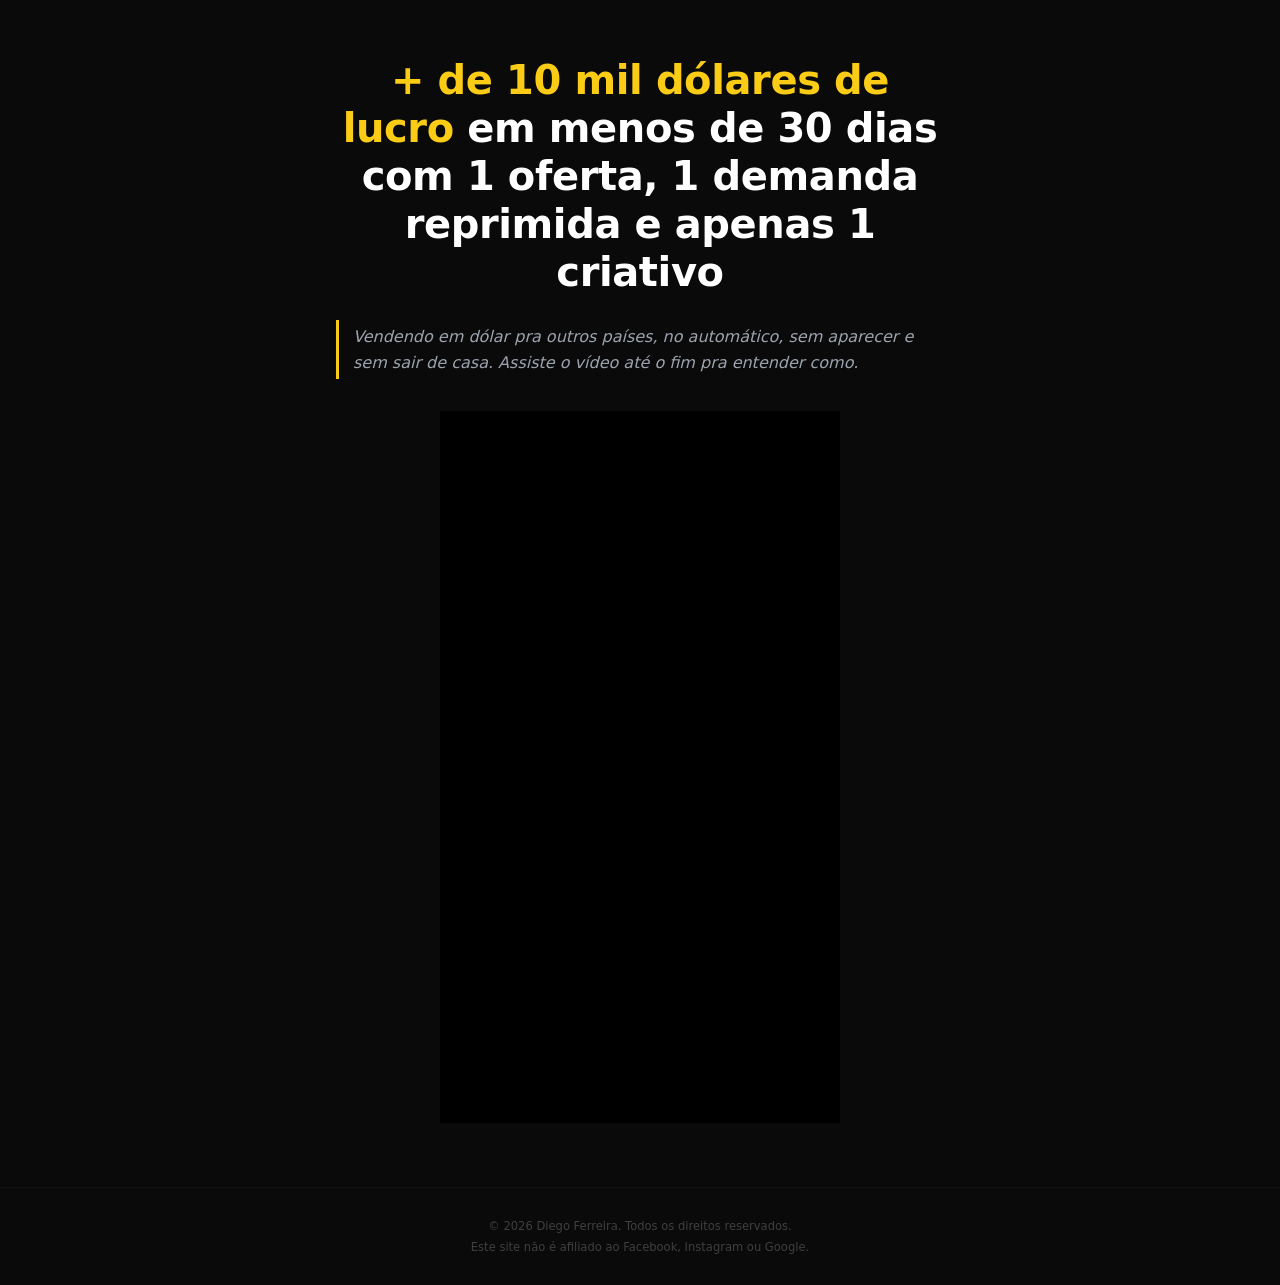
<file: index.html>
<!DOCTYPE html>
<html lang="pt-BR">
<head>
  <meta charset="UTF-8" />
  <meta name="viewport" content="width=device-width, initial-scale=1.0" />
  <meta name="description" content="+ de 10 mil dólares de lucro em menos de 30 dias com 1 oferta, 1 demanda reprimida e apenas 1 criativo." />
  <title>Dólar Automático com IA — Diego Ferreira</title>
  <link rel="icon" type="image/png" href="favicon.png" />
  <link rel="stylesheet" href="style.css" />
  <style>
    /* ── Abas (O Método / Quem é seu mentor) ── */
    .tabs-section { padding: 48px 0 16px; }
    .tabs-nav {
      display: flex;
      gap: 8px;
      background: var(--card-bg);
      border: 1px solid var(--border);
      border-radius: 14px;
      padding: 6px;
      margin-bottom: 32px;
      position: sticky;
      top: 8px;
      z-index: 5;
    }
    .tab-btn {
      flex: 1;
      background: transparent;
      color: var(--muted);
      border: 0;
      border-radius: 10px;
      padding: 12px 8px;
      font: inherit;
      font-weight: 700;
      font-size: 15px;
      cursor: pointer;
    }
    .tab-btn.is-active { background: var(--yellow); color: #111; }
    .tab-panel[hidden] { display: none; }

    .steps-flow .bonus-badge { min-width: 44px; text-align: center; }
    .country-grid {
      display: grid;
      grid-template-columns: repeat(2, 1fr);
      gap: 12px;
      margin-top: 8px;
    }
    .country-card {
      background: var(--card-bg);
      border: 1px solid var(--border);
      border-radius: 12px;
      padding: 16px;
      text-align: center;
      font-weight: 700;
    }
    .country-card span { display: block; font-size: 28px; margin-bottom: 4px; }
    .country-note { color: var(--muted); font-size: 14px; text-align: center; margin-top: 12px; }

    .student-list { display: grid; gap: 12px; }
    .student-quote {
      background: var(--card-bg);
      border: 1px solid var(--border);
      border-left: 4px solid var(--yellow);
      border-radius: 12px;
      padding: 16px 18px;
    }
    .student-quote p { margin-bottom: 6px; }
    .student-quote strong { color: var(--yellow); }

    .timeline { display: grid; gap: 14px; margin: 24px 0; }
    .timeline-item {
      background: var(--card-bg);
      border: 1px solid var(--border);
      border-radius: 12px;
      padding: 16px 18px;
    }
    .timeline-item h3 { font-size: 17px; margin-bottom: 4px; }
    .timeline-item p { color: var(--muted); font-size: 15px; }
    .timeline-tag {
      display: inline-block;
      font-size: 12px;
      font-weight: 800;
      letter-spacing: .04em;
      text-transform: uppercase;
      color: #111;
      background: var(--yellow);
      border-radius: 6px;
      padding: 2px 8px;
      margin-bottom: 8px;
    }
    .bonus-value { display: block; margin-top: 6px; font-size: 13px; color: var(--green-light); font-weight: 700; }
  </style>
</head>
<body>

  <!-- ══════════════════════════════════════════
       SEÇÃO 1 — Headline + Vídeo (sempre visível)
  ══════════════════════════════════════════ -->
  <section class="hero">
    <div class="container">

      <h1 class="headline">
        <span class="highlight">+ de 10 mil dólares de lucro</span> em menos de 30 dias com 1 oferta, 1 demanda reprimida e apenas 1 criativo
      </h1>

      <div class="subtitle-wrapper">
        <div class="subtitle-bar">
          <p class="subtitle">Vendendo em dólar pra outros países, no automático, sem aparecer e sem sair de casa. Assiste o vídeo até o fim pra entender como.</p>
        </div>
      </div>

      <div class="video-wrapper">
        <vturb-smartplayer id="vid-6af48c2f49fa01f70b9d2094" style="display: block; margin: 0 auto; width: 100%; max-width: 400px;"><div class="vturb-player-placeholder" style="position: relative; width: 100%; padding: 177.91666666666666% 0 0; z-index: 0; background-color: black;"></div></vturb-smartplayer>
        <script type="text/javascript">
          var s=document.createElement("script");
          s.src="https://scripts.converteai.net/6fde4800-0bbd-4e3d-8fdc-f037e8202187/players/6af48c2f49fa01f70b9d2094/v4/player.js", s.async=!0,document.head.appendChild(s);
        </script>
      </div>

      <div class="scroll-offer-wrapper esconder">
        <a href="#oferta" class="scroll-offer-btn">Quero entrar no Dólar Automático ↓</a>
      </div>

    </div>
  </section>

  <!-- ══════════════════════════════════════════
       ABAS — liberadas junto com o botão (7min50s)
  ══════════════════════════════════════════ -->
  <section class="tabs-section esconder">
    <div class="container">

      <div class="tabs-nav" role="tablist">
        <button class="tab-btn is-active" role="tab" id="tab-metodo" aria-controls="painel-metodo" aria-selected="true">O Método</button>
        <button class="tab-btn" role="tab" id="tab-mentor" aria-controls="painel-mentor" aria-selected="false">Quem é seu mentor</button>
      </div>

      <!-- ── ABA 1: O Método ── -->
      <div class="tab-panel" id="painel-metodo" role="tabpanel" aria-labelledby="tab-metodo">

        <h2 class="section-title">
          O <span class="highlight">loop infinito</span> do digital
        </h2>
        <p class="section-subtitle">A maioria das pessoas fica presa testando coisas que funcionavam no passado e hoje estão saturadas:</p>

        <div class="bonus-list">
          <div class="bonus-card">
            <span class="bonus-badge" style="background:#ef4444;">❌</span>
            <div class="bonus-content">
              <h3>Testar produto atrás de produto</h3>
              <p>Sempre na esperança de um dar certo e escalar — e na maioria das vezes ficando no prejuízo.</p>
            </div>
          </div>
          <div class="bonus-card">
            <span class="bonus-badge" style="background:#ef4444;">❌</span>
            <div class="bonus-content">
              <h3>Vender só no Brasil</h3>
              <p>Mercado saturado, cheio de golpe, onde quase ninguém compra mais — e ainda em real, uma moeda fraca.</p>
            </div>
          </div>
          <div class="bonus-card">
            <span class="bonus-badge" style="background:#ef4444;">❌</span>
            <div class="bonus-content">
              <h3>Achar que é só trabalhar mais</h3>
              <p>Ficar o dia todo na frente do computador não traz resultado. O que traz é estratégia.</p>
            </div>
          </div>
        </div>

        <hr class="divider" />

        <h2 class="section-title">
          A saída: <span class="highlight">demanda reprimida</span>
        </h2>
        <p class="section-subtitle">É quando você encontra um público que já está aquecido, que já quer comprar um produto — e você se posiciona pra vender pra ele. De forma automática, sem aparecer e de qualquer lugar.</p>

        <div class="comparison-grid">
          <div class="comparison-card comparison-card--bad">
            <span class="comparison-emoji">🇧🇷</span>
            <p class="comparison-label">Vender em real</p>
            <p class="comparison-value comparison-value--bad">R$ 1</p>
            <p class="comparison-desc">Mercado saturado e moeda fraca.</p>
          </div>
          <div class="comparison-vs">VS</div>
          <div class="comparison-card comparison-card--good">
            <span class="comparison-emoji">💵</span>
            <p class="comparison-label">Vender em dólar</p>
            <p class="comparison-value comparison-value--good">US$ 1 ≈ R$ 5</p>
            <p class="comparison-desc">Países inexplorados, onde pouca gente "sujou" o mercado.</p>
          </div>
        </div>

        <hr class="divider" />

        <h2 class="section-title">
          Como a <span class="highlight">venda automática</span> acontece
        </h2>
        <p class="section-subtitle">Não é mágica. É uma estrutura bem desenhada:</p>

        <div class="bonus-list steps-flow">
          <div class="bonus-card">
            <span class="bonus-badge" style="background:#ea580c;">1</span>
            <div class="bonus-content">
              <h3>1 demanda reprimida</h3>
              <p>Você encontra as pessoas que já querem comprar — com um método baseado no que está acontecendo no mercado, não no "achismo".</p>
            </div>
          </div>
          <div class="bonus-card">
            <span class="bonus-badge" style="background:#ea580c;">2</span>
            <div class="bonus-content">
              <h3>1 oferta validada</h3>
              <p>Um produto que casa com essa demanda. A gente ensina como escolher.</p>
            </div>
          </div>
          <div class="bonus-card">
            <span class="bonus-badge" style="background:#ea580c;">3</span>
            <div class="bonus-content">
              <h3>1 criativo validado</h3>
              <p>Tirado do nosso banco de criativos validados — você se baseia no que já vende.</p>
            </div>
          </div>
          <div class="bonus-card">
            <span class="bonus-badge" style="background:#ea580c;">4</span>
            <div class="bonus-content">
              <h3>O robô atende e vende</h3>
              <p>As mensagens chegam no seu funil, o robô responde, a pessoa compra e o dinheiro entra em dólar — e também no Pix, PayPal, Stripe e Hotmart.</p>
            </div>
          </div>
        </div>

        <hr class="divider" />

        <h2 class="section-title">
          Alguns dos países que <span class="highlight">mais vendem</span>
        </h2>
        <div class="country-grid">
          <div class="country-card"><span>🇨🇷</span>Costa Rica</div>
          <div class="country-card"><span>🇮🇹</span>Itália</div>
          <div class="country-card"><span>🇫🇷</span>França</div>
          <div class="country-card"><span>🇵🇹</span>Portugal</div>
        </div>
        <p class="country-note">Compras saindo por até US$ 0,33 no gerenciador. E a venda acontece no mundo todo.</p>

        <hr class="divider" />

        <h2 class="section-title">
          Resultados de <span class="highlight">alunos</span>
        </h2>
        <div class="student-list">
          <div class="student-quote">
            <p><strong>Lucas</strong> · aluno do Dólar Automático</p>
            <p>Recebeu a estrutura validada, ajustou as campanhas e já estava vendendo desde o segundo dia de operação.</p>
          </div>
          <div class="student-quote">
            <p><strong>Patrick</strong> · aluno da mentoria</p>
            <p>Começou a rodar dia 28 de julho e em menos de uma semana já tinha vendas no Pix, Stripe, PayPal e Hotmart — incluindo um Pix de R$ 500 no segundo dia de anúncio.</p>
          </div>
          <div class="student-quote">
            <p><strong>David</strong> · premiado pela Hotmart</p>
            <p>Faturou os primeiros R$ 10 mil em 17 dias e recebeu a premiação da Hotmart.</p>
          </div>
        </div>

      </div>

      <!-- ── ABA 2: Quem é seu mentor ── -->
      <div class="tab-panel" id="painel-mentor" role="tabpanel" aria-labelledby="tab-mentor" hidden>

        <h2 class="section-title">
          Prazer, eu sou o <span class="highlight">Diego Ferreira</span>
        </h2>

        <p class="bio-text">
          Há um ano e meio eu ainda era CLT, ganhando um salário só, no interior de São Paulo. Eu caí no mesmo erro que quase todo mundo: ficava testando produto atrás de produto, fazia uma venda aqui e outra ali, mas nada que me tirasse do CLT. Na maioria das vezes, eu ficava no prejuízo.
        </p>

        <div class="timeline">
          <div class="timeline-item">
            <span class="timeline-tag">De onde eu vim</span>
            <h3>CLT, 1 salário, interior de SP</h3>
            <p>Trabalhava incansavelmente, testava de tudo no digital e não conseguia uma renda previsível.</p>
          </div>
          <div class="timeline-item">
            <span class="timeline-tag">A virada</span>
            <h3>Parei de trabalhar mais e comecei a pensar estrategicamente</h3>
            <p>Foquei em demandas reprimidas e passei a vender em dólar pra países inexplorados, no automático.</p>
          </div>
          <div class="timeline-item">
            <span class="timeline-tag">Onde cheguei</span>
            <h3>Vivo do digital em Florianópolis</h3>
            <p>Moro em uma das ilhas mais caras do país, trabalho de casa com vista pro mar e a operação continua rodando mesmo quando eu vou pra praia.</p>
          </div>
        </div>

        <div class="stats-grid">
          <div class="stat-card">
            <span class="stat-number">+R$ 50 mil</span>
            <span class="stat-label">de lucro em 3 meses em uma das contas de anúncio</span>
          </div>
          <div class="stat-card">
            <span class="stat-number">US$ 3.000</span>
            <span class="stat-label">em 3 meses em uma única conta, com uma única oferta</span>
          </div>
        </div>

        <p class="bio-text">
          Com esse método eu conquistei meu apartamento em Floripa, meu setup de trabalho e coisas que antes eram só sonho. Hoje eu dou uma mentoria individual de R$ 10.000 ensinando exatamente essa estratégia — e foi ela que eu transformei no curso gravado que você vai ver abaixo.
        </p>

        <div class="antes-depois-section">
          <p class="antes-depois-label">Antes — Interior de SP</p>
          <div class="antes-depois-row" style="--cols:2;">
            <div class="antes-depois-photo"><img src="images/antes-1.jpg" alt="Diego antes, no interior de SP" /></div>
            <div class="antes-depois-photo"><img src="images/antes-2.jpg" alt="Diego antes, no interior de SP" /></div>
          </div>

          <p class="antes-depois-label">Depois — Florianópolis</p>
          <div class="antes-depois-row" style="--cols:3;">
            <div class="antes-depois-photo"><img src="images/depois-1.jpg" alt="Diego hoje, em Florianópolis" /></div>
            <div class="antes-depois-photo"><img src="images/depois-2.jpg" alt="Diego hoje, em Florianópolis" /></div>
            <div class="antes-depois-photo"><img src="images/depois-3.jpg" alt="Diego hoje, em Florianópolis" /></div>
          </div>
        </div>

      </div>

    </div>
  </section>

  <hr class="divider esconder" />

  <!-- ══════════════════════════════════════════
       BÔNUS (de acordo com o vídeo)
  ══════════════════════════════════════════ -->
  <section class="bonuses esconder">
    <div class="container">

      <h2 class="section-title">
        Tudo que você <span class="highlight">leva hoje</span>
      </h2>
      <p class="section-subtitle">Além do curso gravado com o método completo de vendas em dólar:</p>

      <div class="bonus-list">
        <div class="bonus-card">
          <span class="bonus-badge">Bônus 1</span>
          <div class="bonus-content">
            <h3>Fluxo validado de atendimento — copia, cola e sobe</h3>
            <p>O mesmo funil de atendimento com robô que eu uso. Você copia e coloca pra rodar com apenas um clique.</p>
          </div>
        </div>
        <div class="bonus-card">
          <span class="bonus-badge">Bônus 2</span>
          <div class="bonus-content">
            <h3>O modelo de IA que sobe as minhas campanhas</h3>
            <p>A mesma IA que eu uso pra subir os anúncios da minha operação.</p>
          </div>
        </div>
        <div class="bonus-card">
          <span class="bonus-badge">Bônus 3</span>
          <div class="bonus-content">
            <h3>Suporte comigo e com a minha equipe</h3>
            <p>Acesso ao meu número pra suporte. A gente analisa o seu criativo antes de você subir, pra você não torrar dinheiro à toa.</p>
          </div>
        </div>
        <div class="bonus-card">
          <span class="bonus-badge">Bônus 4</span>
          <div class="bonus-content">
            <h3>Grupo VIP de networking</h3>
            <p>Pessoas que vendem no digital, trocando dicas e fechando parcerias.</p>
            <span class="bonus-value">Vendido a R$ 200 · grátis no lançamento</span>
          </div>
        </div>
      </div>

    </div>
  </section>

  <hr class="divider esconder" />

  <!-- ══════════════════════════════════════════
       OFERTA + GARANTIA + CTA
  ══════════════════════════════════════════ -->
  <section class="cta-section esconder" id="oferta">
    <div class="container">

      <p class="cta-eyebrow">Preço de lançamento — o valor vai aumentar</p>

      <div class="cta-offer-box">
        <p class="cta-offer-title">Dólar Automático com IA — curso gravado + 4 bônus</p>

        <p class="cta-price-old">Mentoria individual: R$ 10.000</p>
        <p class="cta-price-label">No curso gravado, por apenas</p>

        <div class="cta-price-block">
          <p class="cta-installments">12x de <strong>R$ 9,90</strong></p>
          <p class="cta-cash">ou R$ 97,00 à vista</p>
        </div>

        <a href="https://pay.kirvano.com/c48e32d5-9527-49c5-bbaa-27e4a9c68970" class="cta-btn">
          QUERO VENDER EM DÓLAR NO AUTOMÁTICO
          <span class="cta-btn-sub">Curso + fluxo validado + IA de campanhas + suporte + grupo VIP</span>
        </a>

        <p class="guarantee">
          <span class="guarantee-icon">🛡</span>
          Garantia incondicional de 7 dias: se não gostar, devolvemos cada centavo. O risco é todo meu.
        </p>
      </div>

    </div>
  </section>

  <footer>
    <div class="container">
      <p>© 2026 Diego Ferreira. Todos os direitos reservados.</p>
      <p>Este site não é afiliado ao Facebook, Instagram ou Google.</p>
    </div>
  </footer>

  <script>
    /* ── Vturb: revelar abas, bônus e botão de compra aos 470s (7min50s) ── */
    (function () {
      var delaySeconds = 470;
      var revealed = false;

      function revealFallback() {
        if (revealed) return;
        revealed = true;
        document.querySelectorAll(".esconder").forEach(function (el) {
          el.classList.remove("esconder");
        });
      }

      var player = document.querySelector("vturb-smartplayer");
      if (player) {
        player.addEventListener("player:ready", function () {
          revealed = true;
          player.displayHiddenElements(delaySeconds, [".esconder"], { persist: true });
        });
      }

      /* Plano B: garante que o botão aparece mesmo se o player não avisar
         que está pronto (bloqueador de anúncio, script lento, etc). */
      setTimeout(revealFallback, (delaySeconds + 5) * 1000);
    })();

    /* ── Abas ── */
    (function () {
      var buttons = document.querySelectorAll(".tab-btn");
      buttons.forEach(function (btn) {
        btn.addEventListener("click", function () {
          buttons.forEach(function (b) {
            var active = b === btn;
            b.classList.toggle("is-active", active);
            b.setAttribute("aria-selected", active ? "true" : "false");
            document.getElementById(b.getAttribute("aria-controls")).hidden = !active;
          });
        });
      });
    })();
  </script>

</body>
</html>
</file>
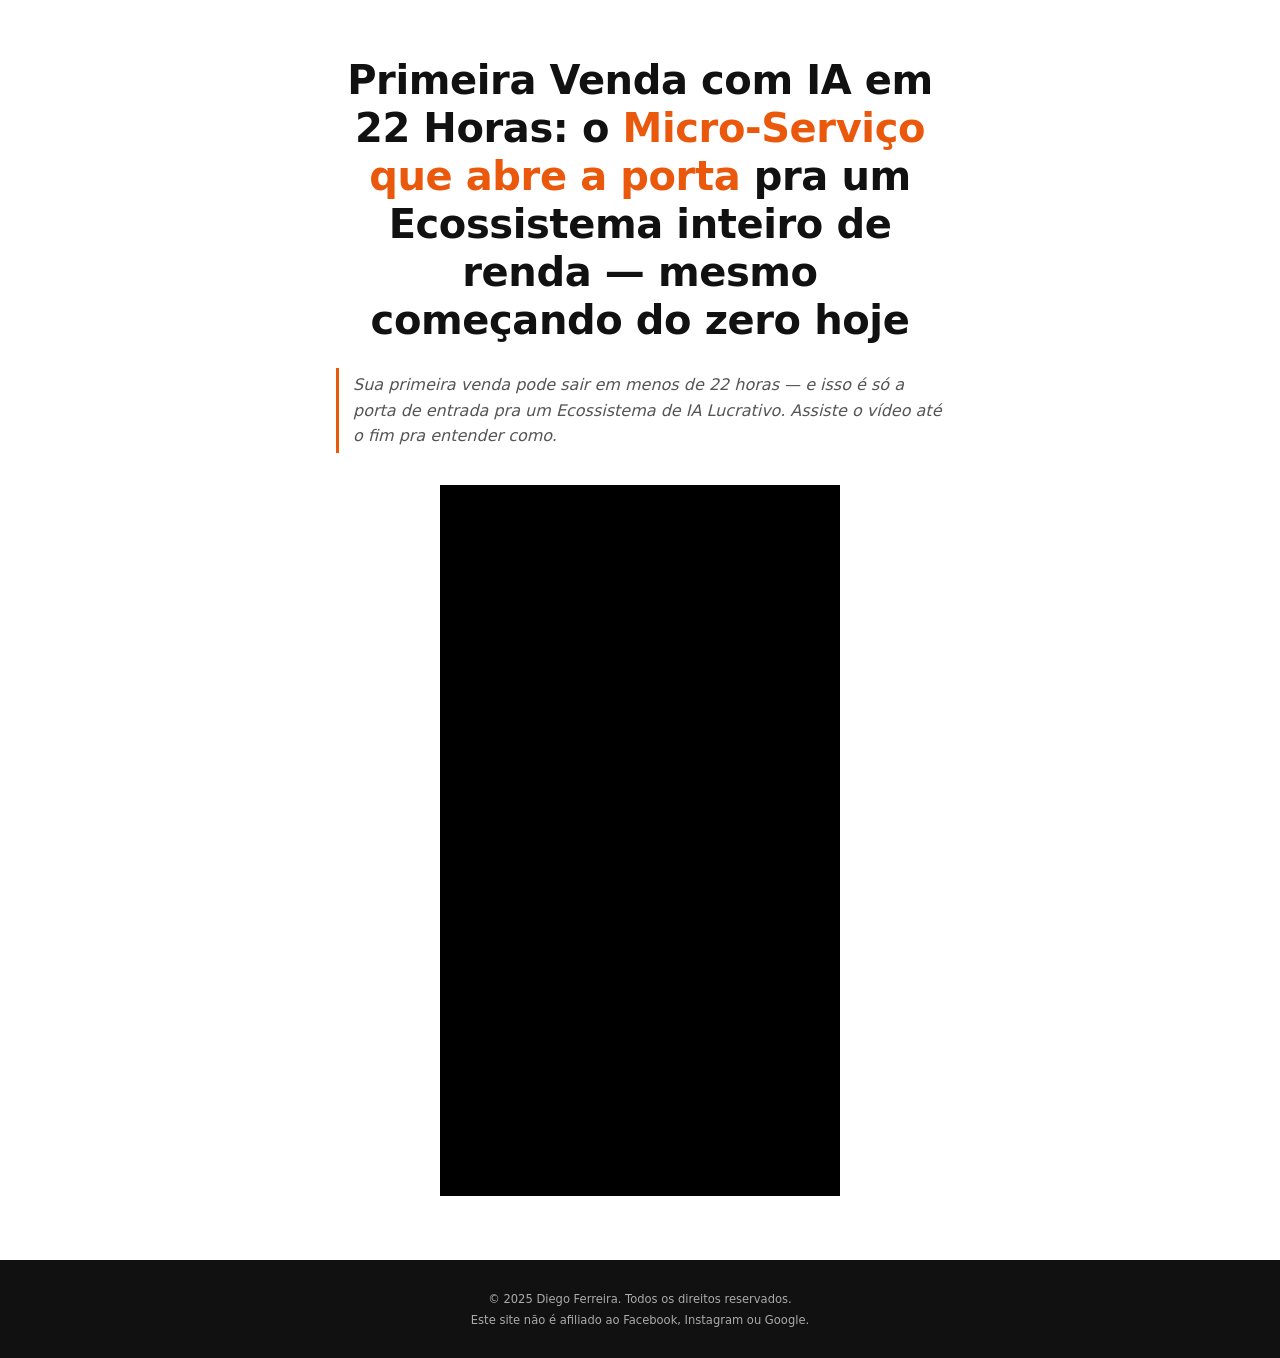
<file: b/index.html>
<!DOCTYPE html>
<html lang="pt-BR">
<head>
  <meta charset="UTF-8" />
  <meta name="viewport" content="width=device-width, initial-scale=1.0" />
  <meta name="description" content="Aprenda a criar e vender um serviço simples usando ferramentas de inteligência artificial." />
  <meta property="og:type" content="website" />
  <meta property="og:url" content="https://ecossistemadeprodutosia.com.br/b/" />
  <meta property="og:title" content="Ecossistema de IA — Diego Ferreira" />
  <meta property="og:description" content="Aprenda a criar e vender um serviço simples usando ferramentas de inteligência artificial." />
  <meta property="og:image" content="https://ecossistemadeprodutosia.com.br/images/antes-1.jpg" />
  <title>Ecossistema de IA — Diego Ferreira</title>
  <link rel="icon" type="image/png" href="../favicon.png" />
  <link rel="stylesheet" href="../style.css" />
  <style>
    :root {
      --bg: #ffffff;
      --bg-alt: #f5f5f5;
      --text: #111111;
      --muted: #555555;
      --yellow: #ea580c;
      --card-bg: #f0f0f0;
      --border: #e0e0e0;
      --green: #16a34a;
      --green-hover: #15803d;
    }
    body { background-color: #ffffff; color: #111111; }
    .divider { border-top-color: #e0e0e0; }
    .bonus-card:hover { border-color: #bbb; }
    .cta-section { background: #f5f5f5; }
    .cta-offer-box { background: #ffffff; border: 1px solid #e0e0e0; }
    footer { background: #111111; color: #aaaaaa; }
    .comparison-card--bad { background: #fff0f0; border-color: #fecaca; }
    .comparison-card--good { background: #f0fff4; border-color: #bbf7d0; }
    .subtitle-bar { border-left-color: #ea580c; }
  </style>
  <!-- Meta Pixel (Escaludos) -->
  <script>
    !function(f,b,e,v,n,t,s){if(f.fbq)return;n=f.fbq=function(){n.callMethod?
    n.callMethod.apply(n,arguments):n.queue.push(arguments)};if(!f._fbq)f._fbq=n;
    n.push=n;n.loaded=!0;n.version='2.0';n.queue=[];t=b.createElement(e);t.async=!0;
    t.src=v;s=b.getElementsByTagName(e)[0];s.parentNode.insertBefore(t,s)}(window,
    document,'script','https://connect.facebook.net/en_US/fbevents.js');
    fbq('init', '1674222727562223');
    fbq('track', 'PageView');
  </script>
  <noscript><img height="1" width="1" style="display:none" src="https://www.facebook.com/tr?id=1674222727562223&ev=PageView&noscript=1" /></noscript>
</head>
<body data-delay-seconds="410">

  <!-- ══════════════════════════════════════════
       SEÇÃO 1 — Headline + Vídeo
  ══════════════════════════════════════════ -->
  <section class="hero">
    <div class="container">

      <h1 class="headline">
        Primeira Venda com IA em 22 Horas: o <span class="highlight">Micro-Serviço que abre a porta</span> pra um Ecossistema inteiro de renda — mesmo começando do zero hoje
      </h1>

      <div class="subtitle-wrapper">
        <div class="subtitle-bar">
          <p class="subtitle">Sua primeira venda pode sair em menos de 22 horas — e isso é só a porta de entrada pra um Ecossistema de IA Lucrativo. Assiste o vídeo até o fim pra entender como.</p>
        </div>
      </div>

      <div class="video-wrapper">
        <vturb-smartplayer id="vid-69797b8111ded71009584604" style="display: block; margin: 0 auto; width: 100%; max-width: 400px;"><div class="vturb-player-placeholder" style="position: relative; width: 100%; padding: 177.77777777777777% 0 0; z-index: 0; background-color: black;"></div></vturb-smartplayer>
        <script type="text/javascript">
          var s=document.createElement("script");
          s.src="https://scripts.converteai.net/6fde4800-0bbd-4e3d-8fdc-f037e8202187/players/69797b8111ded71009584604/v4/player.js", s.async=!0,document.head.appendChild(s);
        </script>
      </div>

      <div class="scroll-offer-wrapper esconder">
        <a href="#oferta" class="scroll-offer-btn">Ver a oferta completa ↓</a>
      </div>

    </div>
  </section>

  <hr class="divider esconder" />

  <!-- ══════════════════════════════════════════
       SEÇÃO 2 — Ruptura de Crença
  ══════════════════════════════════════════ -->
  <section class="bonuses esconder">
    <div class="container">

      <h2 class="section-title">
        A Verdade Que <span class="highlight">Ninguém Te Conta</span>
      </h2>
      <p class="section-subtitle">Enquanto você tenta de tudo, a maioria comete sempre os mesmos 4 erros:</p>

      <div class="bonus-list">

        <div class="bonus-card">
          <span class="bonus-badge" style="background:#ef4444;">❌</span>
          <div class="bonus-content">
            <h3>Vender produto avulso sem estrutura</h3>
            <p>Você vende uma coisa isolada e, quando esgota, precisa começar do zero de novo.</p>
          </div>
        </div>

        <div class="bonus-card">
          <span class="bonus-badge" style="background:#ef4444;">❌</span>
          <div class="bonus-content">
            <h3>Copiar criativo sem entender o mecanismo</h3>
            <p>Copia o anúncio de outra pessoa sem saber por que ele funciona — e ele para de funcionar do nada.</p>
          </div>
        </div>

        <div class="bonus-card">
          <span class="bonus-badge" style="background:#ef4444;">❌</span>
          <div class="bonus-content">
            <h3>Depender só de tráfego pago sem ecossistema</h3>
            <p>Se a conta de anúncio cai ou o custo sobe, a sua renda cai junto — porque não existe mais nada por trás.</p>
          </div>
        </div>

        <div class="bonus-card">
          <span class="bonus-badge" style="background:#ef4444;">❌</span>
          <div class="bonus-content">
            <h3>Testar 10 nichos diferentes sem validação</h3>
            <p>Gasta meses pulando de nicho em nicho sem nunca validar de verdade se existe demanda.</p>
          </div>
        </div>

      </div>
    </div>
  </section>

  <hr class="divider esconder" />

  <!-- ══════════════════════════════════════════
       SEÇÃO 3 — Método: 22H (vitória rápida) + Ecossistema
  ══════════════════════════════════════════ -->
  <section class="bonuses esconder">
    <div class="container">

      <h2 class="section-title">
        22 Horas é Só o Começo. <span class="highlight">Veja o Resto do Caminho.</span>
      </h2>
      <p class="section-subtitle">Você não precisa de experiência, equipamento ou habilidade técnica. O método te guia passo a passo:</p>

      <div class="bonus-list">

        <div class="bonus-card">
          <span class="bonus-badge" style="background:#ea580c;">Passo 1</span>
          <div class="bonus-content">
            <h3>Assiste às aulas e valida seu primeiro micro-serviço</h3>
            <p>Aulas curtas e diretas mostram exatamente qual micro-serviço criar e como configurar tudo — sem câmera, sem aparecer, sem enrolação.</p>
          </div>
        </div>

        <div class="bonus-card">
          <span class="bonus-badge" style="background:#ea580c;">Passo 2</span>
          <div class="bonus-content">
            <h3>Monta a estrutura pra vender esse micro-serviço</h3>
            <p>O método mostra onde e como anunciar pra quem já está procurando isso — você não precisa convencer ninguém, só colocar no ar.</p>
          </div>
        </div>

        <div class="bonus-card">
          <span class="bonus-badge" style="background:#ea580c;">Passo 3</span>
          <div class="bonus-content">
            <h3>Recebe sua primeira venda em menos de 22 horas</h3>
            <p>Essa é a prova rápida de que o método funciona — o investimento se paga sozinho na primeira transação.</p>
          </div>
        </div>

        <div class="bonus-card">
          <span class="bonus-badge" style="background:#ea580c;">Passo 4</span>
          <div class="bonus-content">
            <h3>Descobre que essa primeira venda é só o "Step 1"</h3>
            <p>Esse micro-serviço validado abre a porta pra um Ecossistema de IA Lucrativo inteiro — outros micro-serviços pra vender pra quem já comprou de você.</p>
          </div>
        </div>

      </div>
    </div>
  </section>

  <hr class="divider esconder" />

  <!-- ══════════════════════════════════════════
       SEÇÃO 4 — Benefícios (o que você vai dominar)
  ══════════════════════════════════════════ -->
  <section class="bonuses esconder">
    <div class="container">

      <h2 class="section-title">
        O Que Você Vai <span class="highlight">Dominar</span>
      </h2>

      <div class="bonus-list">

        <div class="bonus-card">
          <span class="bonus-badge">1</span>
          <div class="bonus-content">
            <h3>Como montar a estrutura pra vender o micro-serviço validado</h3>
          </div>
        </div>

        <div class="bonus-card">
          <span class="bonus-badge">2</span>
          <div class="bonus-content">
            <h3>Como usar esse primeiro serviço pra abrir venda de outros micro-serviços</h3>
          </div>
        </div>

        <div class="bonus-card">
          <span class="bonus-badge">3</span>
          <div class="bonus-content">
            <h3>Como validar demanda antes de gastar em tráfego</h3>
          </div>
        </div>

        <div class="bonus-card">
          <span class="bonus-badge">4</span>
          <div class="bonus-content">
            <h3>Como escalar sem precisar aparecer</h3>
          </div>
        </div>

      </div>
    </div>
  </section>

  <hr class="divider esconder" />

  <!-- ══════════════════════════════════════════
       SEÇÃO 5 — Prova Social (não alterado, só reposicionado)
  ══════════════════════════════════════════ -->
  <section class="social-proof esconder">
    <div class="container">

      <h2 class="section-title">
        Não Acredite em Mim. <span class="highlight">Acredite nos Números.</span>
      </h2>

      <div class="stats-grid">
        <div class="stat-card">
          <span class="stat-number">R$12.000</span>
          <span class="stat-label">de lucro em um único mês de dezembro</span>
        </div>
        <div class="stat-card">
          <span class="stat-number">+R$700 mil</span>
          <span class="stat-label">faturados nos últimos 4 meses</span>
        </div>
      </div>

      <p class="bio-text">
        Diego, ex-CLT que morava no interior de São Paulo e hoje mora bem na capital com a maior qualidade de vida do país. Trabalho de casa, sem chefe: com um celular e acesso à internet, vendo micro-serviços simples feitos com IA pra todo o Brasil, morando na ilha mais cara do país. Tudo isso começando do zero, só com força de vontade e a certeza de que era possível.
      </p>

      <!--
        FOTOS "ANTES E DEPOIS"
        Pra trocar um placeholder pela foto real, troque o
        <div class="antes-depois-photo"><span class="placeholder-icon">📷</span></div>
        por:
        <div class="antes-depois-photo"><img src="../images/antes-1.jpg" alt="Antes" /></div>
        Nomes esperados na pasta images/: antes-1.jpg, antes-2.jpg, depois-1.jpg, depois-2.jpg, depois-3.jpg
      -->
      <div class="antes-depois-section">

        <p class="antes-depois-label">Antes — Interior de SP</p>
        <div class="antes-depois-row" style="--cols:2;">
          <div class="antes-depois-photo"><img src="../images/antes-1.jpg" alt="Antes" /></div>
          <div class="antes-depois-photo"><img src="../images/antes-2.jpg" alt="Antes" /></div>
        </div>

        <p class="antes-depois-label">Depois — Florianópolis, 24 anos</p>
        <div class="antes-depois-row" style="--cols:3;">
          <div class="antes-depois-photo"><img src="../images/depois-1.jpg" alt="Depois" /></div>
          <div class="antes-depois-photo"><img src="../images/depois-2.jpg" alt="Depois" /></div>
          <div class="antes-depois-photo"><img src="../images/depois-3.jpg" alt="Depois" /></div>
        </div>

      </div>

    </div>
  </section>

  <hr class="divider esconder" />

  <!-- ══════════════════════════════════════════
       SEÇÃO 5.1 — Depoimentos em Vídeo (não alterado, só reposicionado)
       Clique abre o vídeo na própria página (modal)
  ══════════════════════════════════════════ -->
  <section class="testimonials esconder">
    <div class="container">

      <h2 class="section-title">
        Resultados Reais de <span class="highlight">Alunos Reais</span>
      </h2>

      <div class="testimonials-grid">

        <div class="testimonial-card" data-video-id="Qhf8FQizGDg" role="button" tabindex="0">
          <div class="thumbnail">
            <img src="https://img.youtube.com/vi/Qhf8FQizGDg/hqdefault.jpg" alt="Depoimento Lais" loading="lazy" />
            <div class="play-overlay"><div class="play-icon">▶</div></div>
          </div>
          <div class="testimonial-info">
            <p class="student-name">Lais</p>
            <p class="student-result">Mãe de 2 filhos que mudou de vida</p>
          </div>
        </div>

        <div class="testimonial-card" data-video-id="c9J3WzrY6k8" role="button" tabindex="0">
          <div class="thumbnail">
            <img src="https://img.youtube.com/vi/c9J3WzrY6k8/hqdefault.jpg" alt="Depoimento Sanderson" loading="lazy" />
            <div class="play-overlay"><div class="play-icon">▶</div></div>
          </div>
          <div class="testimonial-info">
            <p class="student-name">Sanderson</p>
            <p class="student-result">Vende para fora do Brasil</p>
          </div>
        </div>

        <div class="testimonial-card" data-video-id="1oNRPJDde38" role="button" tabindex="0">
          <div class="thumbnail">
            <img src="https://img.youtube.com/vi/1oNRPJDde38/hqdefault.jpg" alt="Depoimento Alexandre" loading="lazy" />
            <div class="play-overlay"><div class="play-icon">▶</div></div>
          </div>
          <div class="testimonial-info">
            <p class="student-name">Alexandre</p>
            <p class="student-result">Ex motoboy, hoje ganha +R$10k no digital</p>
          </div>
        </div>

        <div class="testimonial-card" data-video-id="gWBlWsoIwe8" role="button" tabindex="0">
          <div class="thumbnail">
            <img src="https://img.youtube.com/vi/gWBlWsoIwe8/hqdefault.jpg" alt="Depoimento Gustavo" loading="lazy" />
            <div class="play-overlay"><div class="play-icon">▶</div></div>
          </div>
          <div class="testimonial-info">
            <p class="student-name">Gustavo</p>
            <p class="student-result">Começou do zero</p>
          </div>
        </div>

        <div class="testimonial-card" data-video-id="AwCBD-ntYsQ" role="button" tabindex="0">
          <div class="thumbnail">
            <img src="https://img.youtube.com/vi/AwCBD-ntYsQ/hqdefault.jpg" alt="Depoimento Jéssica" loading="lazy" />
            <div class="play-overlay"><div class="play-icon">▶</div></div>
          </div>
          <div class="testimonial-info">
            <p class="student-name">Jéssica</p>
            <p class="student-result">Queria outro produto pra vender e encontrou</p>
          </div>
        </div>

        <div class="testimonial-card" data-video-id="naBGbLtO6Nc" role="button" tabindex="0">
          <div class="thumbnail">
            <img src="https://img.youtube.com/vi/naBGbLtO6Nc/hqdefault.jpg" alt="Depoimento João Santos" loading="lazy" />
            <div class="play-overlay"><div class="play-icon">▶</div></div>
          </div>
          <div class="testimonial-info">
            <p class="student-name">João Santos</p>
            <p class="student-result">Investiu R$60 e voltou R$340</p>
          </div>
        </div>

        <div class="testimonial-card" data-video-id="lZM8tSM47xQ" role="button" tabindex="0">
          <div class="thumbnail">
            <img src="https://img.youtube.com/vi/lZM8tSM47xQ/hqdefault.jpg" alt="Depoimento Ralph" loading="lazy" />
            <div class="play-overlay"><div class="play-icon">▶</div></div>
          </div>
          <div class="testimonial-info">
            <p class="student-name">Ralph</p>
            <p class="student-result">Nunca tinha vendido fotos</p>
          </div>
        </div>

        <div class="testimonial-card" data-video-id="MqjEJqvOIRM" role="button" tabindex="0">
          <div class="thumbnail">
            <img src="https://img.youtube.com/vi/MqjEJqvOIRM/hqdefault.jpg" alt="Depoimento Gilmário" loading="lazy" />
            <div class="play-overlay"><div class="play-icon">▶</div></div>
          </div>
          <div class="testimonial-info">
            <p class="student-name">Gilmário</p>
            <p class="student-result">Vende pacotes para empresas</p>
          </div>
        </div>

        <div class="testimonial-card" data-video-id="cRlRQBFmtG8" role="button" tabindex="0">
          <div class="thumbnail">
            <img src="https://img.youtube.com/vi/cRlRQBFmtG8/hqdefault.jpg" alt="Depoimento Priscila" loading="lazy" />
            <div class="play-overlay"><div class="play-icon">▶</div></div>
          </div>
          <div class="testimonial-info">
            <p class="student-name">Priscila</p>
            <p class="student-result">Testou vários métodos — só esse deu certo</p>
          </div>
        </div>

        <div class="testimonial-card" data-video-id="YQYMsAu5ndo" role="button" tabindex="0">
          <div class="thumbnail">
            <img src="https://img.youtube.com/vi/YQYMsAu5ndo/hqdefault.jpg" alt="Depoimento Matheus" loading="lazy" />
            <div class="play-overlay"><div class="play-icon">▶</div></div>
          </div>
          <div class="testimonial-info">
            <p class="student-name">Matheus</p>
            <p class="student-result">Foi demitido e criou nova fonte de renda</p>
          </div>
        </div>

        <div class="testimonial-card" data-video-id="AFOQeNowCWo" role="button" tabindex="0">
          <div class="thumbnail">
            <img src="https://img.youtube.com/vi/AFOQeNowCWo/hqdefault.jpg" alt="Depoimento Arcilio" loading="lazy" />
            <div class="play-overlay"><div class="play-icon">▶</div></div>
          </div>
          <div class="testimonial-info">
            <p class="student-name">Arcilio</p>
            <p class="student-result">Fez as primeiras vendas no digital</p>
          </div>
        </div>

      </div>
    </div>
  </section>

  <hr class="divider esconder" />

  <!-- ══════════════════════════════════════════
       SEÇÃO 5.2 — Depoimentos (prints do grupo de WhatsApp)
       Carrossel: arraste os cards pra ver mais.
       Pra trocar um placeholder pela imagem real, troque o
       <div class="carousel-item"><span class="placeholder-icon">📷</span></div>
       por:
       <div class="carousel-item"><img src="../images/depoimentos-whatsapp/NOME-DO-ARQUIVO.jpg" alt="Depoimento" /></div>
  ══════════════════════════════════════════ -->
  <section class="testimonials esconder">
    <div class="container">

      <h2 class="section-title">
        <span class="highlight">Depoimentos</span>
      </h2>
      <p class="section-subtitle">50 depoimentos só nos últimos 3 meses. Arraste pro lado para ver mais →</p>

      <div class="carousel-wrapper">
        <div class="carousel-item"><img src="../images/depoimentos-whatsapp/img_0120.jpg" alt="Depoimento de aluno" /></div>
        <div class="carousel-item"><img src="../images/depoimentos-whatsapp/img_0122.jpg" alt="Depoimento de aluno" /></div>
        <div class="carousel-item"><img src="../images/depoimentos-whatsapp/img_0123.jpg" alt="Depoimento de aluno" /></div>
        <div class="carousel-item"><img src="../images/depoimentos-whatsapp/img_0128.jpg" alt="Depoimento de aluno" /></div>
        <div class="carousel-item"><img src="../images/depoimentos-whatsapp/img_0138.jpg" alt="Depoimento de aluno" /></div>
        <div class="carousel-item"><img src="../images/depoimentos-whatsapp/img_0139.jpg" alt="Depoimento de aluno" /></div>
        <div class="carousel-item"><img src="../images/depoimentos-whatsapp/img_0140.jpg" alt="Depoimento de aluno" /></div>
        <div class="carousel-item"><img src="../images/depoimentos-whatsapp/img_0380.jpg" alt="Depoimento de aluno" /></div>
        <div class="carousel-item"><img src="../images/depoimentos-whatsapp/img_0427.jpg" alt="Depoimento de aluno" /></div>
        <div class="carousel-item"><img src="../images/depoimentos-whatsapp/img_0430.jpg" alt="Depoimento de aluno" /></div>
        <div class="carousel-item"><img src="../images/depoimentos-whatsapp/img_0431.jpg" alt="Depoimento de aluno" /></div>
        <div class="carousel-item"><img src="../images/depoimentos-whatsapp/img_0433.jpg" alt="Depoimento de aluno" /></div>
        <div class="carousel-item"><img src="../images/depoimentos-whatsapp/img_0435.jpg" alt="Depoimento de aluno" /></div>
        <div class="carousel-item"><img src="../images/depoimentos-whatsapp/img_0637.jpg" alt="Depoimento de aluno" /></div>
        <div class="carousel-item"><img src="../images/depoimentos-whatsapp/img_0655.jpg" alt="Depoimento de aluno" /></div>
        <div class="carousel-item"><img src="../images/depoimentos-whatsapp/img_0661.jpg" alt="Depoimento de aluno" /></div>
        <div class="carousel-item"><img src="../images/depoimentos-whatsapp/img_0696.jpg" alt="Depoimento de aluno" /></div>
        <div class="carousel-item"><img src="../images/depoimentos-whatsapp/img_0706.jpg" alt="Depoimento de aluno" /></div>
        <div class="carousel-item"><img src="../images/depoimentos-whatsapp/img_0862.jpg" alt="Depoimento de aluno" /></div>
        <div class="carousel-item"><img src="../images/depoimentos-whatsapp/img_1059.jpg" alt="Depoimento de aluno" /></div>
        <div class="carousel-item"><img src="../images/depoimentos-whatsapp/img_1061.jpg" alt="Depoimento de aluno" /></div>
        <div class="carousel-item"><img src="../images/depoimentos-whatsapp/img_1071.jpg" alt="Depoimento de aluno" /></div>
        <div class="carousel-item"><img src="../images/depoimentos-whatsapp/img_1575.jpg" alt="Depoimento de aluno" /></div>
        <div class="carousel-item"><img src="../images/depoimentos-whatsapp/img_1577.jpg" alt="Depoimento de aluno" /></div>
        <div class="carousel-item"><img src="../images/depoimentos-whatsapp/img_1668.jpg" alt="Depoimento de aluno" /></div>
        <div class="carousel-item"><img src="../images/depoimentos-whatsapp/img_1672.jpg" alt="Depoimento de aluno" /></div>
        <div class="carousel-item"><img src="../images/depoimentos-whatsapp/img_1725.jpg" alt="Depoimento de aluno" /></div>
        <div class="carousel-item"><img src="../images/depoimentos-whatsapp/img_1759.jpg" alt="Depoimento de aluno" /></div>
        <div class="carousel-item"><img src="../images/depoimentos-whatsapp/img_1895.jpg" alt="Depoimento de aluno" /></div>
        <div class="carousel-item"><img src="../images/depoimentos-whatsapp/img_1972.jpg" alt="Depoimento de aluno" /></div>
        <div class="carousel-item"><img src="../images/depoimentos-whatsapp/img_1973.jpg" alt="Depoimento de aluno" /></div>
        <div class="carousel-item"><img src="../images/depoimentos-whatsapp/img_2161.jpg" alt="Depoimento de aluno" /></div>
        <div class="carousel-item"><img src="../images/depoimentos-whatsapp/img_2163.jpg" alt="Depoimento de aluno" /></div>
        <div class="carousel-item"><img src="../images/depoimentos-whatsapp/img_2196.jpg" alt="Depoimento de aluno" /></div>
        <div class="carousel-item"><img src="../images/depoimentos-whatsapp/img_2208.jpg" alt="Depoimento de aluno" /></div>
        <div class="carousel-item"><img src="../images/depoimentos-whatsapp/img_2210.jpg" alt="Depoimento de aluno" /></div>
        <div class="carousel-item"><img src="../images/depoimentos-whatsapp/img_2307.jpg" alt="Depoimento de aluno" /></div>
        <div class="carousel-item"><img src="../images/depoimentos-whatsapp/img_2407.jpg" alt="Depoimento de aluno" /></div>
        <div class="carousel-item"><img src="../images/depoimentos-whatsapp/img_9625.jpg" alt="Depoimento de aluno" /></div>
        <div class="carousel-item"><img src="../images/depoimentos-whatsapp/img_9676.jpg" alt="Depoimento de aluno" /></div>
        <div class="carousel-item"><img src="../images/depoimentos-whatsapp/img_9686.jpg" alt="Depoimento de aluno" /></div>
        <div class="carousel-item"><img src="../images/depoimentos-whatsapp/img_9707.jpg" alt="Depoimento de aluno" /></div>
        <div class="carousel-item"><img src="../images/depoimentos-whatsapp/img_9708.jpg" alt="Depoimento de aluno" /></div>
        <div class="carousel-item"><img src="../images/depoimentos-whatsapp/img_9872.jpg" alt="Depoimento de aluno" /></div>
        <div class="carousel-item"><img src="../images/depoimentos-whatsapp/img_9873.jpg" alt="Depoimento de aluno" /></div>
        <div class="carousel-item"><img src="../images/depoimentos-whatsapp/img_9880.jpg" alt="Depoimento de aluno" /></div>
        <div class="carousel-item"><img src="../images/depoimentos-whatsapp/img_9882.jpg" alt="Depoimento de aluno" /></div>
        <div class="carousel-item"><img src="../images/depoimentos-whatsapp/img_9938.jpg" alt="Depoimento de aluno" /></div>
        <div class="carousel-item"><img src="../images/depoimentos-whatsapp/img_9941.jpg" alt="Depoimento de aluno" /></div>
        <div class="carousel-item"><img src="../images/depoimentos-whatsapp/img_9943.jpg" alt="Depoimento de aluno" /></div>
      </div>

    </div>
  </section>

  <hr class="divider esconder" />

  <!-- ══════════════════════════════════════════
       SEÇÃO 6 — Bônus
  ══════════════════════════════════════════ -->
  <section class="bonuses esconder">
    <div class="container">

      <h2 class="section-title">
        Tudo que Você <span class="highlight">Leva Hoje</span>
      </h2>
      <p class="section-subtitle">Além do acesso completo, você recebe:</p>

      <div class="bonus-list">

        <div class="bonus-card">
          <span class="bonus-badge">Bônus de Hoje</span>
          <div class="bonus-content">
            <h3>Nicho + Micro-Serviço Já Validado</h3>
            <p>Eu libero um nicho e um micro-serviço que eu já validei — você não precisa descobrir isso sozinho nem gastar tempo testando.</p>
          </div>
        </div>

        <div class="bonus-card">
          <span class="bonus-badge">Bônus 1</span>
          <div class="bonus-content">
            <h3>Acelerador de Vendas + Criativos Validados</h3>
            <p>Templates prontos de anúncios que já convertem — só copiar e usar</p>
          </div>
        </div>

        <div class="bonus-card">
          <span class="bonus-badge">Bônus 2</span>
          <div class="bonus-content">
            <h3>Criativos Validados</h3>
            <p>Banco de criativos testados nos nichos de maior demanda</p>
          </div>
        </div>

        <div class="bonus-card">
          <span class="bonus-badge">Bônus 3</span>
          <div class="bonus-content">
            <h3>Lucre com App e Múltiplos Produtos Sazonais</h3>
            <p>Como criar produtos sazonais e usar o app para multiplicar os lucros</p>
          </div>
        </div>

        <div class="bonus-card">
          <span class="bonus-badge">Bônus 4</span>
          <div class="bonus-content">
            <h3>Aulão Gravado</h3>
            <p>Aula especial com estratégias avançadas de venda e produção</p>
          </div>
        </div>

        <div class="bonus-card">
          <span class="bonus-badge">Bônus 5</span>
          <div class="bonus-content">
            <h3>Como Aumentar em 5x ou Mais o Seu Lucro</h3>
            <p>O sistema de upsell e escala que Diego usa no próprio negócio</p>
          </div>
        </div>

        <div class="bonus-card">
          <span class="bonus-badge">Bônus 6</span>
          <div class="bonus-content">
            <h3>Grupo de Networking com Alunos que Vendem Todo Dia</h3>
            <p>Acesso a uma comunidade ativa de alunos experientes que compartilham o que está funcionando agora — aprenda com quem já está no mercado</p>
          </div>
        </div>

      </div>
    </div>
  </section>

  <hr class="divider esconder" />

  <!-- ══════════════════════════════════════════
       SEÇÃO 7 — Comparativo de Valor (leva à oferta)
  ══════════════════════════════════════════ -->
  <section class="comparison esconder">
    <div class="container">

      <h2 class="section-title">
        Custa Menos que Um Rodízio. <span class="highlight">Rende Mais que Seu Salário.</span>
      </h2>

      <div class="comparison-grid">
        <div class="comparison-card comparison-card--bad">
          <span class="comparison-emoji">🍔</span>
          <p class="comparison-label">Um lanche</p>
          <p class="comparison-value comparison-value--bad">~R$25,00</p>
          <p class="comparison-desc">Você come e acabou. Não sobra nada.</p>
        </div>

        <div class="comparison-vs">VS</div>

        <div class="comparison-card comparison-card--good">
          <span class="comparison-emoji">📱</span>
          <p class="comparison-label">Ecossistema de IA</p>
          <p class="comparison-value comparison-value--good">12x de R$9,90</p>
          <p class="comparison-desc">Um ecossistema que abre a porta pra mais de um jeito de ganhar dinheiro.</p>
        </div>
      </div>

      <div class="recovery-box">
        <span class="recovery-check">✓</span>
        <p class="recovery-text">
          O micro-serviço validado se vende por mais do que o investimento inteiro custa. Com a campanha ativa, nossos alunos fazem a <strong>primeira venda em menos de 22 horas</strong>. O investimento se paga sozinho antes do fim do dia — e é aí que o Ecossistema começa a se abrir.
        </p>
      </div>

      <p class="recovery-bridge">
        E não é só teoria. Olha o que os alunos que já passaram por isso estão fazendo:
      </p>

    </div>
  </section>

  <hr class="divider esconder" />

  <!-- ══════════════════════════════════════════
       SEÇÃO 8 — Oferta + Garantia + CTA Final
  ══════════════════════════════════════════ -->
  <section class="cta-section esconder" id="oferta">
    <div class="container">

      <p class="cta-eyebrow">O risco é todo meu — você só precisa testar</p>

      <div class="countdown-box">
        <p class="countdown-text">⏱ Essa condição expira em: <span id="countdown-timer">15:00</span></p>
        <p class="countdown-sub">Essa condição sai do ar quando o cronômetro zerar. Depois disso, volta ao preço cheio — sem exceção e sem "me chama no direct"</p>
      </div>

      <div class="cta-offer-box">
        <p class="cta-offer-title">Primeira Venda com IA em 22 Horas + Acesso ao Ecossistema de IA Lucrativo</p>

        <p class="cta-price-old">De R$497,00</p>
        <p class="cta-price-label">Por apenas</p>

        <div class="cta-price-block">
          <p class="cta-installments">12x de <strong>R$9,90</strong></p>
          <p class="cta-cash">ou R$97,00 à vista</p>
        </div>

        <a href="https://pay.kirvano.com/35302e43-253c-415a-9967-c70ea281f885" class="cta-btn">
          QUERO MINHA PRIMEIRA VENDA EM 22 HORAS
          <span class="cta-btn-sub">22 horas pra vender + acesso ao Ecossistema + bônus de hoje • Acesso liberado em 2 minutos</span>
        </a>

        <p class="guarantee">
          <span class="guarantee-icon">🛡</span>
          Garantia incondicional de 7 dias: se não gostar, devolvemos cada centavo. O risco é todo meu — você só tem a ganhar.
        </p>
      </div>

    </div>
  </section>

  <!-- ── Footer ── -->
  <footer>
    <div class="container">
      <p>© 2025 Diego Ferreira. Todos os direitos reservados.</p>
      <p>Este site não é afiliado ao Facebook, Instagram ou Google.</p>
    </div>
  </footer>

  <!-- ══════════════════════════════════════════
       MODAL — abre o vídeo do depoimento na página
  ══════════════════════════════════════════ -->
  <div id="video-modal" class="modal-overlay" aria-hidden="true">
    <div class="modal-content">
      <button id="modal-close" class="modal-close" aria-label="Fechar vídeo">✕</button>
      <div class="modal-iframe-wrapper">
        <iframe
          id="modal-iframe"
          src=""
          frameborder="0"
          allow="autoplay; encrypted-media; fullscreen"
          allowfullscreen
        ></iframe>
      </div>
    </div>
  </div>

  <script src="script.js"></script>

</body>
</html>
</file>
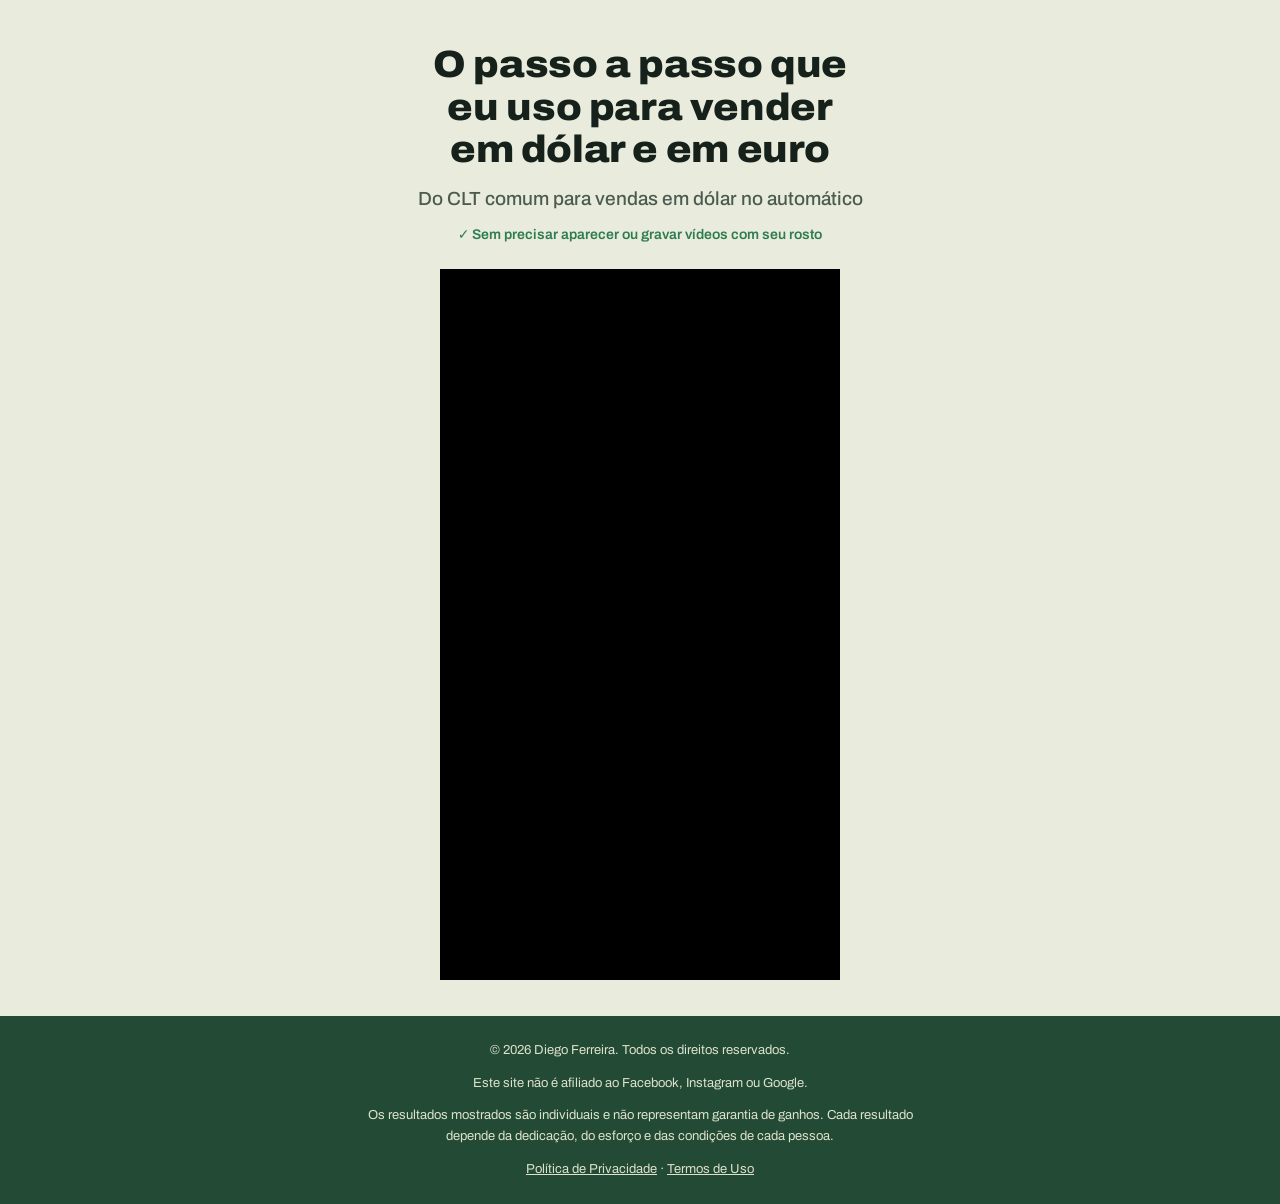
<file: c/index.html>
<!DOCTYPE html>
<html lang="pt-BR">
<head>
  <meta charset="UTF-8" />
  <meta name="viewport" content="width=device-width, initial-scale=1.0" />
  <meta name="description" content="Como eu vendo em dólar pra fora do Brasil, no automático, da minha casa." />
  <title>Dólar Automático com IA — Diego Ferreira</title>
  <link rel="icon" type="image/png" href="../favicon.png" />
  <link rel="preconnect" href="https://fonts.googleapis.com" />
  <link rel="preconnect" href="https://fonts.gstatic.com" crossorigin />
  <link href="https://fonts.googleapis.com/css2?family=Archivo:wdth,wght@62..125,400..900&display=swap" rel="stylesheet" />
  <!-- Meta Pixel -->
  <script>
    !function(f,b,e,v,n,t,s){if(f.fbq)return;n=f.fbq=function(){n.callMethod?
    n.callMethod.apply(n,arguments):n.queue.push(arguments)};if(!f._fbq)f._fbq=n;
    n.push=n;n.loaded=!0;n.version='2.0';n.queue=[];t=b.createElement(e);t.async=!0;
    t.src=v;s=b.getElementsByTagName(e)[0];s.parentNode.insertBefore(t,s)}(window,
    document,'script','https://connect.facebook.net/en_US/fbevents.js');
    fbq('init', '1674222727562223');
    fbq('track', 'PageView');
  </script>
  <noscript><img height="1" width="1" style="display:none" src="https://www.facebook.com/tr?id=1674222727562223&ev=PageView&noscript=1" /></noscript>
  <style>
    /* Paleta tirada da cédula de dólar */
    :root {
      --papel: #E9ECDD;      /* papel-moeda */
      --papel-2: #DCE2CC;    /* papel com sombra */
      --tinta: #15211A;      /* tinta de impressão */
      --nota: #234A35;       /* verde do verso da nota */
      --selo: #2F7D4F;       /* selo do Tesouro */
      --linha: #A9B596;      /* gravura / fios */
      --muted: #4C5B50;
    }

    *, *::before, *::after { box-sizing: border-box; margin: 0; padding: 0; }
    html { scroll-behavior: smooth; }
    body {
      background: var(--papel);
      color: var(--tinta);
      font-family: "Archivo", system-ui, sans-serif;
      font-stretch: 100%;
      font-size: 17px;
      line-height: 1.6;
      -webkit-font-smoothing: antialiased;
    }
    img { max-width: 100%; display: block; }
    a { color: inherit; }
    :focus-visible { outline: 3px solid var(--selo); outline-offset: 3px; }

    .wrap { max-width: 620px; margin: 0 auto; padding: 0 16px; }

    /* ── Hero: a "cédula" ── */
    .hero { padding: 28px 0 40px; }
    .note {
      position: relative;
      background: var(--papel);
      border: 2px solid var(--nota);
      outline: 1px solid var(--nota);
      outline-offset: -8px;
      padding: 30px 22px 26px;
      text-align: center;
      overflow: hidden;
    }
    /* guilhoché: linhas onduladas de gravura no fundo da nota */
    .note::before {
      content: "";
      position: absolute; inset: 0;
      background-image: url("data:image/svg+xml,%3Csvg xmlns='http://www.w3.org/2000/svg' width='120' height='24' viewBox='0 0 120 24'%3E%3Cpath d='M0 12 Q15 0 30 12 T60 12 T90 12 T120 12' fill='none' stroke='%23234A35' stroke-width='.6' opacity='.22'/%3E%3Cpath d='M0 12 Q15 24 30 12 T60 12 T90 12 T120 12' fill='none' stroke='%23234A35' stroke-width='.6' opacity='.22'/%3E%3C/svg%3E");
      pointer-events: none;
    }
    .note > * { position: relative; }
    .note-top {
      font-stretch: 125%;
      font-weight: 700;
      font-size: 12px;
      letter-spacing: .08em;
      color: var(--nota);
      margin-bottom: 18px;
    }
    .headline {
      font-stretch: 112%;
      font-weight: 850;
      font-size: clamp(28px, 7.4vw, 44px);
      line-height: 1.06;
      letter-spacing: -.01em;
      color: var(--tinta);
    }

    /* os três "1" — cantos de uma nota de 1 dólar */
    .ones {
      display: grid;
      grid-template-columns: repeat(3, 1fr);
      gap: 10px;
      margin: 26px 0 6px;
    }
    .one { display: flex; flex-direction: column; align-items: center; gap: 6px; }
    .one-num {
      width: 84px; height: 84px;
      display: grid; place-items: center;
      border-radius: 50%;
      border: 2px solid var(--nota);
      box-shadow: inset 0 0 0 5px var(--papel), inset 0 0 0 6px var(--nota);
      background: radial-gradient(circle, var(--papel) 54%, var(--papel-2) 55%, var(--papel) 70%);
      font-stretch: 62%;
      font-weight: 900;
      font-size: 60px;
      line-height: 1;
      color: var(--nota);
    }
    .one-label { font-weight: 700; font-size: 15px; line-height: 1.25; }

    .sub {
      max-width: 46ch;
      margin: 22px auto 26px;
      color: var(--muted);
      font-size: 16px;
    }
    .video { max-width: 400px; margin: 0 auto; }

    /* ── Conteúdo liberado aos 7min50s ── */
    .esconder { display: none !important; }

    .jump {
      display: block;
      margin: 22px auto 0;
      max-width: 400px;
      text-align: center;
      background: var(--selo);
      color: var(--papel);
      text-decoration: none;
      font-weight: 800;
      font-stretch: 110%;
      padding: 15px 18px;
      border-radius: 4px;
    }

    section.block { padding: 44px 0; border-top: 1px solid var(--linha); }
    h2 {
      font-stretch: 112%;
      font-weight: 850;
      font-size: clamp(24px, 5.6vw, 32px);
      line-height: 1.12;
      margin-bottom: 14px;
    }
    h3 { font-weight: 800; font-size: 18px; line-height: 1.3; margin-bottom: 4px; }
    p + p { margin-top: 12px; }
    .lead { color: var(--muted); max-width: 60ch; }

    /* Abas */
    .tabs {
      display: flex;
      border: 2px solid var(--nota);
      border-radius: 4px;
      margin-bottom: 34px;
      position: sticky; top: 8px; z-index: 5;
      background: var(--papel);
    }
    .tab {
      flex: 1;
      font: inherit;
      font-weight: 800;
      font-size: 15px;
      padding: 12px 8px;
      border: 0;
      background: transparent;
      color: var(--nota);
      cursor: pointer;
    }
    .tab[aria-selected="true"] { background: var(--nota); color: var(--papel); }
    .panel[hidden] { display: none; }
    .panel > * + * { margin-top: 0; }

    /* Problemas: lista corrida, sem cartões */
    .wrong { list-style: none; margin-top: 18px; }
    .wrong li { padding: 14px 0; border-bottom: 1px dashed var(--linha); }
    .wrong li:first-child { border-top: 1px dashed var(--linha); }
    .wrong h3 { text-decoration: line-through; text-decoration-color: #A23B2A; text-decoration-thickness: 2px; }
    .wrong p { color: var(--muted); }

    /* Real x dólar: câmbio */
    .rate {
      display: grid;
      grid-template-columns: 1fr auto 1fr;
      align-items: center;
      gap: 12px;
      margin-top: 22px;
      text-align: center;
    }
    .rate-side { padding: 16px 8px; }
    .rate-num { display: block; font-stretch: 62%; font-weight: 900; font-size: 54px; line-height: 1; }
    .rate-side--brl .rate-num { color: var(--muted); }
    .rate-side--usd { background: var(--nota); color: var(--papel); border-radius: 4px; }
    .rate-eq { font-weight: 900; font-size: 28px; color: var(--nota); }
    .rate-cap { display: block; font-size: 14px; margin-top: 6px; }

    /* Passos: é uma sequência de verdade, então numerada */
    .steps { list-style: none; counter-reset: s; margin-top: 22px; }
    .steps li {
      counter-increment: s;
      position: relative;
      padding: 0 0 22px 56px;
    }
    .steps li::before {
      content: counter(s);
      position: absolute; left: 0; top: -4px;
      width: 38px; height: 38px;
      display: grid; place-items: center;
      border: 2px solid var(--nota);
      border-radius: 50%;
      font-stretch: 62%;
      font-weight: 900;
      font-size: 24px;
      color: var(--nota);
      background: var(--papel);
    }
    .steps li::after {
      content: "";
      position: absolute; left: 18px; top: 36px; bottom: 0;
      border-left: 2px dotted var(--linha);
    }
    .steps li:last-child::after { display: none; }
    .steps p { color: var(--muted); }

    .countries { display: flex; flex-wrap: wrap; gap: 8px; margin-top: 16px; }
    .countries span {
      border: 1.5px solid var(--nota);
      border-radius: 999px;
      padding: 6px 14px;
      font-weight: 700;
    }
    .note-small { color: var(--muted); font-size: 15px; margin-top: 12px; }

    /* Alunos: depoimentos, não cartões */
    .quotes { margin-top: 18px; }
    .quote { padding: 18px 0; border-bottom: 1px dashed var(--linha); }
    .quote p { font-size: 18px; line-height: 1.45; }
    .quote footer { margin-top: 8px; color: var(--muted); font-size: 15px; }
    .quote footer strong { color: var(--tinta); }

    /* Mentor */
    .path { list-style: none; margin: 22px 0; }
    .path li { display: grid; grid-template-columns: 104px 1fr; gap: 14px; padding: 14px 0; border-top: 1px dashed var(--linha); }
    .path li:last-child { border-bottom: 1px dashed var(--linha); }
    .path-when { font-weight: 800; color: var(--selo); font-size: 15px; }
    .path p { color: var(--muted); font-size: 16px; }
    .figures { display: grid; grid-template-columns: 1fr 1fr; gap: 12px; margin: 24px 0; }
    .figure { border-left: 3px solid var(--selo); padding-left: 12px; }
    .figure strong { display: block; font-stretch: 80%; font-weight: 900; font-size: 30px; line-height: 1.1; color: var(--nota); }
    .figure span { font-size: 14px; color: var(--muted); }
    .photos { display: grid; grid-template-columns: repeat(3, 1fr); gap: 6px; margin-top: 10px; }
    .photos--2 { grid-template-columns: repeat(2, 1fr); }
    .photos img { width: 100%; aspect-ratio: 3 / 4; object-fit: cover; filter: saturate(.85); }
    .photo-cap { font-weight: 700; margin-top: 22px; }

    /* Bônus: "o que vem dentro" */
    .inside { list-style: none; margin-top: 18px; }
    .inside li { display: grid; grid-template-columns: 28px 1fr; gap: 10px; padding: 14px 0; border-bottom: 1px dashed var(--linha); }
    .inside li::before { content: "✓"; font-weight: 900; color: var(--selo); font-size: 20px; line-height: 1.3; }
    .inside p { color: var(--muted); }
    .inside .value { display: block; margin-top: 4px; font-weight: 700; color: var(--selo); font-size: 15px; }

    /* Oferta: a nota com o selo carimbado */
    .offer { padding: 44px 0 56px; border-top: 1px solid var(--linha); }
    .offer .note { padding: 34px 22px 28px; }
    .seal {
      position: absolute; top: 14px; right: 14px;
      width: 74px; height: 74px;
      border-radius: 50%;
      border: 2px solid var(--selo);
      box-shadow: inset 0 0 0 4px var(--papel), inset 0 0 0 5px var(--selo);
      display: grid; place-items: center;
      text-align: center;
      color: var(--selo);
      font-weight: 900;
      font-size: 11px;
      line-height: 1.1;
      transform: rotate(-12deg);
    }
    .offer-title { font-stretch: 112%; font-weight: 850; font-size: 22px; line-height: 1.15; margin: 0 70px 18px; }
    .was { color: var(--muted); text-decoration: line-through; }
    .price { margin: 10px 0 4px; }
    .price-big { display: block; font-stretch: 70%; font-weight: 900; font-size: 64px; line-height: 1; color: var(--nota); }
    .price-small { font-size: 16px; color: var(--muted); }
    .buy {
      display: block;
      margin: 22px 0 14px;
      background: var(--selo);
      color: var(--papel);
      text-decoration: none;
      font-weight: 900;
      font-stretch: 112%;
      font-size: 19px;
      padding: 18px 16px;
      border-radius: 4px;
    }
    .buy:hover { background: var(--nota); }
    .buy small { display: block; font-weight: 500; font-stretch: 100%; font-size: 13px; opacity: .9; margin-top: 4px; }
    .guarantee { font-size: 14px; color: var(--muted); max-width: 44ch; margin: 0 auto; }

    /* O único movimento da página: o selo é carimbado quando a oferta aparece */
    .offer.is-in .seal { animation: carimbo .5s cubic-bezier(.2,1.6,.4,1) both .2s; }
    @keyframes carimbo {
      from { transform: rotate(-12deg) scale(2.4); opacity: 0; }
      to { transform: rotate(-12deg) scale(1); opacity: 1; }
    }
    @media (prefers-reduced-motion: reduce) {
      .offer.is-in .seal { animation: none; }
      html { scroll-behavior: auto; }
    }

    .site-footer { background: var(--nota); color: var(--papel-2); font-size: 13px; padding: 24px 0; text-align: center; }

    @media (max-width: 380px) {
      .one-num { width: 70px; height: 70px; font-size: 48px; }
      .one-label { font-size: 13px; }
      .path li { grid-template-columns: 1fr; gap: 2px; }
    }
  
    .stats { display: grid; grid-template-columns: repeat(3, 1fr); gap: 8px; margin: 24px 0 4px; }
    .stat { display: flex; flex-direction: column; align-items: center; gap: 4px; padding: 12px 4px; border-top: 2px solid var(--nota); border-bottom: 2px solid var(--nota); }
    .stat-num { font-stretch: 70%; font-weight: 900; font-size: clamp(26px, 7vw, 38px); line-height: 1; color: var(--nota); white-space: nowrap; }
    .stat .one-label { font-size: 13px; }
    .tool-grid { list-style: none; margin-top: 22px; display: grid; gap: 12px; }
    .tool-grid li { border: 2px solid var(--nota); border-radius: 4px; padding: 16px 18px; background: var(--papel); }
    .tool-grid .tag { display: inline-block; font-stretch: 125%; font-weight: 800; font-size: 11px; letter-spacing: .08em; color: var(--papel); background: var(--nota); padding: 2px 8px; border-radius: 2px; margin-bottom: 8px; }
    .tool-grid p { color: var(--muted); }
    .ladder { list-style: none; margin: 4px 0 6px; }
    .ladder li { color: var(--muted); text-decoration: line-through; font-size: 15px; }
    .free { display: inline-block; margin-top: 10px; font-weight: 800; color: var(--selo); }
    /* Hero minimalista: só headline, subtítulo e vídeo */
    .hero-min { padding: 44px 0 36px; text-align: center; }
    .hero-min .headline { font-size: clamp(26px, 6.6vw, 38px); font-stretch: 105%; line-height: 1.12; max-width: 17ch; margin: 0 auto; }
    .hero-min .headline-sub { font-weight: 500; font-size: clamp(16px, 4.4vw, 19px); line-height: 1.4; color: var(--muted); margin: 14px auto 26px; }
    .hero-min .headline-sub strong { font-weight: 800; color: var(--nota); }

    .hero-min .hero-note { font-size: 14px; font-weight: 600; color: var(--selo); margin: -14px 0 22px; }

    /* Selo pequeno da cotação ao vivo */
    .cot-pop { position: fixed; left: 12px; bottom: 12px; z-index: 50; display: flex; align-items: center; gap: 8px; padding: 7px 12px 7px 10px; background: #fff; color: var(--tinta); border: 1px solid var(--linha); border-radius: 999px; box-shadow: 0 4px 14px rgba(21,33,26,.12); font-size: 12.5px; line-height: 1.2; opacity: 0; transform: translateY(8px); transition: opacity .4s, transform .4s; }
    .cot-pop.on { opacity: 1; transform: none; }
    .cot-pop[hidden] { display: none; }
    .cot-dot { width: 7px; height: 7px; border-radius: 50%; background: #2FB463; box-shadow: 0 0 0 0 rgba(47,180,99,.6); animation: cotpulse 1.8s infinite; flex: none; }
    @keyframes cotpulse { 70% { box-shadow: 0 0 0 7px rgba(47,180,99,0); } 100% { box-shadow: 0 0 0 0 rgba(47,180,99,0); } }
    .cot-txt { color: var(--muted); }
    .cot-txt b { color: var(--tinta); font-weight: 800; }
    .cot-up { color: var(--selo); font-weight: 700; }
    .cot-x { background: none; border: 0; color: var(--muted); font-size: 15px; line-height: 1; cursor: pointer; padding: 0 0 0 2px; }
    @media (prefers-reduced-motion: reduce) { .cot-dot { animation: none; } .cot-pop { transition: none; } }
    .disclaimer { font-size: 13px; color: var(--muted); margin-top: 14px; text-align: center; }
    .footer-links a { text-decoration: underline; }
  </style>
</head>
<body>

  <!-- Hero: só headline, subtítulo e vídeo (sempre visível) -->
  <header class="hero hero-min">
    <div class="wrap">
      <h1 class="headline">O passo a passo que eu uso para vender em dólar e em euro</h1>
      <p class="headline-sub">Do CLT comum para vendas em dólar no automático</p>
      <p class="hero-note">✓ Sem precisar aparecer ou gravar vídeos com seu rosto</p>

      <div class="video">
        <vturb-smartplayer id="vid-6afbb8f376fe16b992afae8e" style="display: block; margin: 0 auto; width: 100%; max-width: 400px;"><div class="vturb-player-placeholder" style="position: relative; width: 100%; padding: 177.77777777777777% 0 0; z-index: 0; background-color: black;"></div></vturb-smartplayer>
        <script type="text/javascript">
          var s=document.createElement("script");
          s.src="https://scripts.converteai.net/6fde4800-0bbd-4e3d-8fdc-f037e8202187/players/6afbb8f376fe16b992afae8e/v4/player.js", s.async=!0,document.head.appendChild(s);
        </script>
      </div>

      <a href="#oferta" class="jump esconder">Ver a oferta</a>
    </div>
  </header>

  <!-- Selo pequeno: cotação do dólar ao vivo -->
  <div class="cot-pop" id="cot-pop" role="status" aria-live="polite" hidden>
    <span class="cot-dot" aria-hidden="true"></span>
    <span class="cot-txt">Dólar ao vivo <b id="cot-brl">R$ 5,91</b> <span class="cot-up" id="cot-var" hidden>▲ <span id="cot-pct">19%</span> em 30 dias</span></span>
    <button class="cot-x" type="button" aria-label="Fechar cotação" id="cot-x">×</button>
  </div>

  <!-- Tudo abaixo só aparece no segundo em que o preço é falado no vídeo (568s) -->
  <main class="esconder">
    <section class="block">
      <div class="wrap">

        <div class="tabs" role="tablist">
          <button class="tab" role="tab" id="tab-metodo" aria-controls="painel-metodo" aria-selected="true">O método</button>
          <button class="tab" role="tab" id="tab-mentor" aria-controls="painel-mentor" aria-selected="false">Quem é seu mentor</button>
        </div>

        <div class="panel" id="painel-metodo" role="tabpanel" aria-labelledby="tab-metodo">

          <h2>Por que vender em dólar</h2>
          <p class="lead">O Brasil está saturado e o real é fraco. Lá fora tem gente querendo comprar produto digital, e cada venda é paga em dólar ou euro.</p>

            <div class="rate">
              <div class="rate-side rate-side--usd"><span class="rate-num">US$ 1</span><span class="rate-cap">pago lá fora</span></div>
              <span class="rate-eq" aria-hidden="true">≈</span>
              <div class="rate-side rate-side--brl"><span class="rate-num">R$ 5</span><span class="rate-cap">em reais</span></div>
            </div>


          <section class="block">
            <h2>Como a venda automática acontece</h2>
            <ol class="steps">
              <li><h3>Você encontra uma demanda reprimida</h3><p>Produtos que já vendem muito lá fora, achados com ferramentas de mineração. Nada de achismo.</p></li>
              <li><h3>Adapta o produto pro idioma e a moeda</h3><p>Mesmo produto, novo público, pagando em dólar ou euro.</p></li>
              <li><h3>Testa com R$ 50 a R$ 100</h3><p>Uns 5 criativos. Pausa o que não deu certo e coloca mais dinheiro no que vendeu.</p></li>
              <li><h3>O robô atende e vende</h3><p>O funil automático conversa com o cliente e entrega o produto. Você só acompanha.</p></li>
            </ol>
          </section>

          <section class="block">
            <h2>Alguns dos países que mais compram</h2>
            <div class="countries"><span>Estados Unidos</span><span>Portugal</span><span>Reino Unido</span><span>França</span><span>Itália</span><span>Paraguai</span></div>
            <p class="note-small">Vendas em dólar e euro todos os dias, mostradas ao vivo no vídeo.</p>
          </section>

          <section class="block">
            <h2>Quem já está fazendo</h2>
            <div class="quotes">
              <blockquote class="quote">
                <p>Recebeu a estrutura validada, ajustou as campanhas e fez as primeiras vendas pra fora do Brasil.</p>
                <footer><strong>Lucas</strong>, aluno do Dólar Automático</footer>
              </blockquote>
              <blockquote class="quote">
                <p>Colocou a operação no ar e começou a receber vendas pelo Pix, Stripe, PayPal e Hotmart.</p>
                <footer><strong>Patrick</strong>, aluno da mentoria</footer>
              </blockquote>
              <blockquote class="quote">
                <p>Fez as primeiras vendas com a estrutura e recebeu a premiação da Hotmart.</p>
                <footer><strong>David</strong>, premiado pela Hotmart</footer>
              </blockquote>
            </div>
            <p class="disclaimer">Resultados individuais. Eles dependem da dedicação de cada pessoa e não são garantia de ganho.</p>
          </section>

        </div>

        <div class="panel" id="painel-mentor" role="tabpanel" aria-labelledby="tab-mentor" hidden>

          <h2>Prazer, eu sou o Diego Ferreira</h2>
          <p class="lead">Fui CLT no interior de São Paulo ganhando R$ 1.600, depois R$ 2.900 por mês. Fui demitido, peguei o acerto e me mudei pra Florianópolis pra fazer acontecer no digital, morando numa casa bem humilde.</p>

          <ul class="path">
            <li><span class="path-when">De onde vim</span><div><h3>CLT, interior de SP</h3><p>Salário curto, sem liberdade nem pra viajar sem pedir pro chefe.</p></div></li>
            <li><span class="path-when">A virada</span><div><h3>Com a água batendo, testei até achar o que funciona</h3><p>Vender produto digital em dólar e euro, no automático, pra quem já quer comprar.</p></div></li>
            <li><span class="path-when">Hoje</span><div><h3>Vivo do digital em Floripa</h3><p>Trabalho de casa com vista pro mar, e a operação roda mesmo quando eu viajo.</p></div></li>
          </ul>

          <div class="figures">
            <div class="figure"><strong>+5 mil</strong><span>alunos nos meus cursos</span></div>
            <div class="figure"><strong>7 dias</strong><span>de garantia incondicional</span></div>
          </div>

          <p class="lead">Mais de 5 mil alunos já passaram pelos meus cursos. Hoje a minha mentoria individual custa R$ 10.000.</p>

          <p class="photo-cap">Antes</p>
          <div class="photos photos--2">
            <img src="../images/antes-1.jpg" alt="Diego antes, no interior de SP" />
            <img src="../images/antes-2.jpg" alt="Diego antes, no interior de SP" />
          </div>
          <p class="photo-cap">Hoje, em Florianópolis</p>
          <div class="photos">
            <img src="../images/depois-1.jpg" alt="Diego hoje, em Florianópolis" />
            <img src="../images/depois-2.jpg" alt="Diego hoje, em Florianópolis" />
            <img src="../images/depois-3.jpg" alt="Diego hoje, em Florianópolis" />
          </div>

        </div>
      </div>
    </section>

    <section class="block">
      <div class="wrap">
        <h2>O que vem junto com o curso</h2>
        <ul class="inside">
          <li><div><h3>Método de análise das ofertas mais escaladas</h3><p>Como encontrar as ofertas boas antes de gastar um real em anúncio.</p></div></li>
          <li><div><h3>Criativos prontos de uma oferta validada</h3><p>Os criativos de uma oferta que já está no ar e vendendo.</p></div></li>
          <li><div><h3>Funil pronto, copia e cola</h3><p>O mesmo funil automático que eu uso, pronto pra você copiar e colocar no ar.</p></div></li>
          <li><div><h3>Grupo de networking com os alunos</h3><p>Contato com quem já vende todo dia em dólar: estratégias, criativos e parcerias novas.</p></div></li>
        </ul>
      </div>
    </section>

    <section class="offer" id="oferta">
      <div class="wrap">
        <div class="note">
          <span class="seal" aria-hidden="true">PREÇO DE<br/>LANÇA-<br/>MENTO</span>
          <p class="offer-title">Dólar Automático com IA: curso gravado e 4 bônus</p>
          <ul class="ladder"><li>Mentoria individual: R$ 10.000</li><li>Preço justo do curso: R$ 5.000</li><li>Nem a metade: R$ 2.500</li></ul>
          <p class="price"><span class="price-big">12x R$ 9,90</span><span class="price-small">ou R$ 97 à vista</span></p>
          <a href="https://pay.kirvano.com/c48e32d5-9527-49c5-bbaa-27e4a9c68970" class="buy">
            Quero entrar por R$ 97
            <small>Acesso liberado logo após o pagamento</small>
          </a>
          <p class="guarantee">Garantia incondicional de 7 dias. Se não gostar, você pede o reembolso e recebe cada centavo de volta.</p>
        </div>
      </div>
    </section>
  </main>

  <footer class="site-footer">
    <div class="wrap">
      <p>© 2026 Diego Ferreira. Todos os direitos reservados.</p>
      <p>Este site não é afiliado ao Facebook, Instagram ou Google.</p>
      <p>Os resultados mostrados são individuais e não representam garantia de ganhos. Cada resultado depende da dedicação, do esforço e das condições de cada pessoa.</p>
      <p class="footer-links"><a href="/privacidade/">Política de Privacidade</a> · <a href="/termos/">Termos de Uso</a></p>
    </div>
  </footer>

  <script>
    /* Libera a página de vendas aos 568s do vídeo, quando o preço é falado */
    (function () {
      var delaySeconds = 568;
      var revealed = false;

      function markOffer() {
        var offer = document.getElementById("oferta");
        if (!offer || !("IntersectionObserver" in window)) return;
        var io = new IntersectionObserver(function (entries) {
          if (entries[0].isIntersecting) { offer.classList.add("is-in"); io.disconnect(); }
        }, { threshold: .4 });
        io.observe(offer);
      }

      function reveal() {
        if (revealed) return;
        revealed = true;
        document.querySelectorAll(".esconder").forEach(function (el) { el.classList.remove("esconder"); });
        markOffer();
      }

      /* Prévia local: mostra tudo de uma vez */
      if (location.hostname === "localhost" || location.hostname === "127.0.0.1" || location.protocol === "file:") { reveal(); return; }

      var player = document.querySelector("vturb-smartplayer");
      if (player) {
        player.addEventListener("player:ready", function () {
          revealed = true;
          player.displayHiddenElements(delaySeconds, [".esconder"], { persist: true });
          markOffer();
        });
      }

      /* Plano B: se o player não avisar que está pronto, libera pelo relógio */
      setTimeout(reveal, (delaySeconds + 5) * 1000);
    })();

    /* Cotação do dólar ao vivo (selo pequeno no canto) */
    (function () {
      var pop = document.getElementById("cot-pop");
      var brl = document.getElementById("cot-brl");
      var varEl = document.getElementById("cot-var");
      var pctEl = document.getElementById("cot-pct");
      var fmt = function (v) { return "R$ " + v.toLocaleString("pt-BR", { minimumFractionDigits: 2, maximumFractionDigits: 2 }); };
      var mostrar = function () { pop.hidden = false; requestAnimationFrame(function () { pop.classList.add("on"); }); };
      document.getElementById("cot-x").addEventListener("click", function () { pop.hidden = true; clearInterval(timer); });
      fetch("https://economia.awesomeapi.com.br/json/daily/USD-BRL/40")
        .then(function (r) { return r.json(); })
        .then(function (d) {
          var hoje = parseFloat(d[0].bid);
          if (!hoje) return;
          brl.textContent = fmt(hoje);
          var alvo = parseInt(d[0].timestamp, 10) - 30 * 86400, antes = null;
          for (var i = 0; i < d.length; i++) { if (parseInt(d[i].timestamp, 10) <= alvo) { antes = parseFloat(d[i].bid); break; } }
          if (antes) {
            var pct = (hoje / antes - 1) * 100;
            if (pct >= 0.5) { pctEl.textContent = pct.toLocaleString("pt-BR", { maximumFractionDigits: pct < 10 ? 1 : 0 }) + "%"; varEl.hidden = false; }
          }
          setTimeout(mostrar, 1500);
        })
        .catch(function () { /* API fora do ar: o selo não aparece */ });
      /* atualiza o valor a cada 60 segundos */
      var timer = setInterval(function () {
        if (pop.hidden) return;
        fetch("https://economia.awesomeapi.com.br/json/last/USD-BRL")
          .then(function (r) { return r.json(); })
          .then(function (d) { var v = parseFloat(d.USDBRL.bid); if (v) brl.textContent = fmt(v); })
          .catch(function () {});
      }, 60000);
    })();

    /* Abas */
    (function () {
      var tabs = document.querySelectorAll(".tab");
      tabs.forEach(function (tab) {
        tab.addEventListener("click", function () {
          tabs.forEach(function (t) {
            var on = t === tab;
            t.setAttribute("aria-selected", on ? "true" : "false");
            document.getElementById(t.getAttribute("aria-controls")).hidden = !on;
          });
        });
      });
    })();
  </script>

</body>
</html>
</file>
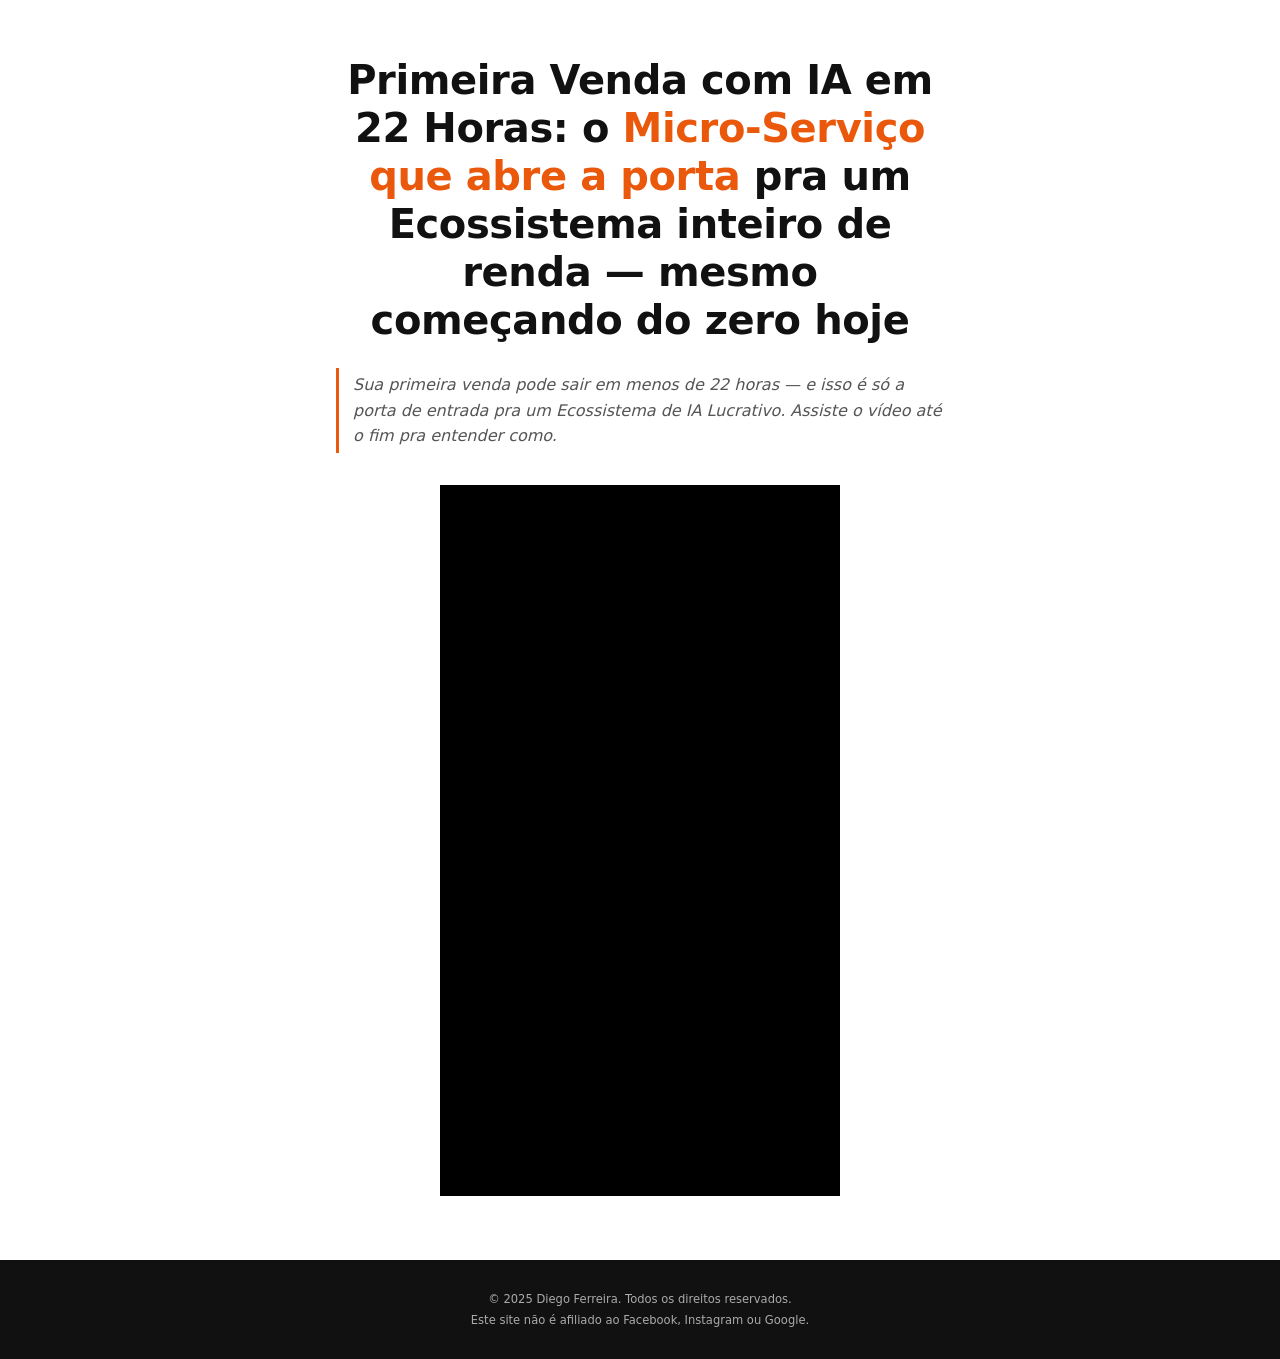
<file: d/index.html>
<!DOCTYPE html>
<html lang="pt-BR">
<head>
  <meta charset="UTF-8" />
  <meta name="viewport" content="width=device-width, initial-scale=1.0" />
  <meta name="description" content="Passo a passo definitivo para fazer de R$550 a R$1.000 por dia com IA sem sair de casa." />
  <title>Ecossistema de IA — Diego Ferreira</title>
  <link rel="icon" type="image/png" href="../favicon.png" />
  <link rel="stylesheet" href="../style.css" />
  <style>
    :root {
      --bg: #ffffff;
      --bg-alt: #f5f5f5;
      --text: #111111;
      --muted: #555555;
      --yellow: #ea580c;
      --card-bg: #f0f0f0;
      --border: #e0e0e0;
      --green: #16a34a;
      --green-hover: #15803d;
    }
    body { background-color: #ffffff; color: #111111; }
    .divider { border-top-color: #e0e0e0; }
    .bonus-card:hover { border-color: #bbb; }
    .cta-section { background: #f5f5f5; }
    .cta-offer-box { background: #ffffff; border: 1px solid #e0e0e0; }
    footer { background: #111111; color: #aaaaaa; }
    .comparison-card--bad { background: #fff0f0; border-color: #fecaca; }
    .comparison-card--good { background: #f0fff4; border-color: #bbf7d0; }
    .subtitle-bar { border-left-color: #ea580c; }
  </style>
</head>
<body>

  <!-- ══════════════════════════════════════════
       SEÇÃO 1 — Headline + Vídeo
  ══════════════════════════════════════════ -->
  <section class="hero">
    <div class="container">

      <h1 class="headline">
        Primeira Venda com IA em 22 Horas: o <span class="highlight">Micro-Serviço que abre a porta</span> pra um Ecossistema inteiro de renda — mesmo começando do zero hoje
      </h1>

      <div class="subtitle-wrapper">
        <div class="subtitle-bar">
          <p class="subtitle">Sua primeira venda pode sair em menos de 22 horas — e isso é só a porta de entrada pra um Ecossistema de IA Lucrativo. Assiste o vídeo até o fim pra entender como.</p>
        </div>
      </div>

      <div class="video-wrapper">
        <vturb-smartplayer id="vid-6a569636afe94dd01dd7e35f" style="display: block; margin: 0 auto; width: 100%; max-width: 400px;"><div class="vturb-player-placeholder" style="position: relative; width: 100%; padding: 177.91666666666666% 0 0; z-index: 0; background-color: black;"></div></vturb-smartplayer>
        <script type="text/javascript">
          var s=document.createElement("script");
          s.src="https://scripts.converteai.net/6fde4800-0bbd-4e3d-8fdc-f037e8202187/players/6a569636afe94dd01dd7e35f/v4/player.js", s.async=!0,document.head.appendChild(s);
        </script>
      </div>

      <div class="scroll-offer-wrapper esconder">
        <a href="#oferta" class="scroll-offer-btn">Ver a oferta completa ↓</a>
      </div>

    </div>
  </section>

  <hr class="divider esconder" />

  <!-- ══════════════════════════════════════════
       SEÇÃO 2 — Ruptura de Crença
  ══════════════════════════════════════════ -->
  <section class="bonuses esconder">
    <div class="container">

      <h2 class="section-title">
        A Verdade Que <span class="highlight">Ninguém Te Conta</span>
      </h2>
      <p class="section-subtitle">Enquanto você tenta de tudo, a maioria comete sempre os mesmos 4 erros:</p>

      <div class="bonus-list">

        <div class="bonus-card">
          <span class="bonus-badge" style="background:#ef4444;">❌</span>
          <div class="bonus-content">
            <h3>Vender produto avulso sem estrutura</h3>
            <p>Você vende uma coisa isolada e, quando esgota, precisa começar do zero de novo.</p>
          </div>
        </div>

        <div class="bonus-card">
          <span class="bonus-badge" style="background:#ef4444;">❌</span>
          <div class="bonus-content">
            <h3>Copiar criativo sem entender o mecanismo</h3>
            <p>Copia o anúncio de outra pessoa sem saber por que ele funciona — e ele para de funcionar do nada.</p>
          </div>
        </div>

        <div class="bonus-card">
          <span class="bonus-badge" style="background:#ef4444;">❌</span>
          <div class="bonus-content">
            <h3>Depender só de tráfego pago sem ecossistema</h3>
            <p>Se a conta de anúncio cai ou o custo sobe, a sua renda cai junto — porque não existe mais nada por trás.</p>
          </div>
        </div>

        <div class="bonus-card">
          <span class="bonus-badge" style="background:#ef4444;">❌</span>
          <div class="bonus-content">
            <h3>Testar 10 nichos diferentes sem validação</h3>
            <p>Gasta meses pulando de nicho em nicho sem nunca validar de verdade se existe demanda.</p>
          </div>
        </div>

      </div>
    </div>
  </section>

  <hr class="divider esconder" />

  <!-- ══════════════════════════════════════════
       SEÇÃO 3 — Método: 22H (vitória rápida) + Ecossistema
  ══════════════════════════════════════════ -->
  <section class="bonuses esconder">
    <div class="container">

      <h2 class="section-title">
        22 Horas é Só o Começo. <span class="highlight">Veja o Resto do Caminho.</span>
      </h2>
      <p class="section-subtitle">Você não precisa de experiência, equipamento ou habilidade técnica. O método te guia passo a passo:</p>

      <div class="bonus-list">

        <div class="bonus-card">
          <span class="bonus-badge" style="background:#ea580c;">Passo 1</span>
          <div class="bonus-content">
            <h3>Assiste às aulas e valida seu primeiro micro-serviço</h3>
            <p>Aulas curtas e diretas mostram exatamente qual micro-serviço criar e como configurar tudo — sem câmera, sem aparecer, sem enrolação.</p>
          </div>
        </div>

        <div class="bonus-card">
          <span class="bonus-badge" style="background:#ea580c;">Passo 2</span>
          <div class="bonus-content">
            <h3>Monta a estrutura pra vender esse micro-serviço</h3>
            <p>O método mostra onde e como anunciar pra quem já está procurando isso — você não precisa convencer ninguém, só colocar no ar.</p>
          </div>
        </div>

        <div class="bonus-card">
          <span class="bonus-badge" style="background:#ea580c;">Passo 3</span>
          <div class="bonus-content">
            <h3>Recebe sua primeira venda em menos de 22 horas</h3>
            <p>Essa é a prova rápida de que o método funciona — o investimento se paga sozinho na primeira transação.</p>
          </div>
        </div>

        <div class="bonus-card">
          <span class="bonus-badge" style="background:#ea580c;">Passo 4</span>
          <div class="bonus-content">
            <h3>Descobre que essa primeira venda é só o "Step 1"</h3>
            <p>Esse micro-serviço validado abre a porta pra um Ecossistema de IA Lucrativo inteiro — outros micro-serviços pra vender pra quem já comprou de você.</p>
          </div>
        </div>

      </div>
    </div>
  </section>

  <hr class="divider esconder" />

  <!-- ══════════════════════════════════════════
       SEÇÃO 4 — Benefícios (o que você vai dominar)
  ══════════════════════════════════════════ -->
  <section class="bonuses esconder">
    <div class="container">

      <h2 class="section-title">
        O Que Você Vai <span class="highlight">Dominar</span>
      </h2>

      <div class="bonus-list">

        <div class="bonus-card">
          <span class="bonus-badge">1</span>
          <div class="bonus-content">
            <h3>Como montar a estrutura pra vender o micro-serviço validado</h3>
          </div>
        </div>

        <div class="bonus-card">
          <span class="bonus-badge">2</span>
          <div class="bonus-content">
            <h3>Como usar esse primeiro serviço pra abrir venda de outros micro-serviços</h3>
          </div>
        </div>

        <div class="bonus-card">
          <span class="bonus-badge">3</span>
          <div class="bonus-content">
            <h3>Como validar demanda antes de gastar em tráfego</h3>
          </div>
        </div>

        <div class="bonus-card">
          <span class="bonus-badge">4</span>
          <div class="bonus-content">
            <h3>Como escalar sem precisar aparecer</h3>
          </div>
        </div>

      </div>
    </div>
  </section>

  <hr class="divider esconder" />

  <!-- ══════════════════════════════════════════
       SEÇÃO 5 — Prova Social (não alterado, só reposicionado)
  ══════════════════════════════════════════ -->
  <section class="social-proof esconder">
    <div class="container">

      <h2 class="section-title">
        Não Acredite em Mim. <span class="highlight">Acredite nos Números.</span>
      </h2>

      <div class="stats-grid">
        <div class="stat-card">
          <span class="stat-number">R$12.000</span>
          <span class="stat-label">de lucro em um único mês de dezembro</span>
        </div>
        <div class="stat-card">
          <span class="stat-number">+R$700 mil</span>
          <span class="stat-label">faturados nos últimos 4 meses</span>
        </div>
      </div>

      <p class="bio-text">
        Diego, ex-CLT que morava no interior de São Paulo e hoje mora bem na capital com a maior qualidade de vida do país. Trabalho de casa, sem chefe: com um celular e acesso à internet, vendo micro-serviços simples feitos com IA pra todo o Brasil, morando na ilha mais cara do país. Tudo isso começando do zero, só com força de vontade e a certeza de que era possível.
      </p>

      <!--
        FOTOS "ANTES E DEPOIS"
        Pra trocar um placeholder pela foto real, troque o
        <div class="antes-depois-photo"><span class="placeholder-icon">📷</span></div>
        por:
        <div class="antes-depois-photo"><img src="../images/antes-1.jpg" alt="Antes" /></div>
        Nomes esperados na pasta images/: antes-1.jpg, antes-2.jpg, depois-1.jpg, depois-2.jpg, depois-3.jpg
      -->
      <div class="antes-depois-section">

        <p class="antes-depois-label">Antes — Interior de SP</p>
        <div class="antes-depois-row" style="--cols:2;">
          <div class="antes-depois-photo"><img src="../images/antes-1.jpg" alt="Antes" /></div>
          <div class="antes-depois-photo"><img src="../images/antes-2.jpg" alt="Antes" /></div>
        </div>

        <p class="antes-depois-label">Depois — Florianópolis, 24 anos</p>
        <div class="antes-depois-row" style="--cols:3;">
          <div class="antes-depois-photo"><img src="../images/depois-1.jpg" alt="Depois" /></div>
          <div class="antes-depois-photo"><img src="../images/depois-2.jpg" alt="Depois" /></div>
          <div class="antes-depois-photo"><img src="../images/depois-3.jpg" alt="Depois" /></div>
        </div>

      </div>

    </div>
  </section>

  <hr class="divider esconder" />

  <!-- ══════════════════════════════════════════
       SEÇÃO 5.1 — Depoimentos em Vídeo (não alterado, só reposicionado)
       Clique abre o vídeo na própria página (modal)
  ══════════════════════════════════════════ -->
  <section class="testimonials esconder">
    <div class="container">

      <h2 class="section-title">
        Resultados Reais de <span class="highlight">Alunos Reais</span>
      </h2>

      <div class="testimonials-grid">

        <div class="testimonial-card" data-video-id="Qhf8FQizGDg" role="button" tabindex="0">
          <div class="thumbnail">
            <img src="https://img.youtube.com/vi/Qhf8FQizGDg/hqdefault.jpg" alt="Depoimento Lais" loading="lazy" />
            <div class="play-overlay"><div class="play-icon">▶</div></div>
          </div>
          <div class="testimonial-info">
            <p class="student-name">Lais</p>
            <p class="student-result">Mãe de 2 filhos que mudou de vida</p>
          </div>
        </div>

        <div class="testimonial-card" data-video-id="c9J3WzrY6k8" role="button" tabindex="0">
          <div class="thumbnail">
            <img src="https://img.youtube.com/vi/c9J3WzrY6k8/hqdefault.jpg" alt="Depoimento Sanderson" loading="lazy" />
            <div class="play-overlay"><div class="play-icon">▶</div></div>
          </div>
          <div class="testimonial-info">
            <p class="student-name">Sanderson</p>
            <p class="student-result">Vende para fora do Brasil</p>
          </div>
        </div>

        <div class="testimonial-card" data-video-id="1oNRPJDde38" role="button" tabindex="0">
          <div class="thumbnail">
            <img src="https://img.youtube.com/vi/1oNRPJDde38/hqdefault.jpg" alt="Depoimento Alexandre" loading="lazy" />
            <div class="play-overlay"><div class="play-icon">▶</div></div>
          </div>
          <div class="testimonial-info">
            <p class="student-name">Alexandre</p>
            <p class="student-result">Ex motoboy, hoje ganha +R$10k no digital</p>
          </div>
        </div>

        <div class="testimonial-card" data-video-id="gWBlWsoIwe8" role="button" tabindex="0">
          <div class="thumbnail">
            <img src="https://img.youtube.com/vi/gWBlWsoIwe8/hqdefault.jpg" alt="Depoimento Gustavo" loading="lazy" />
            <div class="play-overlay"><div class="play-icon">▶</div></div>
          </div>
          <div class="testimonial-info">
            <p class="student-name">Gustavo</p>
            <p class="student-result">Começou do zero</p>
          </div>
        </div>

        <div class="testimonial-card" data-video-id="AwCBD-ntYsQ" role="button" tabindex="0">
          <div class="thumbnail">
            <img src="https://img.youtube.com/vi/AwCBD-ntYsQ/hqdefault.jpg" alt="Depoimento Jéssica" loading="lazy" />
            <div class="play-overlay"><div class="play-icon">▶</div></div>
          </div>
          <div class="testimonial-info">
            <p class="student-name">Jéssica</p>
            <p class="student-result">Queria outro produto pra vender e encontrou</p>
          </div>
        </div>

        <div class="testimonial-card" data-video-id="naBGbLtO6Nc" role="button" tabindex="0">
          <div class="thumbnail">
            <img src="https://img.youtube.com/vi/naBGbLtO6Nc/hqdefault.jpg" alt="Depoimento João Santos" loading="lazy" />
            <div class="play-overlay"><div class="play-icon">▶</div></div>
          </div>
          <div class="testimonial-info">
            <p class="student-name">João Santos</p>
            <p class="student-result">Investiu R$60 e voltou R$340</p>
          </div>
        </div>

        <div class="testimonial-card" data-video-id="lZM8tSM47xQ" role="button" tabindex="0">
          <div class="thumbnail">
            <img src="https://img.youtube.com/vi/lZM8tSM47xQ/hqdefault.jpg" alt="Depoimento Ralph" loading="lazy" />
            <div class="play-overlay"><div class="play-icon">▶</div></div>
          </div>
          <div class="testimonial-info">
            <p class="student-name">Ralph</p>
            <p class="student-result">Nunca tinha vendido fotos</p>
          </div>
        </div>

        <div class="testimonial-card" data-video-id="MqjEJqvOIRM" role="button" tabindex="0">
          <div class="thumbnail">
            <img src="https://img.youtube.com/vi/MqjEJqvOIRM/hqdefault.jpg" alt="Depoimento Gilmário" loading="lazy" />
            <div class="play-overlay"><div class="play-icon">▶</div></div>
          </div>
          <div class="testimonial-info">
            <p class="student-name">Gilmário</p>
            <p class="student-result">Vende pacotes para empresas</p>
          </div>
        </div>

        <div class="testimonial-card" data-video-id="cRlRQBFmtG8" role="button" tabindex="0">
          <div class="thumbnail">
            <img src="https://img.youtube.com/vi/cRlRQBFmtG8/hqdefault.jpg" alt="Depoimento Priscila" loading="lazy" />
            <div class="play-overlay"><div class="play-icon">▶</div></div>
          </div>
          <div class="testimonial-info">
            <p class="student-name">Priscila</p>
            <p class="student-result">Testou vários métodos — só esse deu certo</p>
          </div>
        </div>

        <div class="testimonial-card" data-video-id="YQYMsAu5ndo" role="button" tabindex="0">
          <div class="thumbnail">
            <img src="https://img.youtube.com/vi/YQYMsAu5ndo/hqdefault.jpg" alt="Depoimento Matheus" loading="lazy" />
            <div class="play-overlay"><div class="play-icon">▶</div></div>
          </div>
          <div class="testimonial-info">
            <p class="student-name">Matheus</p>
            <p class="student-result">Foi demitido e criou nova fonte de renda</p>
          </div>
        </div>

        <div class="testimonial-card" data-video-id="AFOQeNowCWo" role="button" tabindex="0">
          <div class="thumbnail">
            <img src="https://img.youtube.com/vi/AFOQeNowCWo/hqdefault.jpg" alt="Depoimento Arcilio" loading="lazy" />
            <div class="play-overlay"><div class="play-icon">▶</div></div>
          </div>
          <div class="testimonial-info">
            <p class="student-name">Arcilio</p>
            <p class="student-result">Fez as primeiras vendas no digital</p>
          </div>
        </div>

      </div>
    </div>
  </section>

  <hr class="divider esconder" />

  <!-- ══════════════════════════════════════════
       SEÇÃO 5.2 — Depoimentos (prints do grupo de WhatsApp)
       Carrossel: arraste os cards pra ver mais.
       Pra trocar um placeholder pela imagem real, troque o
       <div class="carousel-item"><span class="placeholder-icon">📷</span></div>
       por:
       <div class="carousel-item"><img src="../images/depoimentos-whatsapp/NOME-DO-ARQUIVO.jpg" alt="Depoimento" /></div>
  ══════════════════════════════════════════ -->
  <section class="testimonials esconder">
    <div class="container">

      <h2 class="section-title">
        <span class="highlight">Depoimentos</span>
      </h2>
      <p class="section-subtitle">50 depoimentos só nos últimos 3 meses. Arraste pro lado para ver mais →</p>

      <div class="carousel-wrapper">
        <div class="carousel-item"><img src="../images/depoimentos-whatsapp/img_0120.jpg" alt="Depoimento de aluno" /></div>
        <div class="carousel-item"><img src="../images/depoimentos-whatsapp/img_0122.jpg" alt="Depoimento de aluno" /></div>
        <div class="carousel-item"><img src="../images/depoimentos-whatsapp/img_0123.jpg" alt="Depoimento de aluno" /></div>
        <div class="carousel-item"><img src="../images/depoimentos-whatsapp/img_0128.jpg" alt="Depoimento de aluno" /></div>
        <div class="carousel-item"><img src="../images/depoimentos-whatsapp/img_0138.jpg" alt="Depoimento de aluno" /></div>
        <div class="carousel-item"><img src="../images/depoimentos-whatsapp/img_0139.jpg" alt="Depoimento de aluno" /></div>
        <div class="carousel-item"><img src="../images/depoimentos-whatsapp/img_0140.jpg" alt="Depoimento de aluno" /></div>
        <div class="carousel-item"><img src="../images/depoimentos-whatsapp/img_0380.jpg" alt="Depoimento de aluno" /></div>
        <div class="carousel-item"><img src="../images/depoimentos-whatsapp/img_0427.jpg" alt="Depoimento de aluno" /></div>
        <div class="carousel-item"><img src="../images/depoimentos-whatsapp/img_0430.jpg" alt="Depoimento de aluno" /></div>
        <div class="carousel-item"><img src="../images/depoimentos-whatsapp/img_0431.jpg" alt="Depoimento de aluno" /></div>
        <div class="carousel-item"><img src="../images/depoimentos-whatsapp/img_0433.jpg" alt="Depoimento de aluno" /></div>
        <div class="carousel-item"><img src="../images/depoimentos-whatsapp/img_0435.jpg" alt="Depoimento de aluno" /></div>
        <div class="carousel-item"><img src="../images/depoimentos-whatsapp/img_0637.jpg" alt="Depoimento de aluno" /></div>
        <div class="carousel-item"><img src="../images/depoimentos-whatsapp/img_0655.jpg" alt="Depoimento de aluno" /></div>
        <div class="carousel-item"><img src="../images/depoimentos-whatsapp/img_0661.jpg" alt="Depoimento de aluno" /></div>
        <div class="carousel-item"><img src="../images/depoimentos-whatsapp/img_0696.jpg" alt="Depoimento de aluno" /></div>
        <div class="carousel-item"><img src="../images/depoimentos-whatsapp/img_0706.jpg" alt="Depoimento de aluno" /></div>
        <div class="carousel-item"><img src="../images/depoimentos-whatsapp/img_0862.jpg" alt="Depoimento de aluno" /></div>
        <div class="carousel-item"><img src="../images/depoimentos-whatsapp/img_1059.jpg" alt="Depoimento de aluno" /></div>
        <div class="carousel-item"><img src="../images/depoimentos-whatsapp/img_1061.jpg" alt="Depoimento de aluno" /></div>
        <div class="carousel-item"><img src="../images/depoimentos-whatsapp/img_1071.jpg" alt="Depoimento de aluno" /></div>
        <div class="carousel-item"><img src="../images/depoimentos-whatsapp/img_1575.jpg" alt="Depoimento de aluno" /></div>
        <div class="carousel-item"><img src="../images/depoimentos-whatsapp/img_1577.jpg" alt="Depoimento de aluno" /></div>
        <div class="carousel-item"><img src="../images/depoimentos-whatsapp/img_1668.jpg" alt="Depoimento de aluno" /></div>
        <div class="carousel-item"><img src="../images/depoimentos-whatsapp/img_1672.jpg" alt="Depoimento de aluno" /></div>
        <div class="carousel-item"><img src="../images/depoimentos-whatsapp/img_1725.jpg" alt="Depoimento de aluno" /></div>
        <div class="carousel-item"><img src="../images/depoimentos-whatsapp/img_1759.jpg" alt="Depoimento de aluno" /></div>
        <div class="carousel-item"><img src="../images/depoimentos-whatsapp/img_1895.jpg" alt="Depoimento de aluno" /></div>
        <div class="carousel-item"><img src="../images/depoimentos-whatsapp/img_1972.jpg" alt="Depoimento de aluno" /></div>
        <div class="carousel-item"><img src="../images/depoimentos-whatsapp/img_1973.jpg" alt="Depoimento de aluno" /></div>
        <div class="carousel-item"><img src="../images/depoimentos-whatsapp/img_2161.jpg" alt="Depoimento de aluno" /></div>
        <div class="carousel-item"><img src="../images/depoimentos-whatsapp/img_2163.jpg" alt="Depoimento de aluno" /></div>
        <div class="carousel-item"><img src="../images/depoimentos-whatsapp/img_2196.jpg" alt="Depoimento de aluno" /></div>
        <div class="carousel-item"><img src="../images/depoimentos-whatsapp/img_2208.jpg" alt="Depoimento de aluno" /></div>
        <div class="carousel-item"><img src="../images/depoimentos-whatsapp/img_2210.jpg" alt="Depoimento de aluno" /></div>
        <div class="carousel-item"><img src="../images/depoimentos-whatsapp/img_2307.jpg" alt="Depoimento de aluno" /></div>
        <div class="carousel-item"><img src="../images/depoimentos-whatsapp/img_2407.jpg" alt="Depoimento de aluno" /></div>
        <div class="carousel-item"><img src="../images/depoimentos-whatsapp/img_9625.jpg" alt="Depoimento de aluno" /></div>
        <div class="carousel-item"><img src="../images/depoimentos-whatsapp/img_9676.jpg" alt="Depoimento de aluno" /></div>
        <div class="carousel-item"><img src="../images/depoimentos-whatsapp/img_9686.jpg" alt="Depoimento de aluno" /></div>
        <div class="carousel-item"><img src="../images/depoimentos-whatsapp/img_9707.jpg" alt="Depoimento de aluno" /></div>
        <div class="carousel-item"><img src="../images/depoimentos-whatsapp/img_9708.jpg" alt="Depoimento de aluno" /></div>
        <div class="carousel-item"><img src="../images/depoimentos-whatsapp/img_9872.jpg" alt="Depoimento de aluno" /></div>
        <div class="carousel-item"><img src="../images/depoimentos-whatsapp/img_9873.jpg" alt="Depoimento de aluno" /></div>
        <div class="carousel-item"><img src="../images/depoimentos-whatsapp/img_9880.jpg" alt="Depoimento de aluno" /></div>
        <div class="carousel-item"><img src="../images/depoimentos-whatsapp/img_9882.jpg" alt="Depoimento de aluno" /></div>
        <div class="carousel-item"><img src="../images/depoimentos-whatsapp/img_9938.jpg" alt="Depoimento de aluno" /></div>
        <div class="carousel-item"><img src="../images/depoimentos-whatsapp/img_9941.jpg" alt="Depoimento de aluno" /></div>
        <div class="carousel-item"><img src="../images/depoimentos-whatsapp/img_9943.jpg" alt="Depoimento de aluno" /></div>
      </div>

    </div>
  </section>

  <hr class="divider esconder" />

  <!-- ══════════════════════════════════════════
       SEÇÃO 6 — Bônus
  ══════════════════════════════════════════ -->
  <section class="bonuses esconder">
    <div class="container">

      <h2 class="section-title">
        Tudo que Você <span class="highlight">Leva Hoje</span>
      </h2>
      <p class="section-subtitle">Além do acesso completo, você recebe:</p>

      <div class="bonus-list">

        <div class="bonus-card">
          <span class="bonus-badge">Bônus de Hoje</span>
          <div class="bonus-content">
            <h3>Nicho + Micro-Serviço Já Validado</h3>
            <p>Eu libero um nicho e um micro-serviço que eu já validei — você não precisa descobrir isso sozinho nem gastar tempo testando.</p>
          </div>
        </div>

        <div class="bonus-card">
          <span class="bonus-badge">Bônus 1</span>
          <div class="bonus-content">
            <h3>Acelerador de Vendas + Criativos Validados</h3>
            <p>Templates prontos de anúncios que já convertem — só copiar e usar</p>
          </div>
        </div>

        <div class="bonus-card">
          <span class="bonus-badge">Bônus 2</span>
          <div class="bonus-content">
            <h3>Criativos Validados</h3>
            <p>Banco de criativos testados nos nichos de maior demanda</p>
          </div>
        </div>

        <div class="bonus-card">
          <span class="bonus-badge">Bônus 3</span>
          <div class="bonus-content">
            <h3>Lucre com App e Múltiplos Produtos Sazonais</h3>
            <p>Como criar produtos sazonais e usar o app para multiplicar os lucros</p>
          </div>
        </div>

        <div class="bonus-card">
          <span class="bonus-badge">Bônus 4</span>
          <div class="bonus-content">
            <h3>Aulão Gravado</h3>
            <p>Aula especial com estratégias avançadas de venda e produção</p>
          </div>
        </div>

        <div class="bonus-card">
          <span class="bonus-badge">Bônus 5</span>
          <div class="bonus-content">
            <h3>Como Aumentar em 5x ou Mais o Seu Lucro</h3>
            <p>O sistema de upsell e escala que Diego usa no próprio negócio</p>
          </div>
        </div>

        <div class="bonus-card">
          <span class="bonus-badge">Bônus 6</span>
          <div class="bonus-content">
            <h3>Grupo de Networking com Alunos que Vendem Todo Dia</h3>
            <p>Acesso a uma comunidade ativa de alunos experientes que compartilham o que está funcionando agora — aprenda com quem já está no mercado</p>
          </div>
        </div>

      </div>
    </div>
  </section>

  <hr class="divider esconder" />

  <!-- ══════════════════════════════════════════
       SEÇÃO 7 — Comparativo de Valor (leva à oferta)
  ══════════════════════════════════════════ -->
  <section class="comparison esconder">
    <div class="container">

      <h2 class="section-title">
        Custa Menos que Um Rodízio. <span class="highlight">Rende Mais que Seu Salário.</span>
      </h2>

      <div class="comparison-grid">
        <div class="comparison-card comparison-card--bad">
          <span class="comparison-emoji">🍔</span>
          <p class="comparison-label">Um lanche</p>
          <p class="comparison-value comparison-value--bad">~R$25,00</p>
          <p class="comparison-desc">Você come e acabou. Não sobra nada.</p>
        </div>

        <div class="comparison-vs">VS</div>

        <div class="comparison-card comparison-card--good">
          <span class="comparison-emoji">📱</span>
          <p class="comparison-label">Ecossistema de IA</p>
          <p class="comparison-value comparison-value--good">12x de R$9,90</p>
          <p class="comparison-desc">Um ecossistema que abre a porta pra mais de um jeito de ganhar dinheiro.</p>
        </div>
      </div>

      <div class="recovery-box">
        <span class="recovery-check">✓</span>
        <p class="recovery-text">
          O micro-serviço validado se vende por mais do que o investimento inteiro custa. Com a campanha ativa, nossos alunos fazem a <strong>primeira venda em menos de 22 horas</strong>. O investimento se paga sozinho antes do fim do dia — e é aí que o Ecossistema começa a se abrir.
        </p>
      </div>

      <p class="recovery-bridge">
        E não é só teoria. Olha o que os alunos que já passaram por isso estão fazendo:
      </p>

    </div>
  </section>

  <hr class="divider esconder" />

  <!-- ══════════════════════════════════════════
       SEÇÃO 8 — Oferta + Garantia + CTA Final
  ══════════════════════════════════════════ -->
  <section class="cta-section esconder" id="oferta">
    <div class="container">

      <p class="cta-eyebrow">O risco é todo meu — você só precisa testar</p>

      <div class="countdown-box">
        <p class="countdown-text">⏱ Essa condição expira em: <span id="countdown-timer">15:00</span></p>
        <p class="countdown-sub">Essa condição sai do ar quando o cronômetro zerar. Depois disso, volta ao preço cheio — sem exceção e sem "me chama no direct"</p>
      </div>

      <div class="cta-offer-box">
        <p class="cta-offer-title">Primeira Venda com IA em 22 Horas + Acesso ao Ecossistema de IA Lucrativo</p>

        <p class="cta-price-old">De R$497,00</p>
        <p class="cta-price-label">Por apenas</p>

        <div class="cta-price-block">
          <p class="cta-installments">12x de <strong>R$9,90</strong></p>
          <p class="cta-cash">ou R$97,00 à vista</p>
        </div>

        <a href="https://pay.kirvano.com/35302e43-253c-415a-9967-c70ea281f885" class="cta-btn">
          QUERO MINHA PRIMEIRA VENDA EM 22 HORAS
          <span class="cta-btn-sub">22 horas pra vender + acesso ao Ecossistema + bônus de hoje • Acesso liberado em 2 minutos</span>
        </a>

        <p class="guarantee">
          <span class="guarantee-icon">🛡</span>
          Garantia incondicional de 7 dias: se não gostar, devolvemos cada centavo. O risco é todo meu — você só tem a ganhar.
        </p>
      </div>

    </div>
  </section>

  <!-- ── Footer ── -->
  <footer>
    <div class="container">
      <p>© 2025 Diego Ferreira. Todos os direitos reservados.</p>
      <p>Este site não é afiliado ao Facebook, Instagram ou Google.</p>
    </div>
  </footer>

  <!-- ══════════════════════════════════════════
       MODAL — abre o vídeo do depoimento na página
  ══════════════════════════════════════════ -->
  <div id="video-modal" class="modal-overlay" aria-hidden="true">
    <div class="modal-content">
      <button id="modal-close" class="modal-close" aria-label="Fechar vídeo">✕</button>
      <div class="modal-iframe-wrapper">
        <iframe
          id="modal-iframe"
          src=""
          frameborder="0"
          allow="autoplay; encrypted-media; fullscreen"
          allowfullscreen
        ></iframe>
      </div>
    </div>
  </div>

  <script src="script.js"></script>

</body>
</html>
</file>
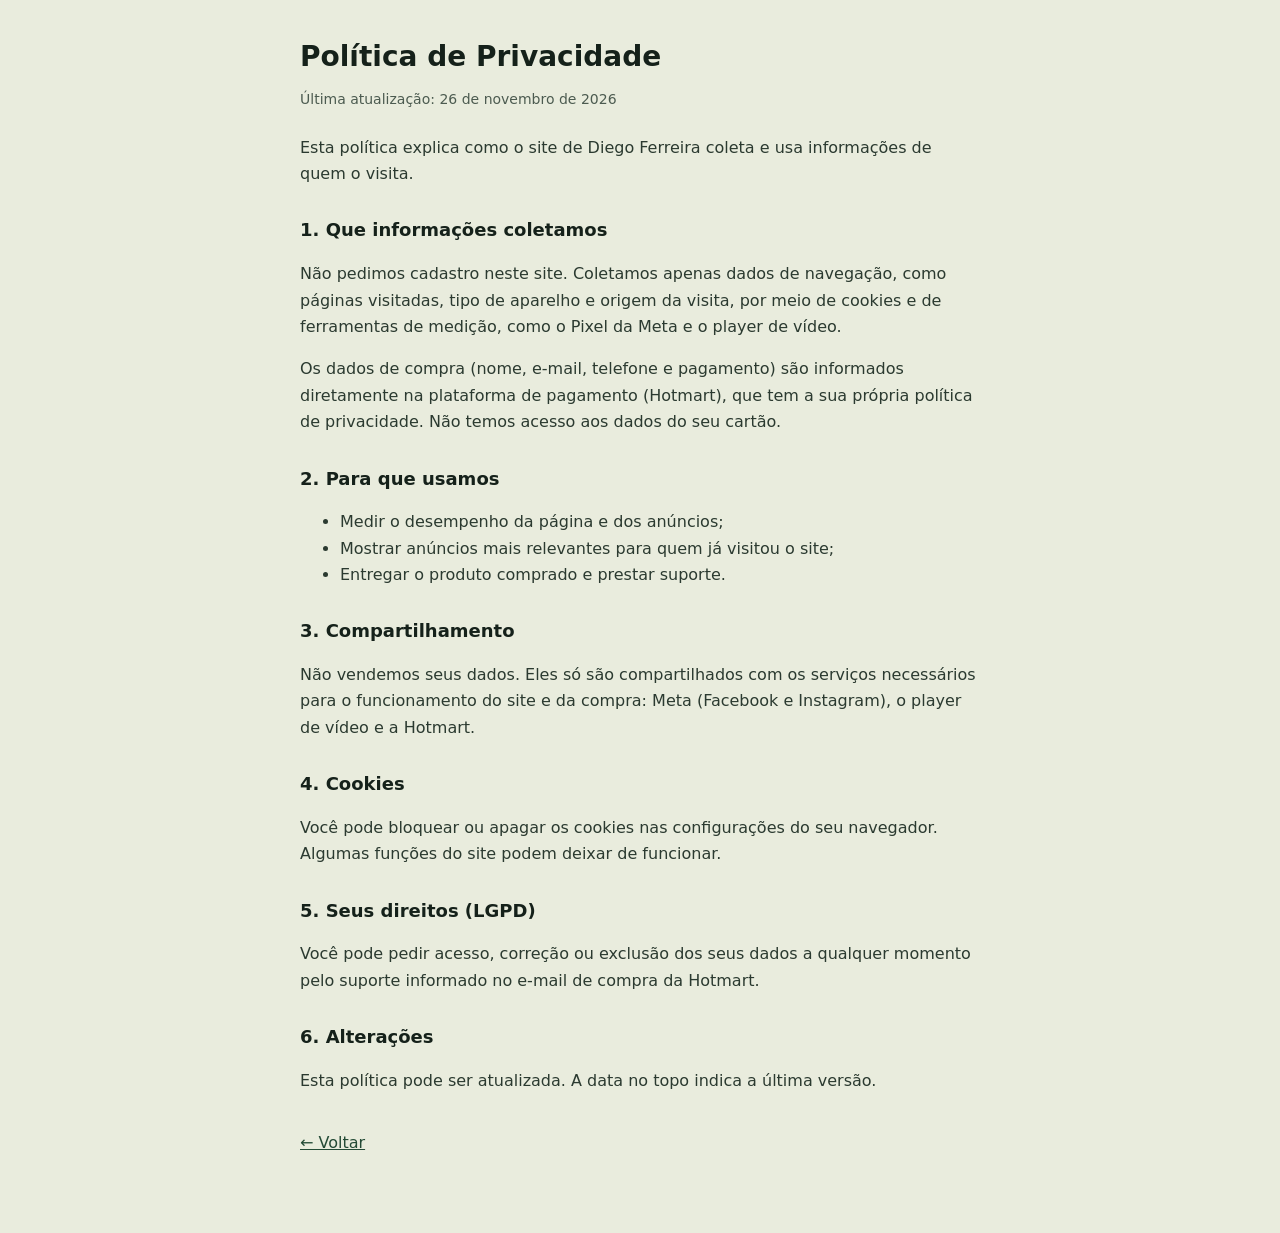
<file: privacidade/index.html>
<!DOCTYPE html>
<html lang="pt-BR">
<head>
  <meta charset="UTF-8" />
  <meta name="viewport" content="width=device-width, initial-scale=1.0" />
  <title>Política de Privacidade — Diego Ferreira</title>
  <link rel="icon" type="image/png" href="../favicon.png" />
  <style>
    body { background: #E9ECDD; color: #15211A; font-family: system-ui, sans-serif; font-size: 16px; line-height: 1.65; margin: 0; }
    .wrap { max-width: 680px; margin: 0 auto; padding: 40px 20px 60px; }
    h1 { font-size: 28px; line-height: 1.2; margin: 0 0 6px; }
    h2 { font-size: 18px; margin: 28px 0 6px; }
    p, li { color: #2b3a30; }
    .data { color: #4C5B50; font-size: 14px; margin-bottom: 24px; }
    a { color: #234A35; }
  </style>
</head>
<body>
  <main class="wrap">
    <h1>Política de Privacidade</h1>
    <p class="data">Última atualização: 26 de novembro de 2026</p>
    <p>Esta política explica como o site de Diego Ferreira coleta e usa informações de quem o visita.</p>
    <h2>1. Que informações coletamos</h2>
    <p>Não pedimos cadastro neste site. Coletamos apenas dados de navegação, como páginas visitadas, tipo de aparelho e origem da visita, por meio de cookies e de ferramentas de medição, como o Pixel da Meta e o player de vídeo.</p>
    <p>Os dados de compra (nome, e-mail, telefone e pagamento) são informados diretamente na plataforma de pagamento (Hotmart), que tem a sua própria política de privacidade. Não temos acesso aos dados do seu cartão.</p>
    <h2>2. Para que usamos</h2>
    <ul>
      <li>Medir o desempenho da página e dos anúncios;</li>
      <li>Mostrar anúncios mais relevantes para quem já visitou o site;</li>
      <li>Entregar o produto comprado e prestar suporte.</li>
    </ul>
    <h2>3. Compartilhamento</h2>
    <p>Não vendemos seus dados. Eles só são compartilhados com os serviços necessários para o funcionamento do site e da compra: Meta (Facebook e Instagram), o player de vídeo e a Hotmart.</p>
    <h2>4. Cookies</h2>
    <p>Você pode bloquear ou apagar os cookies nas configurações do seu navegador. Algumas funções do site podem deixar de funcionar.</p>
    <h2>5. Seus direitos (LGPD)</h2>
    <p>Você pode pedir acesso, correção ou exclusão dos seus dados a qualquer momento pelo suporte informado no e-mail de compra da Hotmart.</p>
    <h2>6. Alterações</h2>
    <p>Esta política pode ser atualizada. A data no topo indica a última versão.</p>
    <p style="margin-top:36px"><a href="/c/">← Voltar</a></p>
  </main>
</body>
</html>
</file>
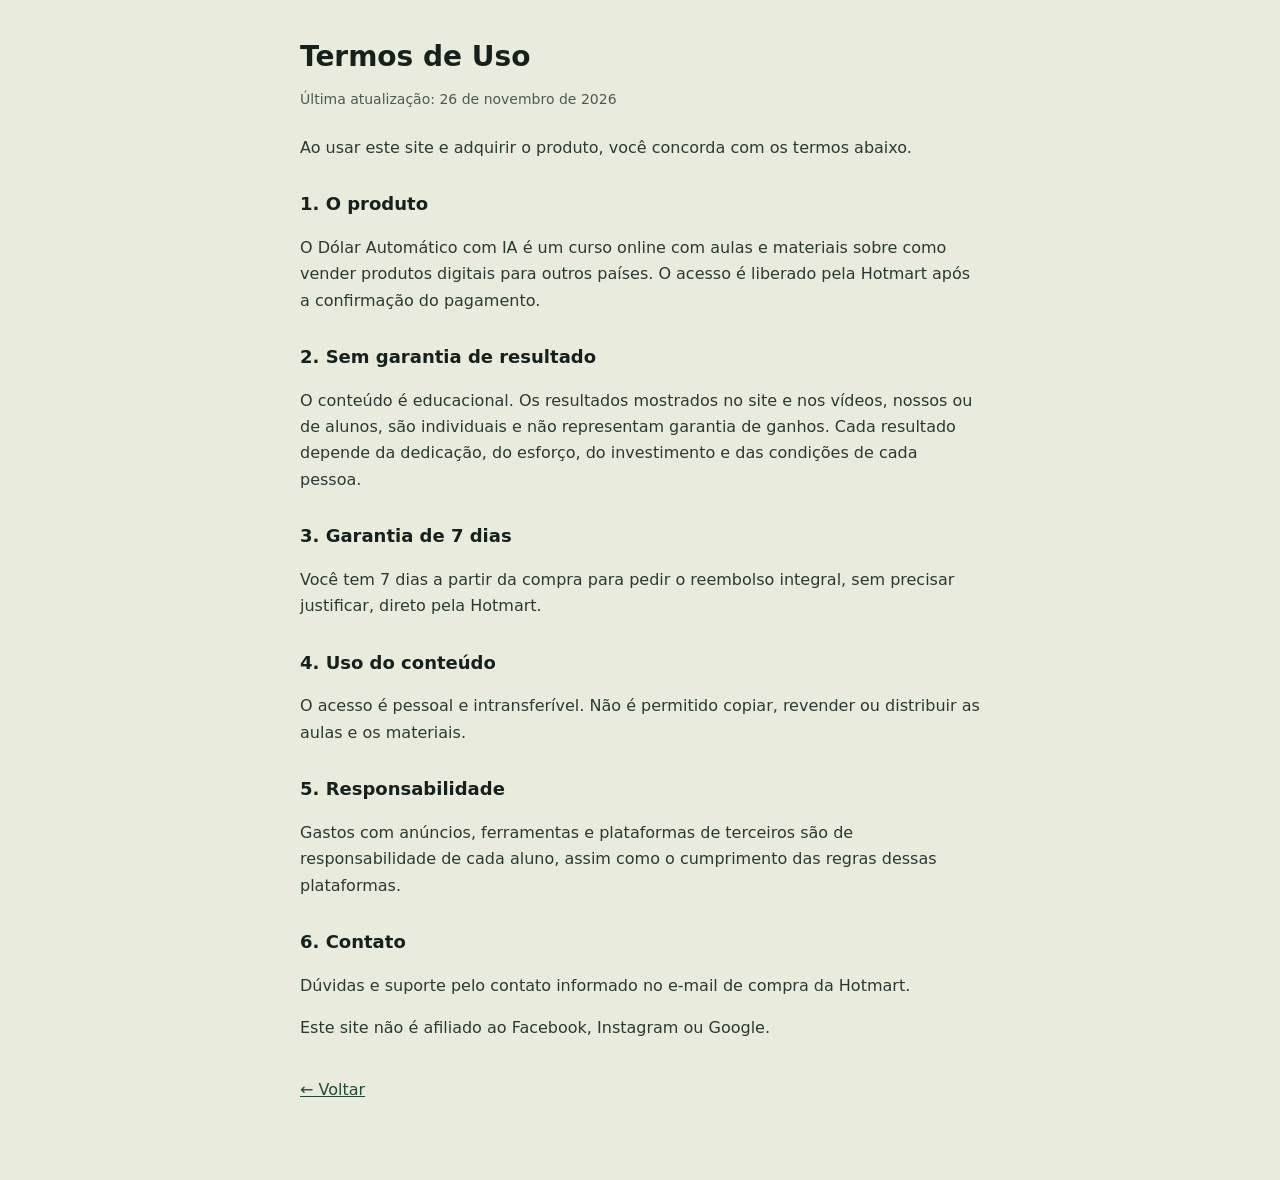
<file: termos/index.html>
<!DOCTYPE html>
<html lang="pt-BR">
<head>
  <meta charset="UTF-8" />
  <meta name="viewport" content="width=device-width, initial-scale=1.0" />
  <title>Termos de Uso — Diego Ferreira</title>
  <link rel="icon" type="image/png" href="../favicon.png" />
  <style>
    body { background: #E9ECDD; color: #15211A; font-family: system-ui, sans-serif; font-size: 16px; line-height: 1.65; margin: 0; }
    .wrap { max-width: 680px; margin: 0 auto; padding: 40px 20px 60px; }
    h1 { font-size: 28px; line-height: 1.2; margin: 0 0 6px; }
    h2 { font-size: 18px; margin: 28px 0 6px; }
    p, li { color: #2b3a30; }
    .data { color: #4C5B50; font-size: 14px; margin-bottom: 24px; }
    a { color: #234A35; }
  </style>
</head>
<body>
  <main class="wrap">
    <h1>Termos de Uso</h1>
    <p class="data">Última atualização: 26 de novembro de 2026</p>
    <p>Ao usar este site e adquirir o produto, você concorda com os termos abaixo.</p>
    <h2>1. O produto</h2>
    <p>O Dólar Automático com IA é um curso online com aulas e materiais sobre como vender produtos digitais para outros países. O acesso é liberado pela Hotmart após a confirmação do pagamento.</p>
    <h2>2. Sem garantia de resultado</h2>
    <p>O conteúdo é educacional. Os resultados mostrados no site e nos vídeos, nossos ou de alunos, são individuais e não representam garantia de ganhos. Cada resultado depende da dedicação, do esforço, do investimento e das condições de cada pessoa.</p>
    <h2>3. Garantia de 7 dias</h2>
    <p>Você tem 7 dias a partir da compra para pedir o reembolso integral, sem precisar justificar, direto pela Hotmart.</p>
    <h2>4. Uso do conteúdo</h2>
    <p>O acesso é pessoal e intransferível. Não é permitido copiar, revender ou distribuir as aulas e os materiais.</p>
    <h2>5. Responsabilidade</h2>
    <p>Gastos com anúncios, ferramentas e plataformas de terceiros são de responsabilidade de cada aluno, assim como o cumprimento das regras dessas plataformas.</p>
    <h2>6. Contato</h2>
    <p>Dúvidas e suporte pelo contato informado no e-mail de compra da Hotmart.</p>
    <p>Este site não é afiliado ao Facebook, Instagram ou Google.</p>
    <p style="margin-top:36px"><a href="/c/">← Voltar</a></p>
  </main>
</body>
</html>
</file>
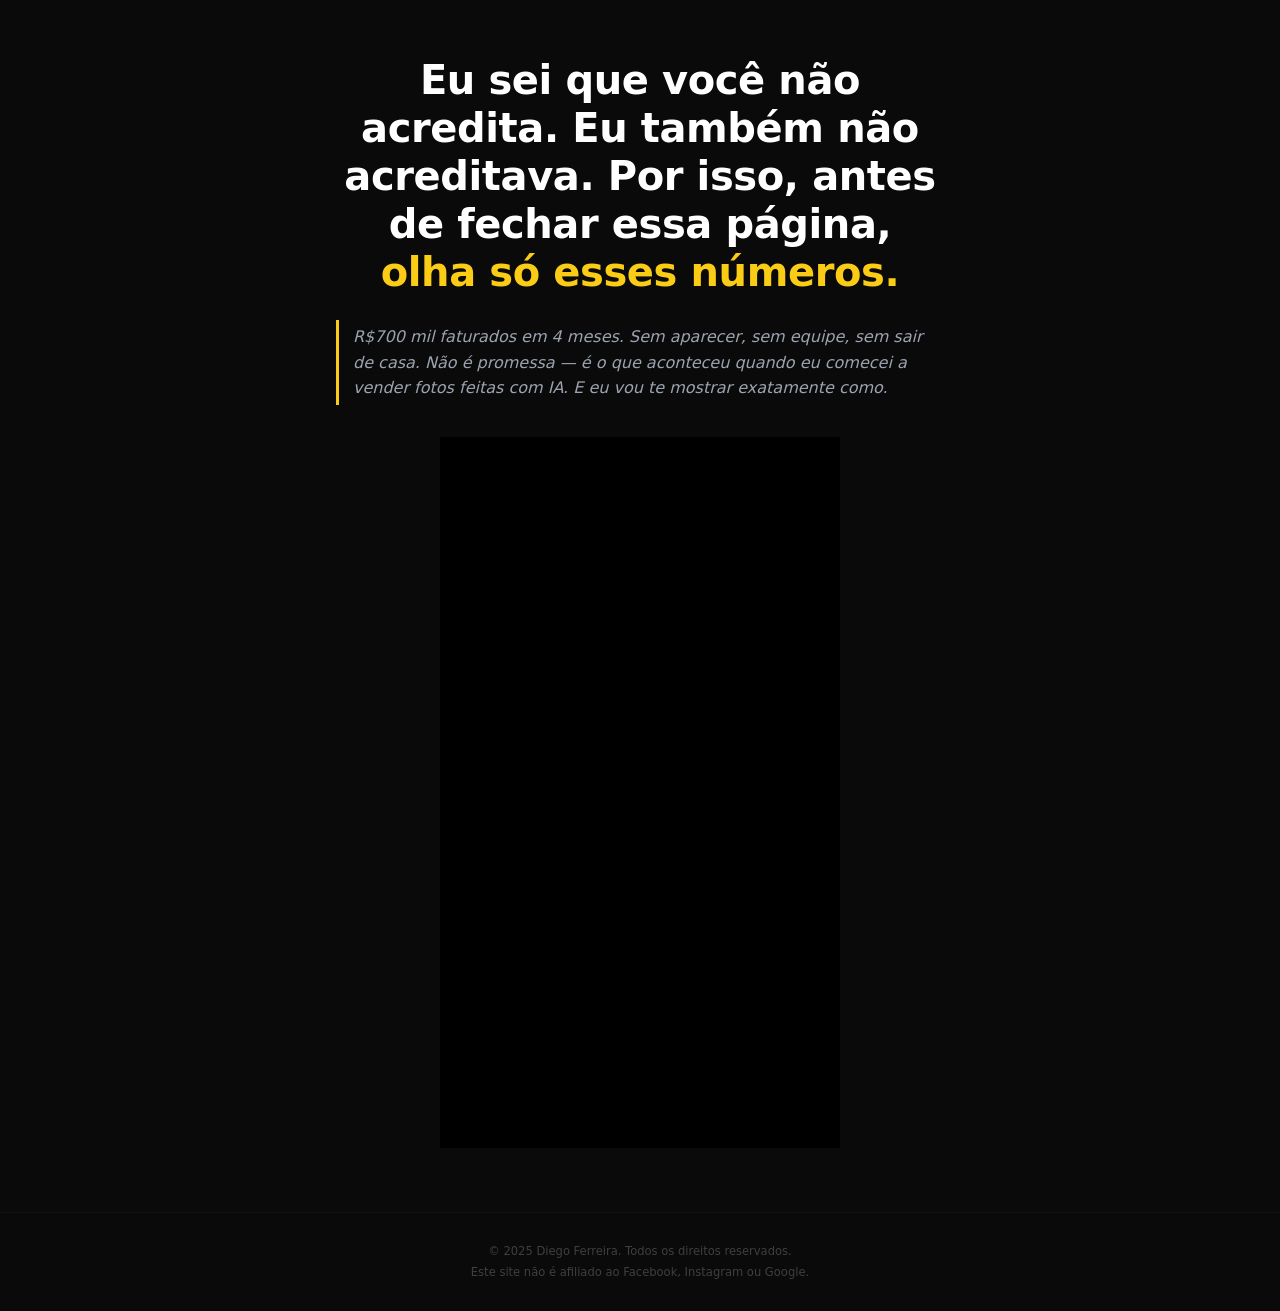
<file: index-b.html>
<!DOCTYPE html>
<html lang="pt-BR">
<head>
  <meta charset="UTF-8" />
  <meta name="viewport" content="width=device-width, initial-scale=1.0" />
  <meta name="description" content="Passo a passo definitivo para fazer de R$550 a R$1.000 por dia com IA sem sair de casa." />
  <title>Ecossistema de IA — Diego Ferreira</title>
  <link rel="icon" type="image/png" href="favicon.png" />
  <link rel="stylesheet" href="style.css" />
</head>
<body>

  <!-- ══════════════════════════════════════════
       SEÇÃO 1 — Headline + Vídeo (sempre visível)
  ══════════════════════════════════════════ -->
  <section class="hero">
    <div class="container">

      <h1 class="headline">
        Eu sei que você não acredita. Eu também não acreditava. Por isso, antes de fechar essa página,
        <span class="highlight">olha só esses números.</span>
      </h1>

      <div class="subtitle-wrapper">
        <div class="subtitle-bar">
          <p class="subtitle">R$700 mil faturados em 4 meses. Sem aparecer, sem equipe, sem sair de casa. Não é promessa — é o que aconteceu quando eu comecei a vender fotos feitas com IA. E eu vou te mostrar exatamente como.</p>
        </div>
      </div>

      <div class="video-wrapper">
        <vturb-smartplayer id="vid-6a4720a8bb5033e6812f1235" style="display: block; margin: 0 auto; width: 100%; max-width: 400px;"><div class="vturb-player-placeholder" style="position: relative; width: 100%; padding: 177.91666666666666% 0 0; z-index: 0; background-color: black;"></div></vturb-smartplayer>
        <script type="text/javascript">
          var s=document.createElement("script");
          s.src="https://scripts.converteai.net/6fde4800-0bbd-4e3d-8fdc-f037e8202187/players/6a4720a8bb5033e6812f1235/v4/player.js", s.async=!0,document.head.appendChild(s);
        </script>
      </div>

      <div class="scroll-offer-wrapper esconder">
        <a href="#oferta" class="scroll-offer-btn">Ver a oferta completa ↓</a>
      </div>

    </div>
  </section>

  <hr class="divider esconder" />

  <!-- ══════════════════════════════════════════
       SEÇÃO 2 — Prova Social
  ══════════════════════════════════════════ -->
  <section class="social-proof esconder">
    <div class="container">

      <h2 class="section-title">
        Não Acredite em Mim. <span class="highlight">Acredite nos Números.</span>
      </h2>

      <div class="stats-grid">
        <div class="stat-card">
          <span class="stat-number">R$12.000</span>
          <span class="stat-label">de lucro em um único mês de dezembro</span>
        </div>
        <div class="stat-card">
          <span class="stat-number">+R$700 mil</span>
          <span class="stat-label">faturados nos últimos 4 meses</span>
        </div>
      </div>

      <p class="bio-text">
        Eu não sou guru: sou um ex-CLT do interior de São Paulo que testou uma coisa que funcionou. Em 4 meses, faturei mais de R$700 mil vendendo fotos feitas com IA — sem aparecer, sem equipe, direto do meu computador. Hoje moro em Florianópolis, numa das ilhas mais caras do Brasil, e continuo fazendo exatamente a mesma coisa todos os dias.
      </p>

    </div>
  </section>

  <hr class="divider esconder" />

  <!-- ══════════════════════════════════════════
       SEÇÃO 3 — Bônus
  ══════════════════════════════════════════ -->
  <section class="bonuses esconder">
    <div class="container">

      <h2 class="section-title">
        Tudo que Você <span class="highlight">Leva Hoje</span>
      </h2>
      <p class="section-subtitle">Além do curso completo, você recebe:</p>

      <div class="bonus-list">

        <div class="bonus-card">
          <span class="bonus-badge">Bônus 1</span>
          <div class="bonus-content">
            <h3>Acelerador de Vendas + Criativos Validados</h3>
            <p>Templates prontos de anúncios que já convertem — só copiar e usar</p>
          </div>
        </div>

        <div class="bonus-card">
          <span class="bonus-badge">Bônus 2</span>
          <div class="bonus-content">
            <h3>Criativos Validados</h3>
            <p>Banco de criativos testados nos nichos de maior demanda</p>
          </div>
        </div>

        <div class="bonus-card">
          <span class="bonus-badge">Bônus 3</span>
          <div class="bonus-content">
            <h3>Lucre com App e Múltiplos Produtos Sazonais</h3>
            <p>Como criar produtos sazonais e usar o app para multiplicar os lucros</p>
          </div>
        </div>

        <div class="bonus-card">
          <span class="bonus-badge">Bônus 4</span>
          <div class="bonus-content">
            <h3>Aulão Gravado</h3>
            <p>Aula especial com estratégias avançadas de venda e produção</p>
          </div>
        </div>

        <div class="bonus-card">
          <span class="bonus-badge">Bônus 5</span>
          <div class="bonus-content">
            <h3>Como Aumentar em 5x ou Mais o Seu Lucro</h3>
            <p>O sistema de upsell e escala que Diego usa no próprio negócio</p>
          </div>
        </div>

        <div class="bonus-card">
          <span class="bonus-badge">Bônus 6</span>
          <div class="bonus-content">
            <h3>Call com Alunos que Vendem Todo Dia</h3>
            <p>Acesso a uma call exclusiva com alunos que já vivem do negócio</p>
          </div>
        </div>

      </div>
    </div>
  </section>

  <hr class="divider esconder" />

  <!-- ══════════════════════════════════════════
       SEÇÃO 4 — Comparativo de Valor
  ══════════════════════════════════════════ -->
  <section class="comparison esconder">
    <div class="container">

      <h2 class="section-title">
        Custa Menos que Um Rodízio. <span class="highlight">Rende Mais que Seu Salário.</span>
      </h2>

      <div class="comparison-grid">
        <div class="comparison-card comparison-card--bad">
          <span class="comparison-emoji">🍔</span>
          <p class="comparison-label">Um lanche</p>
          <p class="comparison-value comparison-value--bad">~R$25,00</p>
          <p class="comparison-desc">Você come e acabou. Não sobra nada.</p>
        </div>

        <div class="comparison-vs">VS</div>

        <div class="comparison-card comparison-card--good">
          <span class="comparison-emoji">📱</span>
          <p class="comparison-label">Ecossistema de IA</p>
          <p class="comparison-value comparison-value--good">12x de R$20,19</p>
          <p class="comparison-desc">Um método que gera renda todo mês.</p>
        </div>
      </div>

      <div class="recovery-box">
        <span class="recovery-check">✓</span>
        <p class="recovery-text">
          Já caiu em promessa furada antes? Eu também. Por isso aqui não tem "fique rico dormindo". Tem um método, tem trabalho de verdade — e tem gente comum faturando de R$550 a R$1.000 por dia com ele. A diferença entre você e elas? <strong>Elas testaram.</strong>
        </p>
      </div>

      <p class="recovery-bridge">
        Você não precisa acreditar em mim agora. Precisa só de uma coisa: testar por 7 dias. Se não for exatamente o que eu mostrei, você pede o dinheiro de volta e a gente segue a vida. Simples assim.
      </p>

    </div>
  </section>

  <hr class="divider esconder" />

  <!-- ══════════════════════════════════════════
       SEÇÃO 5 — Depoimentos em Vídeo
       Clique abre o vídeo na própria página (modal)
  ══════════════════════════════════════════ -->
  <section class="testimonials esconder">
    <div class="container">

      <h2 class="section-title">
        Resultados Reais de <span class="highlight">Alunos Reais</span>
      </h2>

      <div class="testimonials-grid">

        <div class="testimonial-card" data-video-id="Qhf8FQizGDg" role="button" tabindex="0">
          <div class="thumbnail">
            <img src="https://img.youtube.com/vi/Qhf8FQizGDg/hqdefault.jpg" alt="Depoimento Lais" loading="lazy" />
            <div class="play-overlay"><div class="play-icon">▶</div></div>
          </div>
          <div class="testimonial-info">
            <p class="student-name">Lais</p>
            <p class="student-result">Mãe de 2 filhos que mudou de vida</p>
          </div>
        </div>

        <div class="testimonial-card" data-video-id="c9J3WzrY6k8" role="button" tabindex="0">
          <div class="thumbnail">
            <img src="https://img.youtube.com/vi/c9J3WzrY6k8/hqdefault.jpg" alt="Depoimento Sanderson" loading="lazy" />
            <div class="play-overlay"><div class="play-icon">▶</div></div>
          </div>
          <div class="testimonial-info">
            <p class="student-name">Sanderson</p>
            <p class="student-result">Vende para fora do Brasil</p>
          </div>
        </div>

        <div class="testimonial-card" data-video-id="1oNRPJDde38" role="button" tabindex="0">
          <div class="thumbnail">
            <img src="https://img.youtube.com/vi/1oNRPJDde38/hqdefault.jpg" alt="Depoimento Alexandre" loading="lazy" />
            <div class="play-overlay"><div class="play-icon">▶</div></div>
          </div>
          <div class="testimonial-info">
            <p class="student-name">Alexandre</p>
            <p class="student-result">Ex motoboy, hoje ganha +R$10k no digital</p>
          </div>
        </div>

        <div class="testimonial-card" data-video-id="gWBlWsoIwe8" role="button" tabindex="0">
          <div class="thumbnail">
            <img src="https://img.youtube.com/vi/gWBlWsoIwe8/hqdefault.jpg" alt="Depoimento Gustavo" loading="lazy" />
            <div class="play-overlay"><div class="play-icon">▶</div></div>
          </div>
          <div class="testimonial-info">
            <p class="student-name">Gustavo</p>
            <p class="student-result">Começou do zero</p>
          </div>
        </div>

        <div class="testimonial-card" data-video-id="AwCBD-ntYsQ" role="button" tabindex="0">
          <div class="thumbnail">
            <img src="https://img.youtube.com/vi/AwCBD-ntYsQ/hqdefault.jpg" alt="Depoimento Jéssica" loading="lazy" />
            <div class="play-overlay"><div class="play-icon">▶</div></div>
          </div>
          <div class="testimonial-info">
            <p class="student-name">Jéssica</p>
            <p class="student-result">Queria outro produto pra vender e encontrou</p>
          </div>
        </div>

        <div class="testimonial-card" data-video-id="naBGbLtO6Nc" role="button" tabindex="0">
          <div class="thumbnail">
            <img src="https://img.youtube.com/vi/naBGbLtO6Nc/hqdefault.jpg" alt="Depoimento João Santos" loading="lazy" />
            <div class="play-overlay"><div class="play-icon">▶</div></div>
          </div>
          <div class="testimonial-info">
            <p class="student-name">João Santos</p>
            <p class="student-result">Investiu R$60 e voltou R$340</p>
          </div>
        </div>

        <div class="testimonial-card" data-video-id="lZM8tSM47xQ" role="button" tabindex="0">
          <div class="thumbnail">
            <img src="https://img.youtube.com/vi/lZM8tSM47xQ/hqdefault.jpg" alt="Depoimento Ralph" loading="lazy" />
            <div class="play-overlay"><div class="play-icon">▶</div></div>
          </div>
          <div class="testimonial-info">
            <p class="student-name">Ralph</p>
            <p class="student-result">Nunca tinha vendido fotos</p>
          </div>
        </div>

        <div class="testimonial-card" data-video-id="MqjEJqvOIRM" role="button" tabindex="0">
          <div class="thumbnail">
            <img src="https://img.youtube.com/vi/MqjEJqvOIRM/hqdefault.jpg" alt="Depoimento Gilmário" loading="lazy" />
            <div class="play-overlay"><div class="play-icon">▶</div></div>
          </div>
          <div class="testimonial-info">
            <p class="student-name">Gilmário</p>
            <p class="student-result">Vende pacotes para empresas</p>
          </div>
        </div>

        <div class="testimonial-card" data-video-id="cRlRQBFmtG8" role="button" tabindex="0">
          <div class="thumbnail">
            <img src="https://img.youtube.com/vi/cRlRQBFmtG8/hqdefault.jpg" alt="Depoimento Priscila" loading="lazy" />
            <div class="play-overlay"><div class="play-icon">▶</div></div>
          </div>
          <div class="testimonial-info">
            <p class="student-name">Priscila</p>
            <p class="student-result">Testou vários métodos — só esse deu certo</p>
          </div>
        </div>

        <div class="testimonial-card" data-video-id="YQYMsAu5ndo" role="button" tabindex="0">
          <div class="thumbnail">
            <img src="https://img.youtube.com/vi/YQYMsAu5ndo/hqdefault.jpg" alt="Depoimento Matheus" loading="lazy" />
            <div class="play-overlay"><div class="play-icon">▶</div></div>
          </div>
          <div class="testimonial-info">
            <p class="student-name">Matheus</p>
            <p class="student-result">Foi demitido e criou nova fonte de renda</p>
          </div>
        </div>

        <div class="testimonial-card" data-video-id="AFOQeNowCWo" role="button" tabindex="0">
          <div class="thumbnail">
            <img src="https://img.youtube.com/vi/AFOQeNowCWo/hqdefault.jpg" alt="Depoimento Arcilio" loading="lazy" />
            <div class="play-overlay"><div class="play-icon">▶</div></div>
          </div>
          <div class="testimonial-info">
            <p class="student-name">Arcilio</p>
            <p class="student-result">Fez as primeiras vendas no digital</p>
          </div>
        </div>

      </div>
    </div>
  </section>

  <hr class="divider esconder" />

  <!-- ══════════════════════════════════════════
       SEÇÃO 6 — CTA / Oferta
  ══════════════════════════════════════════ -->
  <section class="cta-section esconder" id="oferta">
    <div class="container">

      <p class="cta-eyebrow">O risco é todo meu — você só precisa testar</p>

      <div class="countdown-box">
        <p class="countdown-text">⏱ Essa condição expira em: <span id="countdown-timer">15:00</span></p>
        <p class="countdown-sub">Essa condição sai do ar quando o cronômetro zerar. Depois disso, volta ao preço cheio — sem exceção e sem "me chama no direct"</p>
      </div>

      <div class="cta-offer-box">
        <p class="cta-offer-title">Tudo Que Eu Usei Para Faturar R$700 Mil em 4 Meses — Destravado Pra Você Hoje</p>

        <p class="cta-price-old">De R$497,00</p>
        <p class="cta-price-label">Por apenas</p>

        <div class="cta-price-block">
          <p class="cta-installments">12x de <strong>R$20,19</strong></p>
          <p class="cta-cash">ou R$197,00 à vista</p>
        </div>

        <a href="https://pay.kirvano.com/35302e43-253c-415a-9967-c70ea281f885" class="cta-btn">
          QUERO VER SE FUNCIONA PRA MIM
          <span class="cta-btn-sub">Acesso imediato + 7 dias para testar sem risco. Não funcionou? Devolvo cada centavo.</span>
        </a>

        <p class="guarantee">
          <span class="guarantee-icon">🛡</span>
          Vou ser direto: se em 7 dias você entrar, assistir as aulas e achar que isso não é pra você, me manda um e-mail e eu devolvo 100% do valor. Sem perguntas, sem formulário de 10 páginas. Você duvidou a página inteira — essa garantia existe exatamente por isso.
        </p>
      </div>

    </div>
  </section>

  <!-- ── Footer ── -->
  <footer>
    <div class="container">
      <p>© 2025 Diego Ferreira. Todos os direitos reservados.</p>
      <p>Este site não é afiliado ao Facebook, Instagram ou Google.</p>
    </div>
  </footer>

  <!-- ══════════════════════════════════════════
       MODAL — abre o vídeo do depoimento na página
  ══════════════════════════════════════════ -->
  <div id="video-modal" class="modal-overlay" aria-hidden="true">
    <div class="modal-content">
      <button id="modal-close" class="modal-close" aria-label="Fechar vídeo">✕</button>
      <div class="modal-iframe-wrapper">
        <iframe
          id="modal-iframe"
          src=""
          frameborder="0"
          allow="autoplay; encrypted-media; fullscreen"
          allowfullscreen
        ></iframe>
      </div>
    </div>
  </div>

  <script src="script.js"></script>

</body>
</html>
</file>
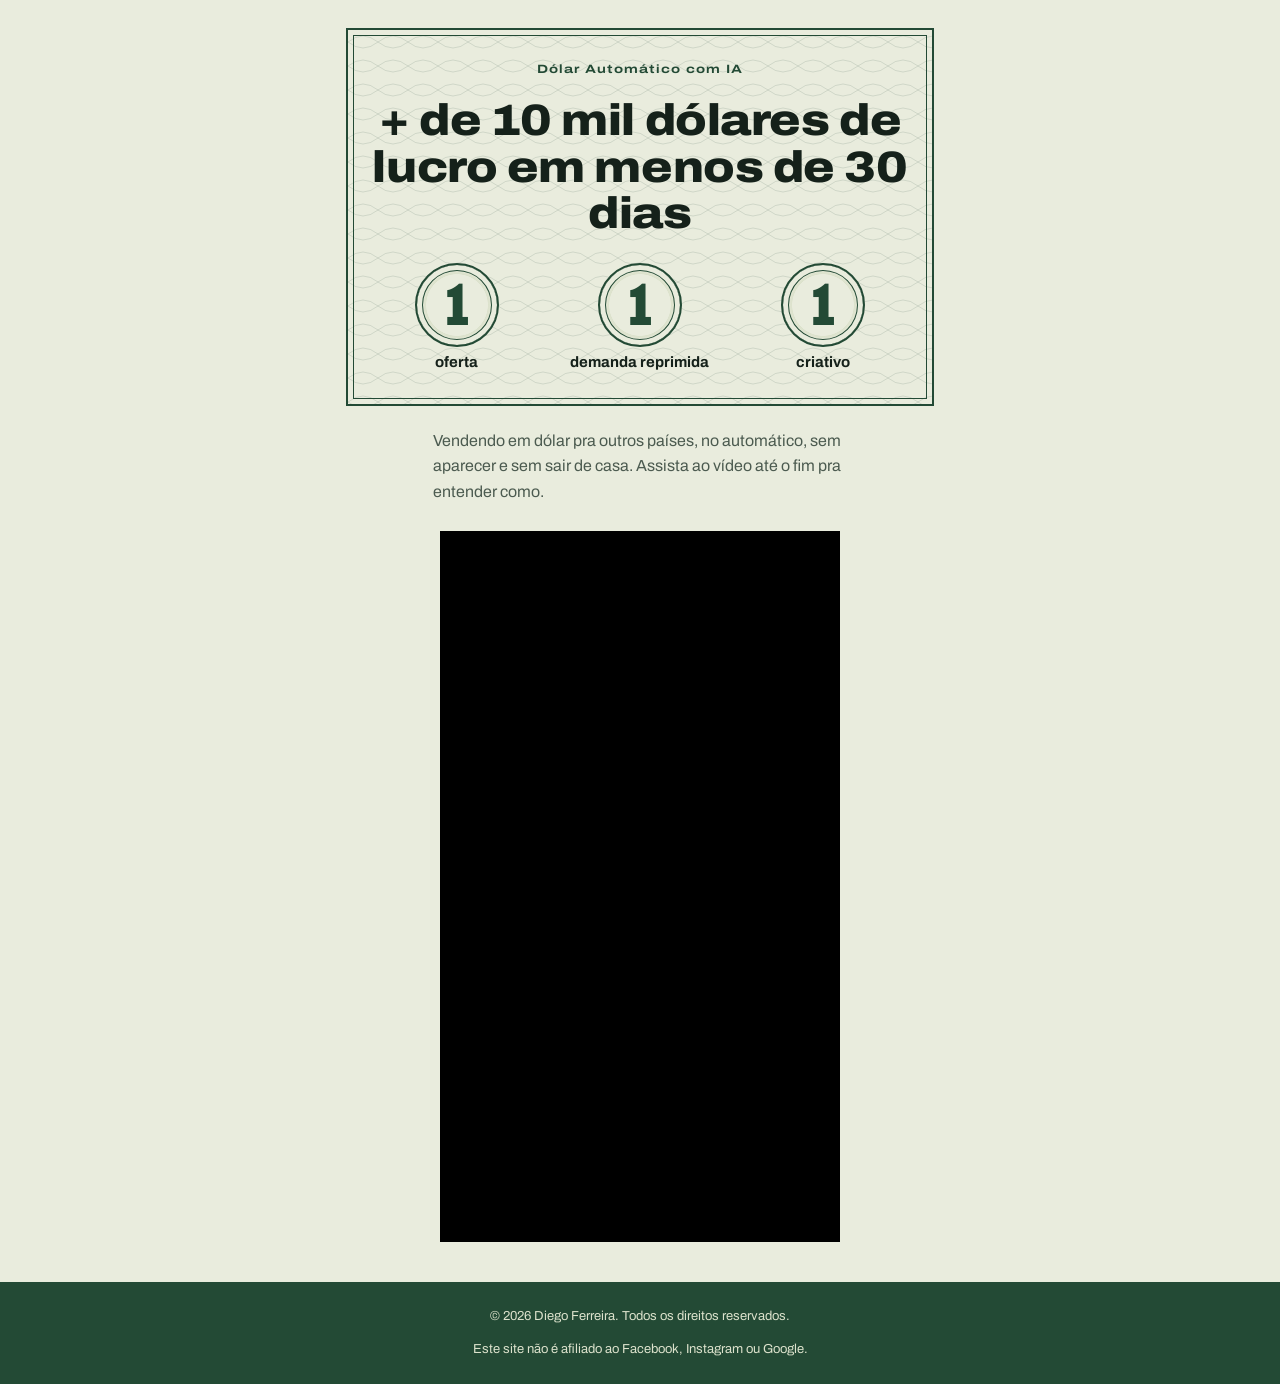
<file: tools/template_cedula.html>
<!DOCTYPE html>
<html lang="pt-BR">
<head>
  <meta charset="UTF-8" />
  <meta name="viewport" content="width=device-width, initial-scale=1.0" />
  <meta name="description" content="+ de 10 mil dólares de lucro em menos de 30 dias com 1 oferta, 1 demanda reprimida e apenas 1 criativo." />
  <title>Dólar Automático com IA — Diego Ferreira</title>
  <link rel="icon" type="image/png" href="../favicon.png" />
  <link rel="preconnect" href="https://fonts.googleapis.com" />
  <link rel="preconnect" href="https://fonts.gstatic.com" crossorigin />
  <link href="https://fonts.googleapis.com/css2?family=Archivo:wdth,wght@62..125,400..900&display=swap" rel="stylesheet" />
  <style>
    /* Paleta tirada da cédula de dólar */
    :root {
      --papel: #E9ECDD;      /* papel-moeda */
      --papel-2: #DCE2CC;    /* papel com sombra */
      --tinta: #15211A;      /* tinta de impressão */
      --nota: #234A35;       /* verde do verso da nota */
      --selo: #2F7D4F;       /* selo do Tesouro */
      --linha: #A9B596;      /* gravura / fios */
      --muted: #4C5B50;
    }

    *, *::before, *::after { box-sizing: border-box; margin: 0; padding: 0; }
    html { scroll-behavior: smooth; }
    body {
      background: var(--papel);
      color: var(--tinta);
      font-family: "Archivo", system-ui, sans-serif;
      font-stretch: 100%;
      font-size: 17px;
      line-height: 1.6;
      -webkit-font-smoothing: antialiased;
    }
    img { max-width: 100%; display: block; }
    a { color: inherit; }
    :focus-visible { outline: 3px solid var(--selo); outline-offset: 3px; }

    .wrap { max-width: 620px; margin: 0 auto; padding: 0 16px; }

    /* ── Hero: a "cédula" ── */
    .hero { padding: 28px 0 40px; }
    .note {
      position: relative;
      background: var(--papel);
      border: 2px solid var(--nota);
      outline: 1px solid var(--nota);
      outline-offset: -8px;
      padding: 30px 22px 26px;
      text-align: center;
      overflow: hidden;
    }
    /* guilhoché: linhas onduladas de gravura no fundo da nota */
    .note::before {
      content: "";
      position: absolute; inset: 0;
      background-image: url("data:image/svg+xml,%3Csvg xmlns='http://www.w3.org/2000/svg' width='120' height='24' viewBox='0 0 120 24'%3E%3Cpath d='M0 12 Q15 0 30 12 T60 12 T90 12 T120 12' fill='none' stroke='%23234A35' stroke-width='.6' opacity='.22'/%3E%3Cpath d='M0 12 Q15 24 30 12 T60 12 T90 12 T120 12' fill='none' stroke='%23234A35' stroke-width='.6' opacity='.22'/%3E%3C/svg%3E");
      pointer-events: none;
    }
    .note > * { position: relative; }
    .note-top {
      font-stretch: 125%;
      font-weight: 700;
      font-size: 12px;
      letter-spacing: .08em;
      color: var(--nota);
      margin-bottom: 18px;
    }
    .headline {
      font-stretch: 112%;
      font-weight: 850;
      font-size: clamp(28px, 7.4vw, 44px);
      line-height: 1.06;
      letter-spacing: -.01em;
      color: var(--tinta);
    }

    /* os três "1" — cantos de uma nota de 1 dólar */
    .ones {
      display: grid;
      grid-template-columns: repeat(3, 1fr);
      gap: 10px;
      margin: 26px 0 6px;
    }
    .one { display: flex; flex-direction: column; align-items: center; gap: 6px; }
    .one-num {
      width: 84px; height: 84px;
      display: grid; place-items: center;
      border-radius: 50%;
      border: 2px solid var(--nota);
      box-shadow: inset 0 0 0 5px var(--papel), inset 0 0 0 6px var(--nota);
      background: radial-gradient(circle, var(--papel) 54%, var(--papel-2) 55%, var(--papel) 70%);
      font-stretch: 62%;
      font-weight: 900;
      font-size: 60px;
      line-height: 1;
      color: var(--nota);
    }
    .one-label { font-weight: 700; font-size: 15px; line-height: 1.25; }

    .sub {
      max-width: 46ch;
      margin: 22px auto 26px;
      color: var(--muted);
      font-size: 16px;
    }
    .video { max-width: 400px; margin: 0 auto; }

    /* ── Conteúdo liberado aos 7min50s ── */
    .esconder { display: none !important; }

    .jump {
      display: block;
      margin: 22px auto 0;
      max-width: 400px;
      text-align: center;
      background: var(--selo);
      color: var(--papel);
      text-decoration: none;
      font-weight: 800;
      font-stretch: 110%;
      padding: 15px 18px;
      border-radius: 4px;
    }

    section.block { padding: 44px 0; border-top: 1px solid var(--linha); }
    h2 {
      font-stretch: 112%;
      font-weight: 850;
      font-size: clamp(24px, 5.6vw, 32px);
      line-height: 1.12;
      margin-bottom: 14px;
    }
    h3 { font-weight: 800; font-size: 18px; line-height: 1.3; margin-bottom: 4px; }
    p + p { margin-top: 12px; }
    .lead { color: var(--muted); max-width: 60ch; }

    /* Abas */
    .tabs {
      display: flex;
      border: 2px solid var(--nota);
      border-radius: 4px;
      margin-bottom: 34px;
      position: sticky; top: 8px; z-index: 5;
      background: var(--papel);
    }
    .tab {
      flex: 1;
      font: inherit;
      font-weight: 800;
      font-size: 15px;
      padding: 12px 8px;
      border: 0;
      background: transparent;
      color: var(--nota);
      cursor: pointer;
    }
    .tab[aria-selected="true"] { background: var(--nota); color: var(--papel); }
    .panel[hidden] { display: none; }
    .panel > * + * { margin-top: 0; }

    /* Problemas: lista corrida, sem cartões */
    .wrong { list-style: none; margin-top: 18px; }
    .wrong li { padding: 14px 0; border-bottom: 1px dashed var(--linha); }
    .wrong li:first-child { border-top: 1px dashed var(--linha); }
    .wrong h3 { text-decoration: line-through; text-decoration-color: #A23B2A; text-decoration-thickness: 2px; }
    .wrong p { color: var(--muted); }

    /* Real x dólar: câmbio */
    .rate {
      display: grid;
      grid-template-columns: 1fr auto 1fr;
      align-items: center;
      gap: 12px;
      margin-top: 22px;
      text-align: center;
    }
    .rate-side { padding: 16px 8px; }
    .rate-num { display: block; font-stretch: 62%; font-weight: 900; font-size: 54px; line-height: 1; }
    .rate-side--brl .rate-num { color: var(--muted); }
    .rate-side--usd { background: var(--nota); color: var(--papel); border-radius: 4px; }
    .rate-eq { font-weight: 900; font-size: 28px; color: var(--nota); }
    .rate-cap { display: block; font-size: 14px; margin-top: 6px; }

    /* Passos: é uma sequência de verdade, então numerada */
    .steps { list-style: none; counter-reset: s; margin-top: 22px; }
    .steps li {
      counter-increment: s;
      position: relative;
      padding: 0 0 22px 56px;
    }
    .steps li::before {
      content: counter(s);
      position: absolute; left: 0; top: -4px;
      width: 38px; height: 38px;
      display: grid; place-items: center;
      border: 2px solid var(--nota);
      border-radius: 50%;
      font-stretch: 62%;
      font-weight: 900;
      font-size: 24px;
      color: var(--nota);
      background: var(--papel);
    }
    .steps li::after {
      content: "";
      position: absolute; left: 18px; top: 36px; bottom: 0;
      border-left: 2px dotted var(--linha);
    }
    .steps li:last-child::after { display: none; }
    .steps p { color: var(--muted); }

    .countries { display: flex; flex-wrap: wrap; gap: 8px; margin-top: 16px; }
    .countries span {
      border: 1.5px solid var(--nota);
      border-radius: 999px;
      padding: 6px 14px;
      font-weight: 700;
    }
    .note-small { color: var(--muted); font-size: 15px; margin-top: 12px; }

    /* Alunos: depoimentos, não cartões */
    .quotes { margin-top: 18px; }
    .quote { padding: 18px 0; border-bottom: 1px dashed var(--linha); }
    .quote p { font-size: 18px; line-height: 1.45; }
    .quote footer { margin-top: 8px; color: var(--muted); font-size: 15px; }
    .quote footer strong { color: var(--tinta); }

    /* Mentor */
    .path { list-style: none; margin: 22px 0; }
    .path li { display: grid; grid-template-columns: 104px 1fr; gap: 14px; padding: 14px 0; border-top: 1px dashed var(--linha); }
    .path li:last-child { border-bottom: 1px dashed var(--linha); }
    .path-when { font-weight: 800; color: var(--selo); font-size: 15px; }
    .path p { color: var(--muted); font-size: 16px; }
    .figures { display: grid; grid-template-columns: 1fr 1fr; gap: 12px; margin: 24px 0; }
    .figure { border-left: 3px solid var(--selo); padding-left: 12px; }
    .figure strong { display: block; font-stretch: 80%; font-weight: 900; font-size: 30px; line-height: 1.1; color: var(--nota); }
    .figure span { font-size: 14px; color: var(--muted); }
    .photos { display: grid; grid-template-columns: repeat(3, 1fr); gap: 6px; margin-top: 10px; }
    .photos--2 { grid-template-columns: repeat(2, 1fr); }
    .photos img { width: 100%; aspect-ratio: 3 / 4; object-fit: cover; filter: saturate(.85); }
    .photo-cap { font-weight: 700; margin-top: 22px; }

    /* Bônus: "o que vem dentro" */
    .inside { list-style: none; margin-top: 18px; }
    .inside li { display: grid; grid-template-columns: 28px 1fr; gap: 10px; padding: 14px 0; border-bottom: 1px dashed var(--linha); }
    .inside li::before { content: "✓"; font-weight: 900; color: var(--selo); font-size: 20px; line-height: 1.3; }
    .inside p { color: var(--muted); }
    .inside .value { display: block; margin-top: 4px; font-weight: 700; color: var(--selo); font-size: 15px; }

    /* Oferta: a nota com o selo carimbado */
    .offer { padding: 44px 0 56px; border-top: 1px solid var(--linha); }
    .offer .note { padding: 34px 22px 28px; }
    .seal {
      position: absolute; top: 14px; right: 14px;
      width: 74px; height: 74px;
      border-radius: 50%;
      border: 2px solid var(--selo);
      box-shadow: inset 0 0 0 4px var(--papel), inset 0 0 0 5px var(--selo);
      display: grid; place-items: center;
      text-align: center;
      color: var(--selo);
      font-weight: 900;
      font-size: 11px;
      line-height: 1.1;
      transform: rotate(-12deg);
    }
    .offer-title { font-stretch: 112%; font-weight: 850; font-size: 22px; line-height: 1.15; margin: 0 70px 18px; }
    .was { color: var(--muted); text-decoration: line-through; }
    .price { margin: 10px 0 4px; }
    .price-big { display: block; font-stretch: 70%; font-weight: 900; font-size: 64px; line-height: 1; color: var(--nota); }
    .price-small { font-size: 16px; color: var(--muted); }
    .buy {
      display: block;
      margin: 22px 0 14px;
      background: var(--selo);
      color: var(--papel);
      text-decoration: none;
      font-weight: 900;
      font-stretch: 112%;
      font-size: 19px;
      padding: 18px 16px;
      border-radius: 4px;
    }
    .buy:hover { background: var(--nota); }
    .buy small { display: block; font-weight: 500; font-stretch: 100%; font-size: 13px; opacity: .9; margin-top: 4px; }
    .guarantee { font-size: 14px; color: var(--muted); max-width: 44ch; margin: 0 auto; }

    /* O único movimento da página: o selo é carimbado quando a oferta aparece */
    .offer.is-in .seal { animation: carimbo .5s cubic-bezier(.2,1.6,.4,1) both .2s; }
    @keyframes carimbo {
      from { transform: rotate(-12deg) scale(2.4); opacity: 0; }
      to { transform: rotate(-12deg) scale(1); opacity: 1; }
    }
    @media (prefers-reduced-motion: reduce) {
      .offer.is-in .seal { animation: none; }
      html { scroll-behavior: auto; }
    }

    .site-footer { background: var(--nota); color: var(--papel-2); font-size: 13px; padding: 24px 0; text-align: center; }

    @media (max-width: 380px) {
      .one-num { width: 70px; height: 70px; font-size: 48px; }
      .one-label { font-size: 13px; }
      .path li { grid-template-columns: 1fr; gap: 2px; }
    }
  </style>
</head>
<body>

  <!-- Hero: headline + fórmula 1-1-1 + vídeo (sempre visível) -->
  <header class="hero">
    <div class="wrap">
      <div class="note">
        <p class="note-top">Dólar Automático com IA</p>
        <h1 class="headline">+ de 10 mil dólares de lucro em menos de 30 dias</h1>

        <div class="ones" aria-label="com 1 oferta, 1 demanda reprimida e apenas 1 criativo">
          <div class="one"><span class="one-num" aria-hidden="true">1</span><span class="one-label">oferta</span></div>
          <div class="one"><span class="one-num" aria-hidden="true">1</span><span class="one-label">demanda reprimida</span></div>
          <div class="one"><span class="one-num" aria-hidden="true">1</span><span class="one-label">criativo</span></div>
        </div>
      </div>

      <p class="sub">Vendendo em dólar pra outros países, no automático, sem aparecer e sem sair de casa. Assista ao vídeo até o fim pra entender como.</p>

      <div class="video">
        <vturb-smartplayer id="vid-6af48c2f49fa01f70b9d2094" style="display: block; margin: 0 auto; width: 100%; max-width: 400px;"><div class="vturb-player-placeholder" style="position: relative; width: 100%; padding: 177.91666666666666% 0 0; z-index: 0; background-color: black;"></div></vturb-smartplayer>
        <script type="text/javascript">
          var s=document.createElement("script");
          s.src="https://scripts.converteai.net/6fde4800-0bbd-4e3d-8fdc-f037e8202187/players/6af48c2f49fa01f70b9d2094/v4/player.js", s.async=!0,document.head.appendChild(s);
        </script>
      </div>

      <a href="#oferta" class="jump esconder">Ver a oferta</a>
    </div>
  </header>

  <!-- Abas — liberadas aos 7min50s -->
  <main class="esconder">
    <section class="block">
      <div class="wrap">

        <div class="tabs" role="tablist">
          <button class="tab" role="tab" id="tab-metodo" aria-controls="painel-metodo" aria-selected="true">O método</button>
          <button class="tab" role="tab" id="tab-mentor" aria-controls="painel-mentor" aria-selected="false">Quem é seu mentor</button>
        </div>

        <!-- Aba 1: O método -->
        <div class="panel" id="painel-metodo" role="tabpanel" aria-labelledby="tab-metodo">

          <h2>O loop infinito do digital</h2>
          <p class="lead">A maioria fica presa testando o que funcionava no passado e hoje está saturado.</p>
          <ul class="wrong">
            <li><h3>Testar produto atrás de produto</h3><p>Sempre na esperança de um dar certo, e quase sempre no prejuízo.</p></li>
            <li><h3>Vender só no Brasil</h3><p>Mercado saturado, cheio de golpe, e em real, uma moeda fraca.</p></li>
            <li><h3>Achar que é só trabalhar mais</h3><p>Passar o dia no computador não traz resultado. Estratégia traz.</p></li>
          </ul>

          <section class="block" style="margin-top:40px">
            <h2>A saída é a demanda reprimida</h2>
            <p class="lead">É um público que já está aquecido e já quer comprar um produto. Você só se posiciona pra vender pra ele, no automático, de qualquer lugar.</p>
            <div class="rate">
              <div class="rate-side rate-side--usd"><span class="rate-num">US$ 1</span><span class="rate-cap">países inexplorados</span></div>
              <span class="rate-eq" aria-hidden="true">≈</span>
              <div class="rate-side rate-side--brl"><span class="rate-num">R$ 5</span><span class="rate-cap">no seu bolso</span></div>
            </div>
          </section>

          <section class="block">
            <h2>Como a venda automática acontece</h2>
            <ol class="steps">
              <li><h3>Você encontra 1 demanda reprimida</h3><p>Com um método baseado no que está acontecendo no mercado, não no achismo.</p></li>
              <li><h3>Escolhe 1 oferta que casa com ela</h3><p>A gente ensina como escolher o produto certo.</p></li>
              <li><h3>Sobe 1 criativo validado</h3><p>Tirado do nosso banco de criativos, baseado no que já vende.</p></li>
              <li><h3>O robô atende e vende</h3><p>As mensagens chegam no funil, o robô responde e o pagamento cai em dólar, no Pix, PayPal, Stripe ou Hotmart.</p></li>
            </ol>
          </section>

          <section class="block">
            <h2>Alguns dos países que mais vendem</h2>
            <div class="countries"><span>Costa Rica</span><span>Itália</span><span>França</span><span>Portugal</span></div>
            <p class="note-small">Compras saindo por até US$ 0,33 no gerenciador, e vendas no mundo todo.</p>
          </section>

          <section class="block">
            <h2>Quem já está fazendo</h2>
            <div class="quotes">
              <blockquote class="quote">
                <p>Recebeu a estrutura validada, ajustou as campanhas e estava vendendo desde o segundo dia de operação.</p>
                <footer><strong>Lucas</strong>, aluno do Dólar Automático</footer>
              </blockquote>
              <blockquote class="quote">
                <p>Começou a rodar em 28 de julho e em menos de uma semana já tinha vendas no Pix, Stripe, PayPal e Hotmart, incluindo um Pix de R$ 500 no segundo dia.</p>
                <footer><strong>Patrick</strong>, aluno da mentoria</footer>
              </blockquote>
              <blockquote class="quote">
                <p>Faturou os primeiros R$ 10 mil em 17 dias e recebeu a premiação da Hotmart.</p>
                <footer><strong>David</strong>, premiado pela Hotmart</footer>
              </blockquote>
            </div>
          </section>

        </div>

        <!-- Aba 2: Quem é seu mentor -->
        <div class="panel" id="painel-mentor" role="tabpanel" aria-labelledby="tab-mentor" hidden>

          <h2>Prazer, eu sou o Diego Ferreira</h2>
          <p class="lead">Há um ano e meio eu era CLT, com um salário só, no interior de São Paulo. Testava produto atrás de produto, fazia uma venda aqui e outra ali, mas nada que me tirasse do CLT.</p>

          <ul class="path">
            <li><span class="path-when">De onde vim</span><div><h3>CLT, interior de SP</h3><p>Trabalhava sem parar e não conseguia uma renda previsível.</p></div></li>
            <li><span class="path-when">A virada</span><div><h3>Parei de trabalhar mais e comecei a pensar em estratégia</h3><p>Foquei em demandas reprimidas e passei a vender em dólar, no automático.</p></div></li>
            <li><span class="path-when">Onde cheguei</span><div><h3>Vivo do digital em Florianópolis</h3><p>Trabalho de casa com vista pro mar, e a operação continua rodando quando eu vou pra praia.</p></div></li>
          </ul>

          <div class="figures">
            <div class="figure"><strong>+R$ 50 mil</strong><span>de lucro em 3 meses em uma conta de anúncio</span></div>
            <div class="figure"><strong>US$ 3.000</strong><span>em 3 meses, com uma única oferta</span></div>
          </div>

          <p class="lead">Hoje eu dou uma mentoria individual de R$ 10.000 ensinando essa estratégia, e foi ela que eu transformei no curso gravado abaixo.</p>

          <p class="photo-cap">Antes, no interior de SP</p>
          <div class="photos photos--2">
            <img src="../images/antes-1.jpg" alt="Diego antes, no interior de SP" />
            <img src="../images/antes-2.jpg" alt="Diego antes, no interior de SP" />
          </div>
          <p class="photo-cap">Hoje, em Florianópolis</p>
          <div class="photos">
            <img src="../images/depois-1.jpg" alt="Diego hoje, em Florianópolis" />
            <img src="../images/depois-2.jpg" alt="Diego hoje, em Florianópolis" />
            <img src="../images/depois-3.jpg" alt="Diego hoje, em Florianópolis" />
          </div>

        </div>
      </div>
    </section>

    <!-- Bônus -->
    <section class="block">
      <div class="wrap">
        <h2>O que vem junto com o curso</h2>
        <ul class="inside">
          <li><div><h3>Fluxo de atendimento validado</h3><p>O mesmo funil com robô que eu uso. Você copia e coloca pra rodar com um clique.</p></div></li>
          <li><div><h3>O modelo de IA que sobe as minhas campanhas</h3><p>A mesma IA que eu uso pra subir os anúncios da operação.</p></div></li>
          <li><div><h3>Suporte comigo e com a minha equipe</h3><p>Acesso ao meu número. A gente analisa o seu criativo antes de você subir, pra você não torrar dinheiro.</p></div></li>
          <li><div><h3>Grupo VIP de networking</h3><p>Pessoas que vendem no digital trocando dicas e fechando parcerias.</p><span class="value">Vendido a R$ 200, grátis no lançamento</span></div></li>
        </ul>
      </div>
    </section>

    <!-- Oferta -->
    <section class="offer" id="oferta">
      <div class="wrap">
        <div class="note">
          <span class="seal" aria-hidden="true">PREÇO DE<br/>LANÇA-<br/>MENTO</span>
          <p class="offer-title">Dólar Automático com IA, curso gravado e 4 bônus</p>
          <p class="was">Mentoria individual: R$ 10.000</p>
          <p class="price"><span class="price-big">12x R$ 9,90</span><span class="price-small">ou R$ 97 à vista</span></p>
          <a href="https://pay.kirvano.com/c48e32d5-9527-49c5-bbaa-27e4a9c68970" class="buy">
            Comprar o curso por R$ 97
            <small>Acesso liberado logo após o pagamento</small>
          </a>
          <p class="guarantee">Garantia incondicional de 7 dias. Se não gostar, você pede o reembolso e recebe cada centavo de volta.</p>
        </div>
      </div>
    </section>
  </main>

  <footer class="site-footer">
    <div class="wrap">
      <p>© 2026 Diego Ferreira. Todos os direitos reservados.</p>
      <p>Este site não é afiliado ao Facebook, Instagram ou Google.</p>
    </div>
  </footer>

  <script>
    /* Revela abas, bônus e oferta aos 470s (7min50s) */
    (function () {
      var delaySeconds = 470;
      var revealed = false;

      function markOffer() {
        var offer = document.getElementById("oferta");
        if (!offer || !("IntersectionObserver" in window)) return;
        var io = new IntersectionObserver(function (entries) {
          if (entries[0].isIntersecting) { offer.classList.add("is-in"); io.disconnect(); }
        }, { threshold: .4 });
        io.observe(offer);
      }

      function reveal() {
        if (revealed) return;
        revealed = true;
        document.querySelectorAll(".esconder").forEach(function (el) { el.classList.remove("esconder"); });
        markOffer();
      }

      /* Prévia local: mostra tudo de uma vez */
      if (location.hostname === "localhost" || location.protocol === "file:") { reveal(); return; }

      var player = document.querySelector("vturb-smartplayer");
      if (player) {
        player.addEventListener("player:ready", function () {
          revealed = true;
          player.displayHiddenElements(delaySeconds, [".esconder"], { persist: true });
          markOffer();
        });
      }

      /* Plano B: garante que o botão aparece mesmo se o player não avisar */
      setTimeout(reveal, (delaySeconds + 5) * 1000);
    })();

    /* Abas */
    (function () {
      var tabs = document.querySelectorAll(".tab");
      tabs.forEach(function (tab) {
        tab.addEventListener("click", function () {
          tabs.forEach(function (t) {
            var on = t === tab;
            t.setAttribute("aria-selected", on ? "true" : "false");
            document.getElementById(t.getAttribute("aria-controls")).hidden = !on;
          });
        });
      });
    })();
  </script>

</body>
</html>
</file>
<file: style.css>
html {
  scroll-behavior: smooth;
}

*, *::before, *::after {
  box-sizing: border-box;
  margin: 0;
  padding: 0;
}

:root {
  --bg: #0a0a0a;
  --bg-alt: #0f0f0f;
  --text: #ffffff;
  --muted: #9ca3af;
  --yellow: #facc15;
  --green: #16a34a;
  --green-hover: #15803d;
  --green-light: #4ade80;
  --purple-bg: #1e1b2e;
  --purple-text: #c4b5fd;
  --orange: #f97316;
  --card-bg: #141414;
  --border: #222222;
}

body {
  background-color: var(--bg);
  color: var(--text);
  font-family: system-ui, -apple-system, BlinkMacSystemFont, "Segoe UI", sans-serif;
  line-height: 1.6;
  -webkit-font-smoothing: antialiased;
}

.container {
  max-width: 640px;
  margin: 0 auto;
  padding: 0 16px;
}

/* ── ocultar até os 415s ── */
.esconder {
  display: none;
}

/* ── Divider ── */
.divider {
  border: none;
  border-top: 1px solid var(--border);
}

/* ────────────────────────────────────────────
   SEÇÃO 1 — Hero / Video
──────────────────────────────────────────── */
.hero {
  padding: 40px 0 48px;
  text-align: center;
}

.pill-badge {
  display: inline-block;
  background-color: var(--purple-bg);
  color: var(--purple-text);
  font-size: 0.7rem;
  font-weight: 700;
  padding: 6px 16px;
  border-radius: 999px;
  margin-bottom: 24px;
  letter-spacing: 0.08em;
  text-transform: uppercase;
  border: 1px solid rgba(196, 181, 253, 0.2);
}

.headline {
  font-size: clamp(1.65rem, 5.5vw, 2.5rem);
  font-weight: 800;
  line-height: 1.2;
  margin-bottom: 24px;
  letter-spacing: -0.01em;
}

.highlight {
  color: var(--yellow);
}

.subtitle-wrapper {
  display: flex;
  justify-content: center;
  margin-bottom: 32px;
}

.subtitle-bar {
  border-left: 3px solid var(--yellow);
  padding: 4px 0 4px 14px;
  text-align: left;
}

.subtitle {
  font-size: 1rem;
  color: var(--muted);
  font-style: italic;
}

.video-wrapper {
  margin: 0 auto;
}

/* ────────────────────────────────────────────
   SEÇÃO 2 — Prova Social
──────────────────────────────────────────── */
.social-proof {
  padding: 64px 0;
  background-color: var(--bg-alt);
}

.section-title {
  font-size: clamp(1.4rem, 4.5vw, 2rem);
  font-weight: 800;
  text-align: center;
  margin-bottom: 40px;
  letter-spacing: -0.01em;
}

.stats-grid {
  display: grid;
  grid-template-columns: repeat(3, 1fr);
  gap: 12px;
  margin-bottom: 36px;
}

.stat-card {
  background: var(--card-bg);
  border: 1px solid var(--border);
  border-radius: 14px;
  padding: 22px 10px;
  text-align: center;
}

.stat-number {
  display: block;
  font-size: clamp(1.1rem, 4vw, 1.6rem);
  font-weight: 800;
  color: var(--yellow);
  line-height: 1.1;
  margin-bottom: 6px;
}

.stat-label {
  font-size: 0.65rem;
  color: var(--muted);
  text-transform: uppercase;
  letter-spacing: 0.06em;
}

.bio-text {
  color: var(--muted);
  font-size: 0.95rem;
  line-height: 1.75;
  text-align: center;
  max-width: 520px;
  margin: 0 auto;
}

/* ────────────────────────────────────────────
   ANTES E DEPOIS
──────────────────────────────────────────── */
.antes-depois-section {
  margin-top: 32px;
}

.antes-depois-label {
  font-size: 0.75rem;
  font-weight: 700;
  text-transform: uppercase;
  letter-spacing: 0.07em;
  color: var(--muted);
  margin-bottom: 10px;
  text-align: center;
}

.antes-depois-row {
  display: grid;
  grid-template-columns: repeat(var(--cols, 2), 1fr);
  gap: 8px;
  margin-bottom: 24px;
}

.antes-depois-row:last-child {
  margin-bottom: 0;
}

.antes-depois-photo {
  aspect-ratio: 1 / 1;
  background: var(--card-bg);
  border: 1px solid var(--border);
  border-radius: 10px;
  overflow: hidden;
  display: flex;
  align-items: center;
  justify-content: center;
}

.antes-depois-photo img {
  width: 100%;
  height: 100%;
  object-fit: cover;
  display: block;
}

.antes-depois-photo .placeholder-icon {
  font-size: 1.5rem;
  color: #444;
}

/* ────────────────────────────────────────────
   SEÇÃO 3 — Bônus
──────────────────────────────────────────── */
.bonuses {
  padding: 64px 0;
}

.section-subtitle {
  text-align: center;
  color: var(--muted);
  font-style: italic;
  margin-bottom: 36px;
  font-size: 0.95rem;
  margin-top: -28px;
}

.bonus-list {
  display: flex;
  flex-direction: column;
  gap: 14px;
}

.bonus-card {
  background: var(--card-bg);
  border: 1px solid var(--border);
  border-radius: 14px;
  padding: 20px;
  display: flex;
  gap: 16px;
  align-items: flex-start;
  transition: border-color 0.2s;
}

.bonus-card:hover {
  border-color: #444;
}

.bonus-badge {
  background: var(--orange);
  color: #fff;
  font-size: 0.6rem;
  font-weight: 700;
  padding: 5px 11px;
  border-radius: 999px;
  white-space: nowrap;
  flex-shrink: 0;
  text-transform: uppercase;
  letter-spacing: 0.06em;
  margin-top: 2px;
}

.bonus-content h3 {
  font-size: 0.9rem;
  font-weight: 700;
  margin-bottom: 5px;
  line-height: 1.3;
}

.bonus-content p {
  font-size: 0.83rem;
  color: var(--muted);
  line-height: 1.5;
}

/* ────────────────────────────────────────────
   SEÇÃO 4 — Depoimentos
──────────────────────────────────────────── */
.testimonials {
  padding: 64px 0;
  background-color: var(--bg-alt);
}

.testimonials-grid {
  display: grid;
  grid-template-columns: 1fr 1fr;
  gap: 14px;
  margin-top: 40px;
}

.testimonial-card {
  display: block;
  background: var(--card-bg);
  border: 1px solid var(--border);
  border-radius: 14px;
  overflow: hidden;
  text-decoration: none;
  color: var(--text);
  transition: border-color 0.2s, transform 0.15s;
}

.testimonial-card:hover {
  border-color: var(--yellow);
  transform: translateY(-2px);
}

.thumbnail {
  width: 100%;
  aspect-ratio: 9 / 16;
  background: #1a1a1a;
  position: relative;
  overflow: hidden;
  display: flex;
  align-items: center;
  justify-content: center;
}

.thumbnail img {
  width: 100%;
  height: 100%;
  object-fit: cover;
  display: block;
}

.play-overlay {
  position: absolute;
  inset: 0;
  display: flex;
  align-items: center;
  justify-content: center;
  background: rgba(0, 0, 0, 0.3);
  transition: background 0.2s;
}

.testimonial-card:hover .play-overlay {
  background: rgba(0, 0, 0, 0.15);
}

.play-icon {
  width: 48px;
  height: 48px;
  background: var(--yellow);
  border-radius: 50%;
  display: flex;
  align-items: center;
  justify-content: center;
  font-size: 1.1rem;
  color: #000;
  font-weight: 700;
  flex-shrink: 0;
}

.thumbnail-placeholder {
  width: 100%;
  aspect-ratio: 9 / 16;
  background: #1c1c1c;
  display: flex;
  flex-direction: column;
  align-items: center;
  justify-content: center;
  gap: 10px;
  color: #444;
  font-size: 0.75rem;
  text-align: center;
  padding: 12px;
}

.placeholder-icon {
  font-size: 2rem;
  color: #333;
}

.testimonial-info {
  padding: 12px 14px 14px;
}

.student-name {
  font-size: 0.85rem;
  font-weight: 600;
  margin-bottom: 3px;
}

.student-result {
  font-size: 0.78rem;
  color: var(--green-light);
  font-weight: 600;
}

/* ────────────────────────────────────────────
   SEÇÃO 4 — Comparativo de Valor
──────────────────────────────────────────── */
.comparison {
  padding: 64px 0;
}

.comparison-grid {
  display: flex;
  align-items: center;
  justify-content: center;
  gap: 12px;
  margin: 40px 0 32px;
}

.comparison-card {
  flex: 1;
  max-width: 220px;
  background: var(--card-bg);
  border: 1px solid var(--border);
  border-radius: 16px;
  padding: 24px 16px;
  text-align: center;
}

.comparison-card--good {
  border-color: var(--green);
  box-shadow: 0 0 24px rgba(22, 163, 74, 0.15);
}

.comparison-emoji {
  font-size: 2.2rem;
  display: block;
  margin-bottom: 10px;
}

.comparison-label {
  font-size: 0.75rem;
  text-transform: uppercase;
  letter-spacing: 0.07em;
  color: var(--muted);
  margin-bottom: 8px;
}

.comparison-value {
  font-size: clamp(1.2rem, 4vw, 1.5rem);
  font-weight: 800;
  margin-bottom: 8px;
}

.comparison-value--bad {
  color: #ef4444;
}

.comparison-value--good {
  color: var(--green-light);
}

.comparison-desc {
  font-size: 0.78rem;
  color: var(--muted);
  line-height: 1.4;
}

.comparison-vs {
  font-size: 1rem;
  font-weight: 800;
  color: #444;
  flex-shrink: 0;
}

.recovery-box {
  background: rgba(22, 163, 74, 0.08);
  border: 1px solid rgba(22, 163, 74, 0.3);
  border-radius: 14px;
  padding: 20px 22px;
  display: flex;
  gap: 14px;
  align-items: flex-start;
  margin-bottom: 24px;
}

.recovery-check {
  font-size: 1.3rem;
  color: var(--green-light);
  flex-shrink: 0;
  line-height: 1.4;
}

.recovery-text {
  font-size: 0.95rem;
  line-height: 1.6;
  color: var(--text);
}

.recovery-bridge {
  text-align: center;
  color: var(--muted);
  font-size: 0.9rem;
  font-style: italic;
}

/* ── 11º depoimento centralizado na grid ── */
.testimonials-grid > .testimonial-card:last-child:nth-child(odd) {
  grid-column: 1 / -1;
  max-width: calc(50% - 7px);
  margin-left: auto;
  margin-right: auto;
}

/* ────────────────────────────────────────────
   CARROSSEL DE DEPOIMENTOS (prints do grupo)
──────────────────────────────────────────── */
.carousel-wrapper {
  display: flex;
  gap: 12px;
  overflow-x: auto;
  scroll-snap-type: x mandatory;
  -webkit-overflow-scrolling: touch;
  padding-bottom: 10px;
  margin-top: 8px;
}

.carousel-wrapper::-webkit-scrollbar {
  height: 6px;
}

.carousel-wrapper::-webkit-scrollbar-thumb {
  background: var(--border);
  border-radius: 999px;
}

.carousel-item {
  flex: 0 0 auto;
  width: 150px;
  scroll-snap-align: start;
  background: var(--card-bg);
  border: 1px solid var(--border);
  border-radius: 12px;
  overflow: hidden;
  aspect-ratio: 3 / 4;
  display: flex;
  align-items: center;
  justify-content: center;
}

.carousel-item img {
  width: 100%;
  height: 100%;
  object-fit: cover;
  display: block;
}

.carousel-item .placeholder-icon {
  font-size: 1.5rem;
  color: #444;
}

/* ────────────────────────────────────────────
   SEÇÃO 6 — CTA
──────────────────────────────────────────── */
.cta-section {
  padding: 64px 0 72px;
  text-align: center;
}

.cta-eyebrow {
  font-size: 0.75rem;
  color: var(--muted);
  text-transform: uppercase;
  letter-spacing: 0.1em;
  margin-bottom: 16px;
}

.cta-offer-box {
  background: var(--card-bg);
  border: 1px solid var(--border);
  border-radius: 18px;
  padding: 36px 24px;
  max-width: 420px;
  margin: 0 auto;
}

.cta-offer-title {
  font-size: 1.1rem;
  font-weight: 700;
  margin-bottom: 20px;
  color: var(--muted);
}

.cta-price-old {
  font-size: 0.95rem;
  color: #555;
  text-decoration: line-through;
  margin-bottom: 4px;
}

.cta-price-label {
  font-size: 0.8rem;
  color: var(--muted);
  margin-bottom: 6px;
}

.cta-price-block {
  margin-bottom: 28px;
}

.cta-installments {
  font-size: clamp(2rem, 6.5vw, 3rem);
  font-weight: 700;
  color: var(--yellow);
  line-height: 1.1;
}

.cta-installments strong {
  font-size: clamp(3rem, 10vw, 4.5rem);
  font-weight: 900;
}

.cta-cash {
  font-size: 0.85rem;
  color: var(--muted);
  margin-top: 6px;
}

.scroll-offer-wrapper {
  text-align: center;
  margin-top: 20px;
}

.scroll-offer-btn {
  display: inline-block;
  background: var(--green);
  color: #fff;
  font-weight: 700;
  font-size: 1rem;
  padding: 14px 32px;
  border-radius: 8px;
  text-decoration: none;
  transition: background 0.2s;
}

.scroll-offer-btn:hover {
  background: var(--green-hover);
}

.countdown-box {
  background: rgba(255, 255, 255, 0.04);
  border: 1px solid rgba(255, 255, 255, 0.1);
  border-radius: 8px;
  padding: 12px 16px;
  margin-bottom: 20px;
  text-align: center;
}

.countdown-text {
  font-size: 0.9rem;
  color: var(--muted);
  margin: 0 0 4px;
}

.countdown-text span {
  color: var(--yellow);
  font-weight: 700;
}

.countdown-sub {
  font-size: 0.78rem;
  color: var(--muted);
  margin: 0;
  opacity: 0.65;
}

.cta-btn {
  display: block;
  background: var(--green);
  color: #fff;
  font-size: 1rem;
  font-weight: 800;
  padding: 18px 24px;
  border-radius: 10px;
  text-decoration: none;
  border: none;
  cursor: pointer;
  width: 100%;
  letter-spacing: 0.02em;
  line-height: 1.3;
  transition: background 0.2s, transform 0.1s, box-shadow 0.2s;
  box-shadow: 0 4px 24px rgba(22, 163, 74, 0.35);
  text-align: center;
}

.cta-btn:hover {
  background: var(--green-hover);
  transform: translateY(-2px);
  box-shadow: 0 6px 28px rgba(22, 163, 74, 0.45);
}

.cta-btn:active {
  transform: translateY(0);
}

.cta-btn-sub {
  display: block;
  font-size: 0.75rem;
  font-weight: 400;
  opacity: 0.85;
  margin-top: 4px;
}

.guarantee {
  margin-top: 18px;
  font-size: 0.8rem;
  color: var(--muted);
  display: flex;
  align-items: center;
  justify-content: center;
  gap: 6px;
}

.guarantee-icon {
  color: var(--green-light);
  font-size: 1rem;
}

/* ────────────────────────────────────────────
   MODAL DE DEPOIMENTO
──────────────────────────────────────────── */
.modal-overlay {
  display: none;
  position: fixed;
  inset: 0;
  background: rgba(0, 0, 0, 0.88);
  z-index: 1000;
  align-items: center;
  justify-content: center;
  padding: 16px;
}

.modal-overlay.modal-active {
  display: flex;
}

.modal-content {
  position: relative;
  width: 100%;
  max-width: 360px;
}

.modal-close {
  position: absolute;
  top: -44px;
  right: 0;
  background: transparent;
  border: none;
  color: #fff;
  font-size: 1.4rem;
  cursor: pointer;
  line-height: 1;
  padding: 8px;
  opacity: 0.8;
  transition: opacity 0.2s;
}

.modal-close:hover {
  opacity: 1;
}

.modal-iframe-wrapper {
  width: 100%;
  aspect-ratio: 9 / 16;
  border-radius: 14px;
  overflow: hidden;
  background: #000;
}

.modal-iframe-wrapper iframe {
  width: 100%;
  height: 100%;
  border: none;
  display: block;
}

/* ── Footer ── */
footer {
  padding: 28px 0;
  text-align: center;
  color: #3f3f3f;
  font-size: 0.72rem;
  border-top: 1px solid #111;
  line-height: 1.8;
}

/* ────────────────────────────────────────────
   RESPONSIVO
──────────────────────────────────────────── */
@media (max-width: 360px) {
  .stats-grid {
    grid-template-columns: 1fr;
    max-width: 220px;
    margin-left: auto;
    margin-right: auto;
  }

  .testimonials-grid {
    grid-template-columns: 1fr;
    max-width: 260px;
    margin-left: auto;
    margin-right: auto;
  }
}

@media (min-width: 640px) {
  .hero {
    padding: 56px 0 64px;
  }

  .bonus-card {
    padding: 24px 28px;
  }

  .cta-offer-box {
    padding: 44px 40px;
  }
}
</file>
